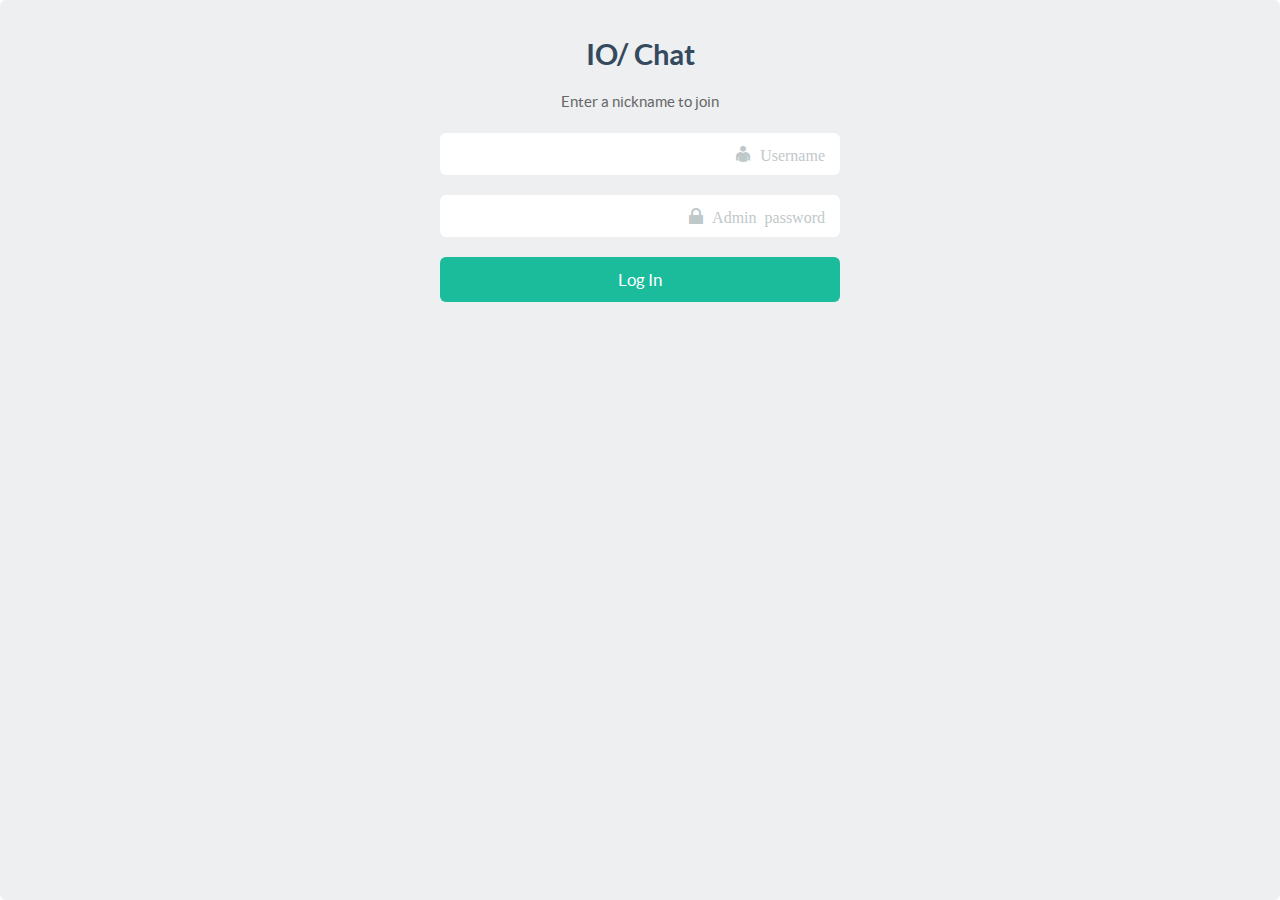
<file: src/main/resources/static/index.html>
<!DOCTYPE html>
<html lang="en" ng-app="springChat">
	<head>
	  <meta charset="utf-8" />
	  <title>Spring WebSocket Chat</title>
	  <link href="lib/flat-ui/dist/css/vendor/bootstrap.min.css" rel="stylesheet">
	  <link href="lib/flat-ui/dist/css/flat-ui.css" rel="stylesheet">
	  <link href="css/chat.css" rel="stylesheet">
	</head>
	<body>
		<div class="container">
			<div class="login-form">
				<h4>IO/ Chat</h4>
				<p><small style="color:#666">Enter a nickname to join</small></p>
				<form method="post">
					<div class="form-group">
						<input type="text" class="form-control login-field" name="username" />
						<label class="login-field-icon fui-user" for="login-name"> Username</label>
					</div>
					<div class="form-group">
						<input type="password" class="form-control login-field" name="password" />
						<label class="login-field-icon fui-lock" for="login-pass"> Admin password </label>
					</div>
					<input class="btn btn-primary btn-lg btn-block"  type="submit" value="Log In"/>
				</form>
			</div>
		</div>
	</body>
</html>
</file>
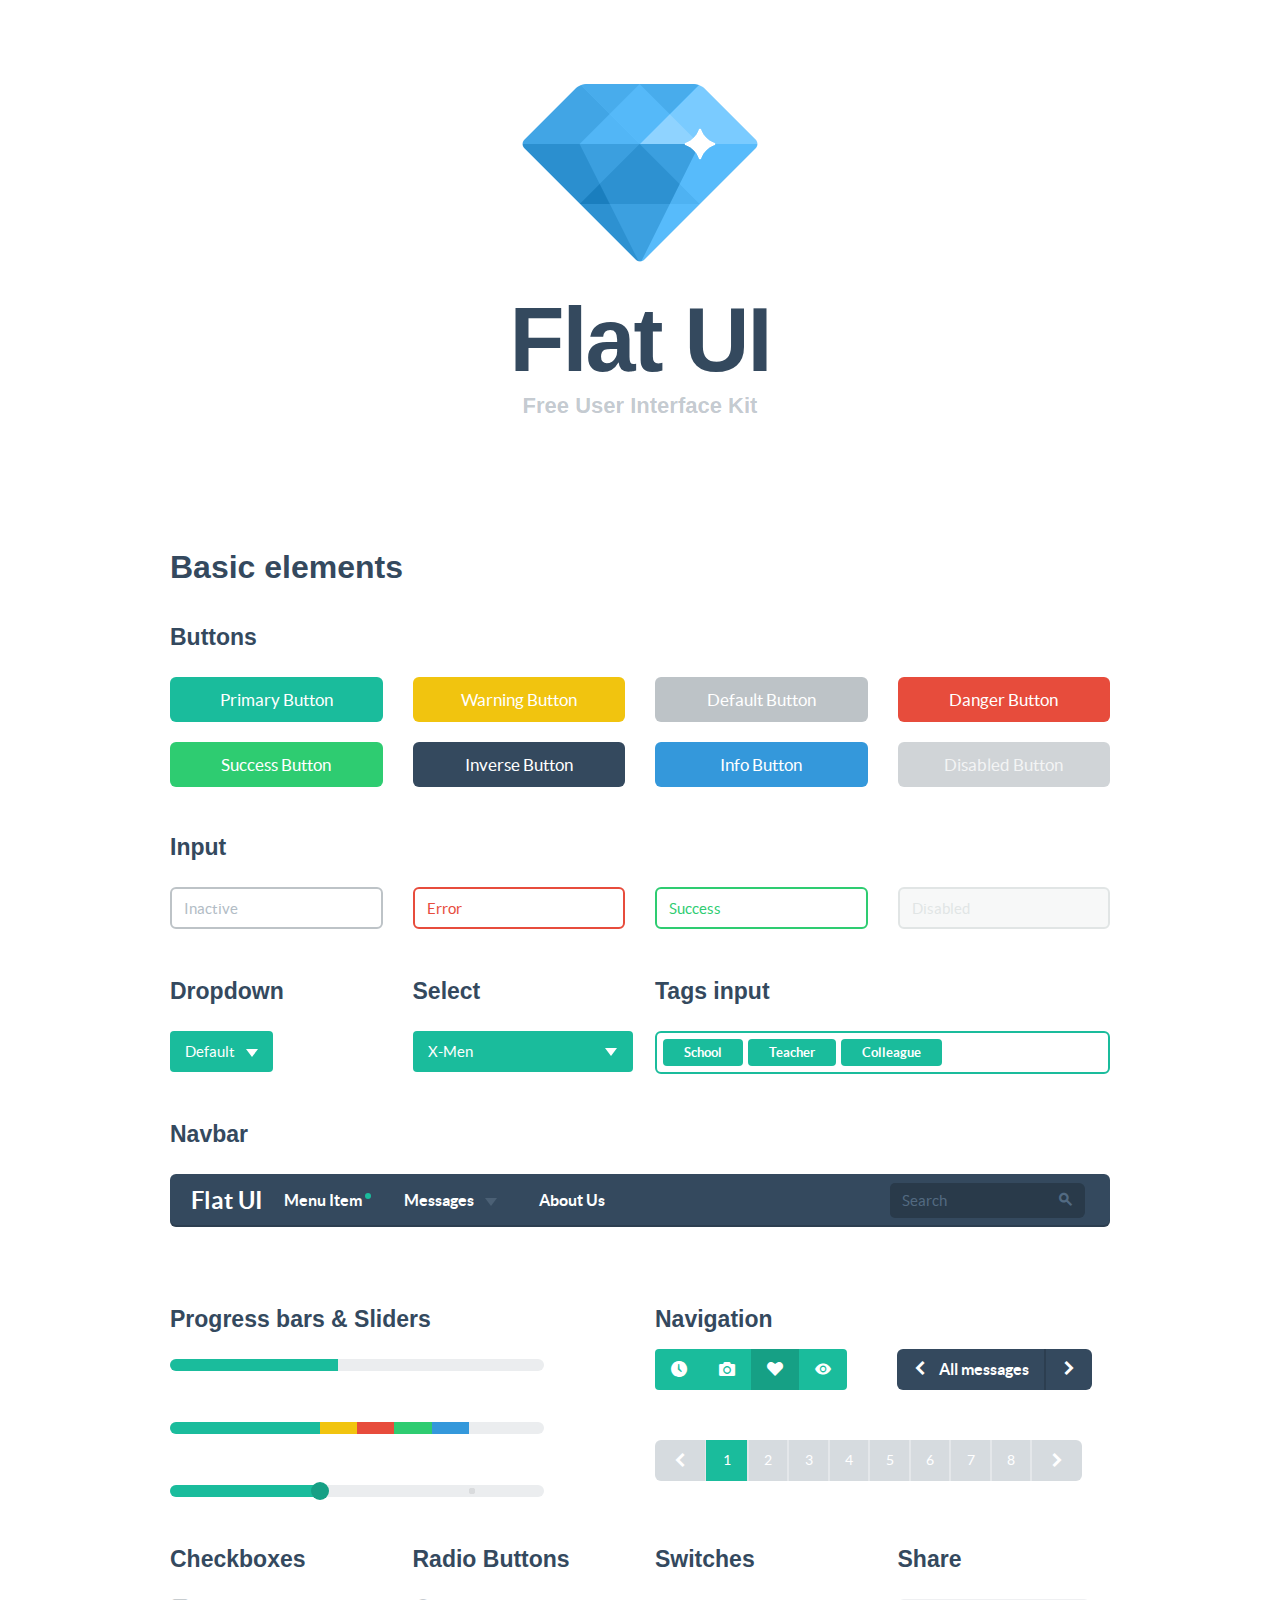
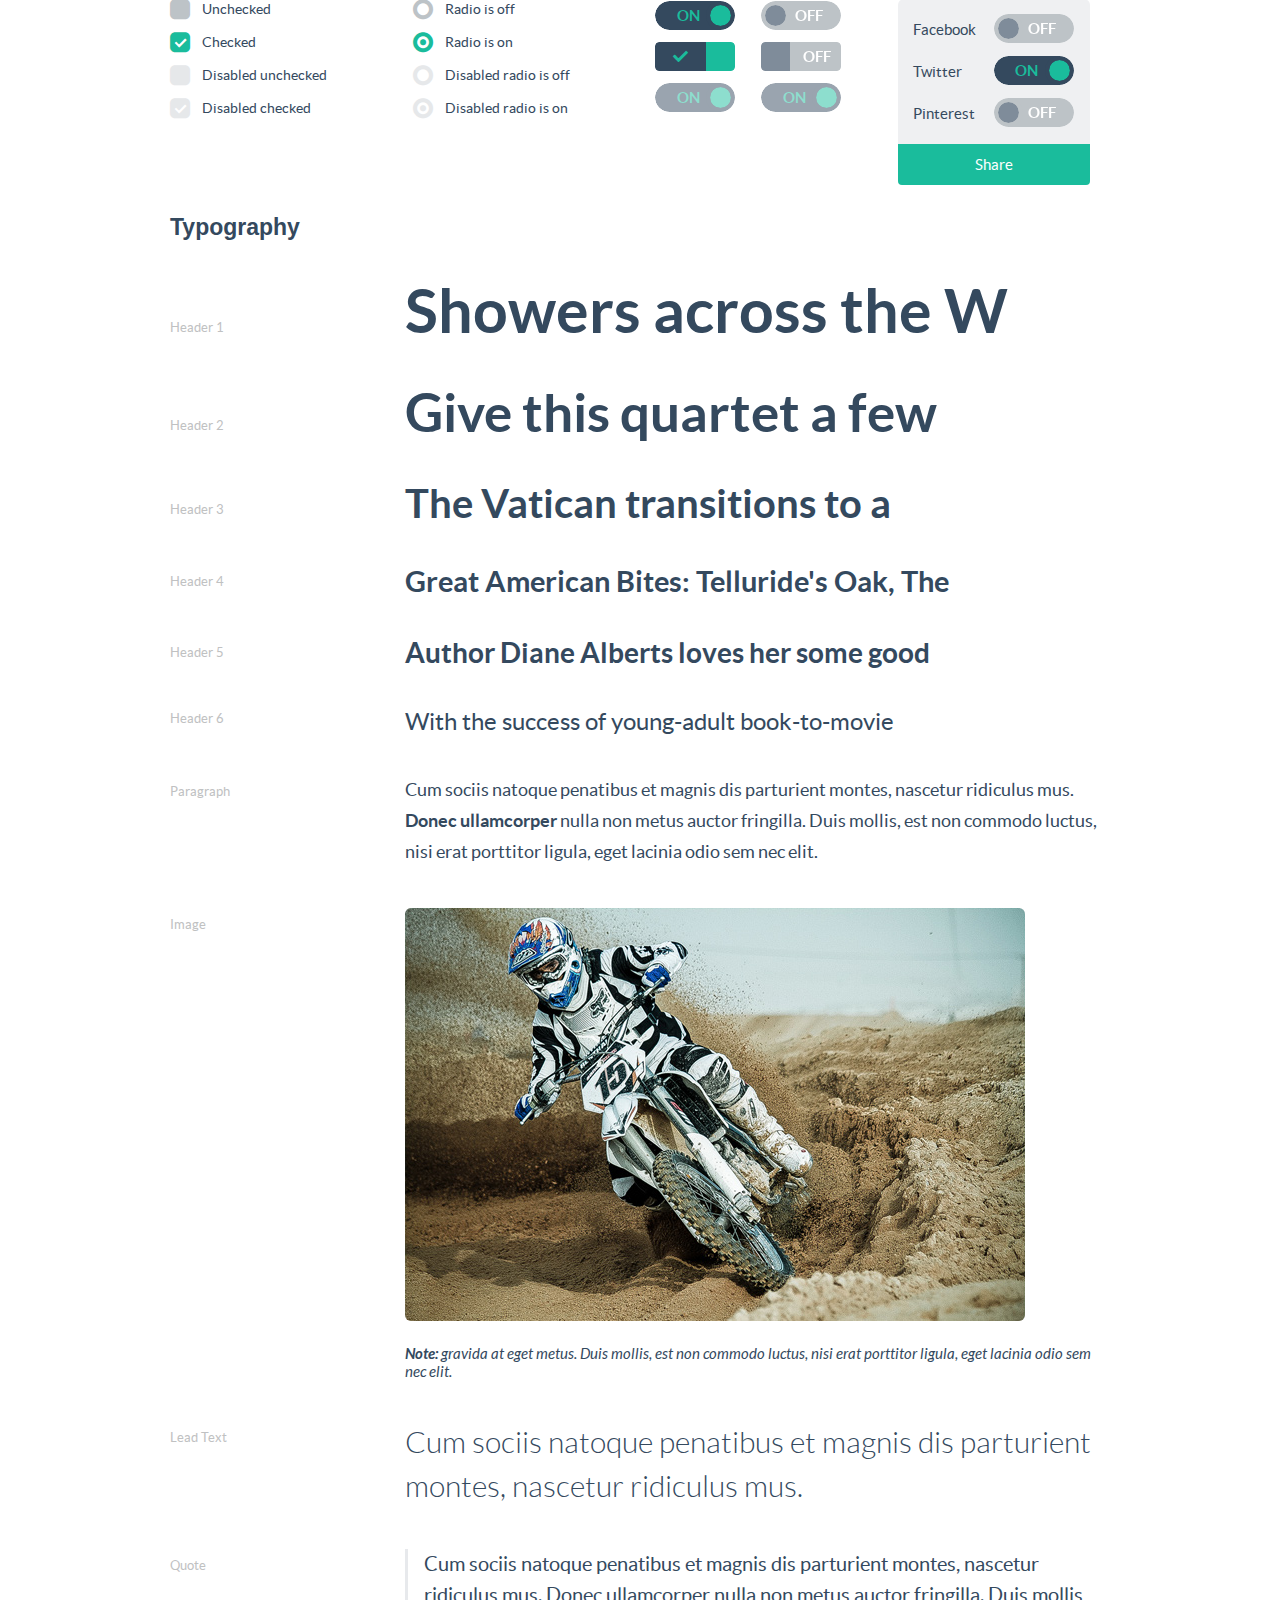
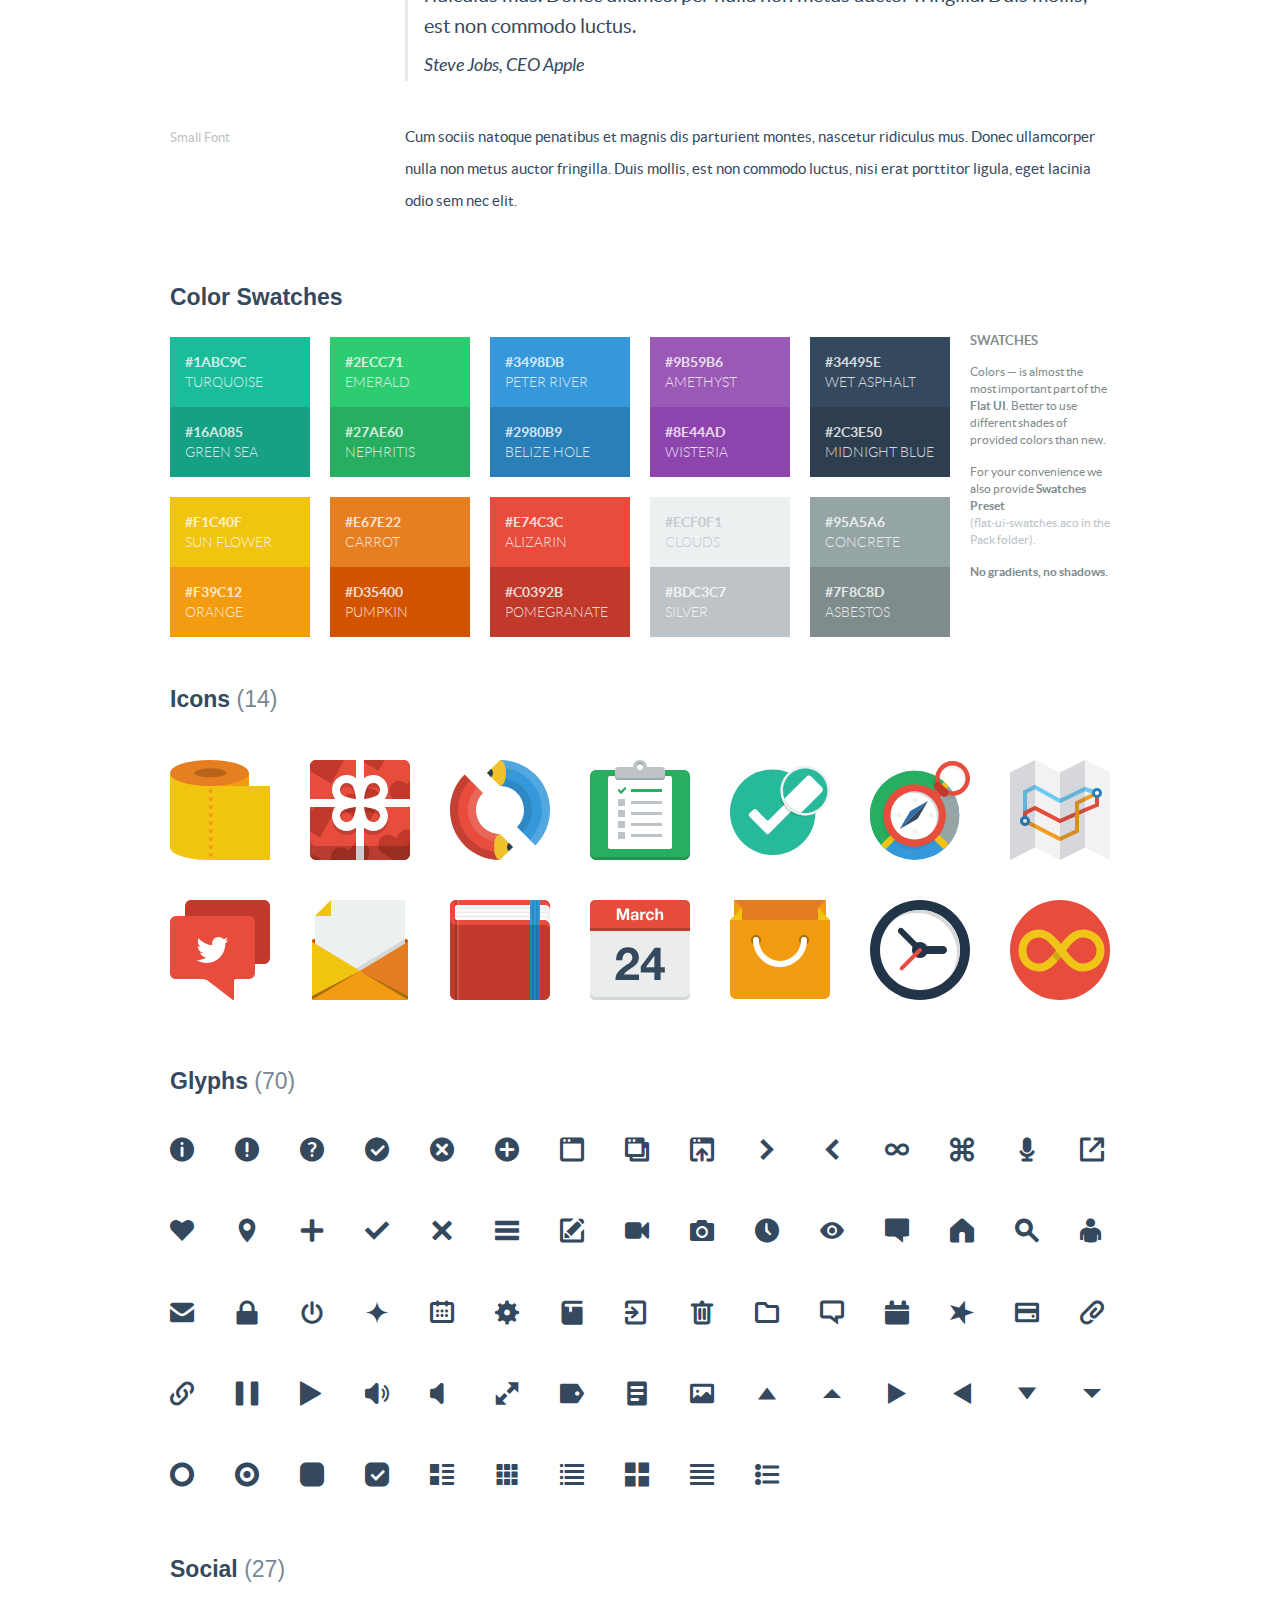
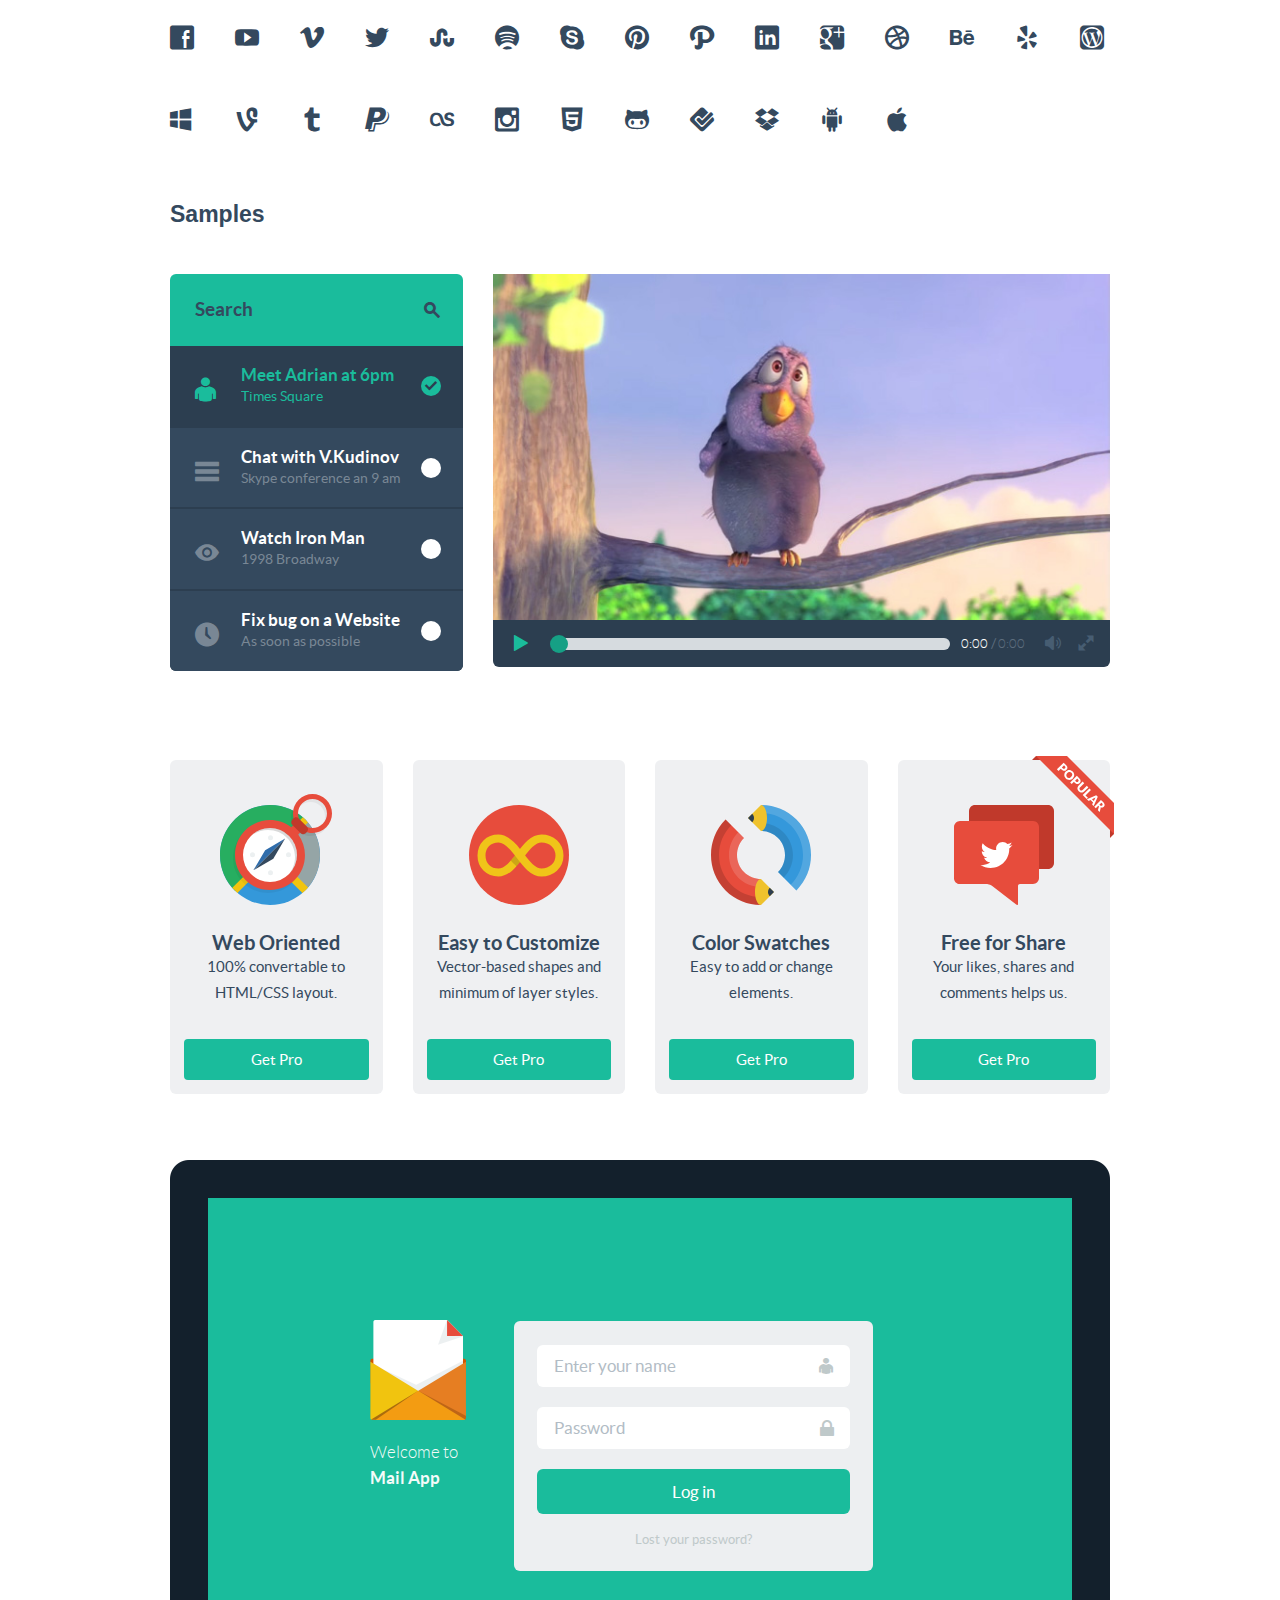
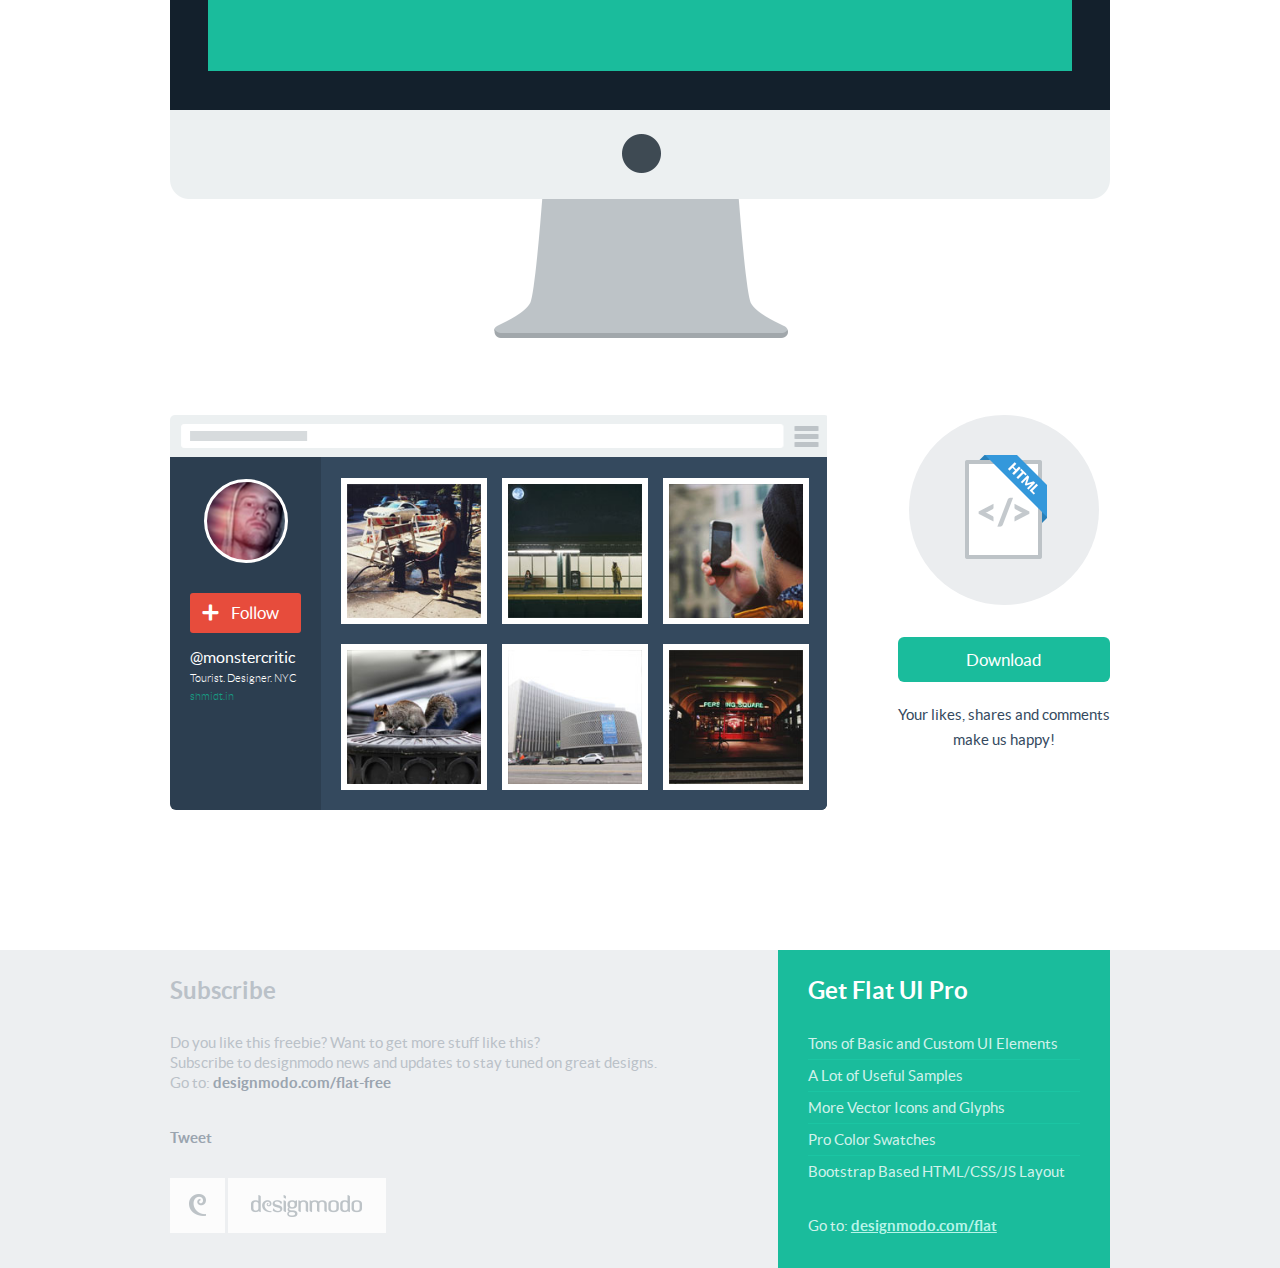
<file: src/main/resources/static/lib/flat-ui/index.html>
<!DOCTYPE html>
<html lang="en">
  <head>
    <meta charset="utf-8">
    <title>Flat UI - Free Bootstrap Framework and Theme</title>
    <meta name="description" content="Flat UI Kit Free is a Twitter Bootstrap Framework design and Theme, this responsive framework includes a PSD and HTML version."/>

    <meta name="viewport" content="width=1000, initial-scale=1.0, maximum-scale=1.0">

    <!-- Loading Bootstrap -->
    <link href="dist/css/vendor/bootstrap.min.css" rel="stylesheet">

    <!-- Loading Flat UI -->
    <link href="dist/css/flat-ui.css" rel="stylesheet">
    <link href="docs/assets/css/demo.css" rel="stylesheet">

    <link rel="shortcut icon" href="img/favicon.ico">

    <!-- HTML5 shim, for IE6-8 support of HTML5 elements. All other JS at the end of file. -->
    <!--[if lt IE 9]>
      <script src="dist/js/vendor/html5shiv.js"></script>
      <script src="dist/js/vendor/respond.min.js"></script>
    <![endif]-->
  </head>
  <body>
    <div class="container">
      <div class="demo-headline">
        <h1 class="demo-logo">
          <div class="logo"></div>
          Flat UI
          <small>Free User Interface Kit</small>
        </h1>
      </div> <!-- /demo-headline -->

      <h1 class="demo-section-title">Basic elements</h1>
      <h3 class="demo-panel-title">Buttons</h3>

      <div class="row demo-row">
        <div class="col-xs-3">
          <a href="#fakelink" class="btn btn-block btn-lg btn-primary">Primary Button</a>
        </div>
        <div class="col-xs-3">
          <a href="#fakelink" class="btn btn-block btn-lg btn-warning">Warning Button</a>
        </div>
        <div class="col-xs-3">
          <a href="#fakelink" class="btn btn-block btn-lg btn-default">Default Button</a>
        </div>
        <div class="col-xs-3">
          <a href="#fakelink" class="btn btn-block btn-lg btn-danger">Danger Button</a>
        </div>
      </div> <!-- /row -->

      <div class="row demo-row">
        <div class="col-xs-3">
          <a href="#fakelink" class="btn btn-block btn-lg btn-success">Success Button</a>
        </div>
        <div class="col-xs-3">
          <a href="#fakelink" class="btn btn-block btn-lg btn-inverse">Inverse Button</a>
        </div>
        <div class="col-xs-3">
          <a href="#fakelink" class="btn btn-block btn-lg btn-info">Info Button</a>
        </div>
        <div class="col-xs-3">
          <a href="#fakelink" class="btn btn-block btn-lg btn-default disabled">Disabled Button</a>
        </div>
      </div> <!-- /row -->

      <h3 class="demo-panel-title">Input</h3>
      <div class="row">
        <div class="col-xs-3">
          <div class="form-group">
            <input type="text" value="" placeholder="Inactive" class="form-control" />
          </div>
        </div>
        <div class="col-xs-3">
          <div class="form-group has-error">
            <input type="text" value="Error" class="form-control" />
          </div>
        </div>
        <div class="col-xs-3">
          <div class="form-group has-success">
            <input type="text" value="Success" class="form-control" />
            <span class="input-icon fui-check-inverted"></span>
          </div>
        </div>
        <div class="col-xs-3">
          <div class="form-group">
            <input type="text" value="Disabled" disabled="disabled" class="form-control" />
          </div>
        </div>
      </div> <!-- /row -->

      <div class="row">
        <div class="col-xs-3">
          <h3 class="demo-panel-title">Dropdown</h3>

          <div class="btn-group">
            <button data-toggle="dropdown" class="btn btn-primary dropdown-toggle" type="button">Default <span class="caret"></span></button>
            <ul role="menu" class="dropdown-menu">
              <li><a href="#">Action</a></li>
              <li><a href="#">Another action</a></li>
              <li><a href="#">Something else here</a></li>
              <li class="divider"></li>
              <li><a href="#">Separated link</a></li>
            </ul>
          </div><!-- /btn-group -->
        </div> <!-- /.col-xs-3 -->
        <div class="col-xs-3">
          <h3 class="demo-panel-title">Select</h3>
          <select class="form-control select select-primary" data-toggle="select">
            <option value="0">Choose hero</option>
            <option value="1">Spider Man</option>
            <option value="2">Wolverine</option>
            <option value="3">Captain America</option>
            <option value="4" selected>X-Men</option>
            <option value="5">Crocodile</option>
          </select>
        </div> <!-- /.col-xs-3 -->
        <div class="col-xs-6">
          <h3 class="demo-panel-title">Tags input</h3>
          <div class="tagsinput-primary">
            <input name="tagsinput" class="tagsinput" data-role="tagsinput" value="School, Teacher, Colleague" />
          </div>
        </div> <!-- /.col-xs-6 -->
      </div> <!-- /.row -->

      <h3 class="demo-panel-title">Navbar</h3>
      <div class="row demo-row">
        <div class="col-xs-12">
          <nav class="navbar navbar-inverse navbar-embossed" role="navigation">
            <div class="navbar-header">
              <button type="button" class="navbar-toggle" data-toggle="collapse" data-target="#navbar-collapse-01">
                <span class="sr-only">Toggle navigation</span>
              </button>
              <a class="navbar-brand" href="#">Flat UI</a>
            </div>
            <div class="collapse navbar-collapse" id="navbar-collapse-01">
              <ul class="nav navbar-nav navbar-left">
                <li><a href="#fakelink">Menu Item<span class="navbar-unread">1</span></a></li>
                <li class="dropdown">
                  <a href="#" class="dropdown-toggle" data-toggle="dropdown">Messages <b class="caret"></b></a>
                  <span class="dropdown-arrow"></span>
                  <ul class="dropdown-menu">
                    <li><a href="#">Action</a></li>
                    <li><a href="#">Another action</a></li>
                    <li><a href="#">Something else here</a></li>
                    <li class="divider"></li>
                    <li><a href="#">Separated link</a></li>
                  </ul>
                </li>
                <li><a href="#fakelink">About Us</a></li>
               </ul>
               <form class="navbar-form navbar-right" action="#" role="search">
                <div class="form-group">
                  <div class="input-group">
                    <input class="form-control" id="navbarInput-01" type="search" placeholder="Search">
                    <span class="input-group-btn">
                      <button type="submit" class="btn"><span class="fui-search"></span></button>
                    </span>
                  </div>
                </div>
              </form>
            </div><!-- /.navbar-collapse -->
          </nav><!-- /navbar -->
        </div>
      </div> <!-- /row -->

      <div class="row">
        <div class="col-xs-5">
          <h3 class="demo-panel-title">Progress bars &amp; Sliders</h3>
          <div class="progress">
            <div class="progress-bar" style="width: 45%;"></div>
          </div>
          <br/>
          <div class="progress">
            <div class="progress-bar" style="width: 40%;"></div>
            <div class="progress-bar progress-bar-warning" style="width: 10%;"></div>
            <div class="progress-bar progress-bar-danger" style="width: 10%;"></div>
            <div class="progress-bar progress-bar-success" style="width: 10%;"></div>
            <div class="progress-bar progress-bar-info" style="width: 10%;"></div>
          </div>
          <br/>
          <div id="slider" class="ui-slider">
            <div class="ui-slider-segment"></div>
            <div class="ui-slider-segment"></div>
            <div class="ui-slider-segment"></div>
          </div>
        </div> <!-- /sliders -->

        <div class="col-xs-6 col-xs-offset-1">
          <h3 class="demo-panel-title">Navigation</h3>
          <div class="row demo-navigation">
            <div class="col-xs-6">
              <div class="btn-toolbar">
                <div class="btn-group">
                  <a class="btn btn-primary" href="#fakelink"><span class="fui-time"></span></a>
                  <a class="btn btn-primary" href="#fakelink"><span class="fui-photo"></span></a>
                  <a class="btn btn-primary active" href="#fakelink"><span class="fui-heart"></span></a>
                  <a class="btn btn-primary" href="#fakelink"><span class="fui-eye"></span></a>
                </div>
              </div> <!-- /toolbar -->
            </div>
            <div class="col-xs-6 demo-pager">
              <ul class="pager">
                <li class="previous">
                  <a href="#fakelink">
                    <span class="fui-arrow-left"></span>
                    <span>All messages</span>
                  </a>
                </li>
                <li class="next">
                  <a href="#fakelink">
                    <span class="fui-arrow-right"></span>
                  </a>
                </li>
              </ul> <!-- /pager -->
            </div>
          </div> <!-- /demo-navigation -->

          <div class="pagination">
            <ul>
              <li class="previous"><a href="#fakelink" class="fui-arrow-left"></a></li>
              <li class="active"><a href="#fakelink">1</a></li>
              <li><a href="#fakelink">2</a></li>
              <li><a href="#fakelink">3</a></li>
              <li><a href="#fakelink">4</a></li>
              <li><a href="#fakelink">5</a></li>
              <li><a href="#fakelink">6</a></li>
              <li><a href="#fakelink">7</a></li>
              <li><a href="#fakelink">8</a></li>
              <li class="next"><a href="#fakelink" class="fui-arrow-right"></a></li>
            </ul>
          </div> <!-- /pagination -->
        </div> <!-- /navigation -->
      </div> <!-- /row -->

      <div class="row">
        <div class="col-xs-3">
          <h3 class="demo-panel-title">Checkboxes</h3>
          <label class="checkbox" for="checkbox1">
            <input type="checkbox" value="" id="checkbox1" data-toggle="checkbox">
            Unchecked
          </label>
          <label class="checkbox" for="checkbox2">
            <input type="checkbox" checked="checked" value="" id="checkbox2" data-toggle="checkbox" checked="">
            Checked
          </label>
          <label class="checkbox" for="checkbox3">
            <input type="checkbox" value="" id="checkbox3" data-toggle="checkbox" disabled="">
            Disabled unchecked
          </label>
          <label class="checkbox" for="checkbox4">
            <input type="checkbox" checked="checked" value="" id="checkbox4" data-toggle="checkbox" disabled="" checked="">
            Disabled checked
          </label>
        </div> <!-- /checkboxes col-xs-3 -->

        <div class="col-xs-3">
          <h3 class="demo-panel-title">Radio Buttons</h3>
          <label class="radio">
            <input type="radio" name="optionsRadios" id="optionsRadios1" value="option1" data-toggle="radio">
            Radio is off
          </label>
          <label class="radio">
            <input type="radio" name="optionsRadios" id="optionsRadios2" value="option1" data-toggle="radio" checked="">
            Radio is on
          </label>

          <label class="radio">
            <input type="radio" name="optionsRadiosDisabled" id="optionsRadios3" value="option2" data-toggle="radio" disabled="">
            Disabled radio is off
          </label>
          <label class="radio">
            <input type="radio" name="optionsRadiosDisabled" id="optionsRadios4" value="option2" data-toggle="radio" checked="" disabled="">
            Disabled radio is on
          </label>
        </div> <!-- /radios col-xs-3 -->

        <div class="col-xs-3">
          <h3 class="demo-panel-title">Switches</h3>

          <table width="100%">
            <tr>
              <td width="50%" class="pbm">
                <input type="checkbox" checked data-toggle="switch" id="custom-switch-01" />
              </td>
              <td class="pbm">
                <input type="checkbox" data-toggle="switch" id="custom-switch-02" />
              </td>
            </tr>
            <tr>
              <td class="pbm">
                <div class="bootstrap-switch-square">
                  <input type="checkbox" checked data-toggle="switch" id="custom-switch-03" data-on-text="<span class='fui-check'></span>" data-off-text="<span class='fui-cross'></span>" />
                </div>
              </td>
              <td class="pbm">
                <div class="bootstrap-switch-square">
                  <input type="checkbox" data-toggle="switch" id="custom-switch-04" />
                </div>
              </td>
            </tr>
            <tr>
              <td>
                <input type="checkbox" checked disabled data-toggle="switch" id="custom-switch-5" />
              </td>
              <td>
                <input type="checkbox" checked disabled data-toggle="switch" id="custom-switch-6" />
              </td>
            </tr>
          </table>
        </div> <!-- /.col-xs-3 -->
        <div class="col-xs-3">
          <h3 class="demo-panel-title">Share</h3>
          <div class="share mrl">
            <ul>
              <li>
                <label class="share-label" for="share-toggle2">Facebook</label>
                <input type="checkbox" data-toggle="switch" />
              </li>
              <li>
                <label class="share-label" for="share-toggle4">Twitter</label>
                <input type="checkbox" checked="" data-toggle="switch" />
              </li>
              <li>
                <label class="share-label" for="share-toggle6">Pinterest</label>
                <input type="checkbox" data-toggle="switch" />
              </li>
            </ul>
            <a href="#" class="btn btn-primary btn-block btn-large">Share</a>
          </div> <!-- /share -->
        </div><!-- /.col-xs-3 -->
      </div> <!-- /.row -->

      <div class="demo-row typography-row">
      	<div class="demo-title">
      		<h3 class="demo-panel-title">Typography</h3>
      	</div>
      	<div class="demo-content">
      		<div class="demo-type-example">
	      		<h1><span class="demo-heading-note">Header 1</span>Showers across the W</h1>
      		</div>
      		<div class="demo-type-example">
	      		<h2><span class="demo-heading-note">Header 2</span>Give this quartet a few</h2>
      		</div>
      		<div class="demo-type-example">
	      		<h3><span class="demo-heading-note">Header 3</span>The Vatican transitions to a</h3>
      		</div>
      		<div class="demo-type-example">
	      		<h4><span class="demo-heading-note">Header 4</span>Great American Bites: Telluride's Oak, The</h4>
      		</div>
      		<div class="demo-type-example">
	      		<h5><span class="demo-heading-note">Header 5</span>Author Diane Alberts loves her some good</h5>
      		</div>
      		<div class="demo-type-example">
	      		<h6><span class="demo-heading-note">Header 6</span>With the success of young-adult book-to-movie</h6>
      		</div>
      		<div class="demo-type-example">
	      		<span class="demo-text-note">Paragraph</span>
	          <p>Cum sociis natoque penatibus et magnis dis parturient montes, nascetur ridiculus mus. <strong>Donec ullamcorper</strong> nulla non metus auctor fringilla. Duis mollis, est non commodo luctus, nisi erat porttitor ligula, eget lacinia odio sem nec elit.</p>
      		</div>
      		<div class="demo-type-example">
	      		<span class="demo-text-note">Image</span>
	          <img src="docs/assets/img/example-image.jpg" alt="example-image" class="img-rounded img-responsive">
	          <p class="img-comment"><strong>Note:</strong> gravida at eget metus. Duis mollis, est non commodo luctus, nisi erat porttitor ligula, eget lacinia odio sem nec elit.</p>
      		</div>
      		<div class="demo-type-example">
	      		<span class="demo-text-note">Lead Text</span>
						<p class="lead">Cum sociis natoque penatibus et magnis dis parturient montes, nascetur ridiculus mus.</p>
      		</div>
      		<div class="demo-type-example">
	      		<span class="demo-text-note">Quote</span>
	          <blockquote>
	            <p>Cum sociis natoque penatibus et magnis dis parturient montes, nascetur ridiculus mus. Donec ullamcorper nulla non metus auctor fringilla. Duis mollis, est non commodo luctus.</p>
	            <small>Steve Jobs, CEO Apple</small>
	          </blockquote>
      		</div>
      		<div class="demo-type-example">
	      		<span class="demo-text-note">Small Font</span>
	          <p><small>Cum sociis natoque penatibus et magnis dis parturient montes, nascetur ridiculus mus. Donec ullamcorper nulla non metus auctor fringilla. Duis mollis, est non commodo luctus, nisi erat porttitor ligula, eget lacinia odio sem nec elit.</small></p>
      		</div>
      	</div><!-- /.demo-content-wide -->
      </div><!-- /.demo-row -->

      <h3 class="demo-panel-title">Color Swatches</h3>
      <div class="row demo-swatches-row">
	      <div class="swatches-col">
		      <div class="pallete-item">
			      <dl class="palette palette-turquoise">
                <dt>#1abc9c</dt>
                <dd>Turquoise</dd>
              </dl>
              <dl class="palette palette-green-sea">
                <dt>#16a085</dt>
                <dd>Green sea</dd>
              </dl>
		      </div>
		      <div class="pallete-item">
			      <dl class="palette palette-emerald">
              <dt>#2ecc71</dt>
              <dd>Emerald</dd>
            </dl>
            <dl class="palette palette-nephritis">
              <dt>#27ae60</dt>
              <dd>Nephritis</dd>
            </dl>
		      </div>
		      <div class="pallete-item">
			      <dl class="palette palette-peter-river">
              <dt>#3498db</dt>
              <dd>Peter river</dd>
            </dl>
            <dl class="palette palette-belize-hole">
              <dt>#2980b9</dt>
              <dd>Belize hole</dd>
            </dl>
		      </div>
		      <div class="pallete-item">
			      <dl class="palette palette-amethyst">
              <dt>#9b59b6</dt>
              <dd>Amethyst</dd>
            </dl>
            <dl class="palette palette-wisteria">
              <dt>#8e44ad</dt>
              <dd>Wisteria</dd>
            </dl>
		      </div>
		      <div class="pallete-item">
			      <dl class="palette palette-wet-asphalt">
              <dt>#34495e</dt>
              <dd>Wet asphalt</dd>
            </dl>
            <dl class="palette palette-midnight-blue">
              <dt>#2c3e50</dt>
              <dd>Midnight blue</dd>
            </dl>
		      </div>
		      <div class="pallete-item">
			      <dl class="palette palette-sun-flower">
              <dt>#f1c40f</dt>
              <dd>Sun flower</dd>
            </dl>
            <dl class="palette palette-orange">
              <dt>#f39c12</dt>
              <dd>Orange</dd>
            </dl>
		      </div>
		      <div class="pallete-item">
			      <dl class="palette palette-carrot">
              <dt>#e67e22</dt>
              <dd>Carrot</dd>
            </dl>
            <dl class="palette palette-pumpkin">
              <dt>#d35400</dt>
              <dd>Pumpkin</dd>
            </dl>
		      </div>
		      <div class="pallete-item">
			      <dl class="palette palette-alizarin">
              <dt>#e74c3c</dt>
              <dd>Alizarin</dd>
            </dl>
            <dl class="palette palette-pomegranate">
              <dt>#c0392b</dt>
              <dd>Pomegranate</dd>
            </dl>
		      </div>
		      <div class="pallete-item">
			      <dl class="palette palette-clouds">
              <dt>#ecf0f1</dt>
              <dd>Clouds</dd>
            </dl>
            <dl class="palette palette-silver">
              <dt>#bdc3c7</dt>
              <dd>Silver</dd>
            </dl>
		      </div>
		      <div class="pallete-item">
			      <dl class="palette palette-concrete">
              <dt>#95a5a6</dt>
              <dd>Concrete</dd>
            </dl>
            <dl class="palette palette-asbestos">
              <dt>#7f8c8d</dt>
              <dd>Asbestos</dd>
            </dl>
		      </div>
	      </div> <!-- /swatches items -->
	      <div class="swatches-desc-col">
		      <h6 class="palette-headline">SWATCHES</h6>
          <p class="palette-paragraph">
            Colors &mdash; is almost the most important part of the <strong>Flat UI</strong>. Better to use different shades of provided colors than new.
          </p>
          <p class="palette-paragraph">
            For your convenience we also provide <strong>Swatches Preset</strong> <span>(flat&#8209;ui&#8209;swatches.aco in the Pack folder).</span>
          </p>
          <p class="palette-paragraph">
            <strong>No gradients, no shadows.</strong>
          </p>
	      </div> <!-- /swatches desc -->
      </div> <!-- /swatches row -->

      <h3 class="demo-panel-title">Icons <small>(14)</small></h3>
      <div class="demo-illustrations">
        <div class="demo-content">
          <div><img src="img/icons/svg/toilet-paper.svg" alt="Toilet-Paper"></div>
          <div><img src="img/icons/svg/gift-box.svg" alt="Gift-Box"></div>
          <div><img src="img/icons/svg/pencils.svg" alt="Pensils"></div>
          <div><img src="img/icons/svg/clipboard.svg" alt="Clipboard"></div>
          <div><img src="img/icons/svg/retina.svg" alt="Retina"></div>
          <div><img src="img/icons/svg/compas.svg" alt="Compas"></div>
          <div><img src="img/icons/svg/map.svg" alt="Map"></div>
          <div><img src="img/icons/svg/chat.svg" alt="Chat"></div>
          <div><img src="img/icons/svg/mail.svg" alt="Mail"></div>
          <div><img src="img/icons/svg/book.svg" alt="Book"></div>
          <div><img src="img/icons/svg/calendar.svg" alt="Calendar"></div>
          <div><img src="img/icons/svg/paper-bag.svg" alt="Pocket"></div>
          <div><img src="img/icons/svg/clocks.svg" alt="Watches"></div>
          <div><img src="img/icons/svg/loop.svg" alt="Infinity-Loop"></div>
        </div>
      </div>


      <h3 class="demo-panel-title">Glyphs <small>(70)</small></h3>
      <div class="demo-icons">
        <div class="demo-content">
          <span class="fui-info-circle"></span>
          <span class="fui-alert-circle"></span>
          <span class="fui-question-circle"></span>
          <span class="fui-check-circle"></span>
          <span class="fui-cross-circle"></span>
          <span class="fui-plus-circle"></span>
          <span class="fui-window"></span>
          <span class="fui-windows"></span>
          <span class="fui-upload"></span>
          <span class="fui-arrow-right"></span>
          <span class="fui-arrow-left"></span>
          <span class="fui-loop"></span>
          <span class="fui-cmd"></span>
          <span class="fui-mic"></span>
          <span class="fui-export"></span>
          <span class="fui-heart"></span>
          <span class="fui-location"></span>
          <span class="fui-plus"></span>
          <span class="fui-check"></span>
          <span class="fui-cross"></span>
          <span class="fui-list"></span>
          <span class="fui-new"></span>
          <span class="fui-video"></span>
          <span class="fui-photo"></span>
          <span class="fui-time"></span>
          <span class="fui-eye"></span>
          <span class="fui-chat"></span>
          <span class="fui-home"></span>
          <span class="fui-search"></span>
          <span class="fui-user"></span>
          <span class="fui-mail"></span>
          <span class="fui-lock"></span>
          <span class="fui-power"></span>
          <span class="fui-star"></span>
          <span class="fui-calendar"></span>
          <span class="fui-gear"></span>
          <span class="fui-bookmark"></span>
          <span class="fui-exit"></span>
          <span class="fui-trash"></span>
          <span class="fui-folder"></span>
          <span class="fui-bubble"></span>
          <span class="fui-calendar-solid"></span>
          <span class="fui-star-2"></span>
          <span class="fui-credit-card"></span>
          <span class="fui-clip"></span>
          <span class="fui-link"></span>
          <span class="fui-pause"></span>
          <span class="fui-play"></span>
          <span class="fui-volume"></span>
          <span class="fui-mute"></span>
          <span class="fui-resize"></span>
          <span class="fui-tag"></span>
          <span class="fui-document"></span>
          <span class="fui-image"></span>
          <span class="fui-triangle-up"></span>
          <span class="fui-triangle-up-small"></span>
          <span class="fui-triangle-right-large"></span>
          <span class="fui-triangle-left-large"></span>
          <span class="fui-triangle-down"></span>
          <span class="fui-triangle-down-small"></span>
          <span class="fui-radio-unchecked"></span>
          <span class="fui-radio-checked"></span>
          <span class="fui-checkbox-unchecked"></span>
          <span class="fui-checkbox-checked"></span>
          <span class="fui-list-thumbnailed"></span>
          <span class="fui-list-small-thumbnails"></span>
          <span class="fui-list-numbered"></span>
          <span class="fui-list-large-thumbnails"></span>
          <span class="fui-list-columned"></span>
          <span class="fui-list-bulleted"></span>
        </div><!-- /.demo-content -->
      </div><!-- /.demo-icons -->

      <h3 class="demo-panel-title">Social <small>(27)</small></h3>
      <div class="demo-icons">
        <div class="demo-content">
          <span class="fui-facebook"></span>
          <span class="fui-youtube"></span>
          <span class="fui-vimeo"></span>
          <span class="fui-twitter"></span>
          <span class="fui-stumbleupon"></span>
          <span class="fui-spotify"></span>
          <span class="fui-skype"></span>
          <span class="fui-pinterest"></span>
          <span class="fui-path"></span>
          <span class="fui-linkedin"></span>
          <span class="fui-google-plus"></span>
          <span class="fui-dribbble"></span>
          <span class="fui-behance"></span>
          <span class="fui-yelp"></span>
          <span class="fui-wordpress"></span>
          <span class="fui-windows-8"></span>
          <span class="fui-vine"></span>
          <span class="fui-tumblr"></span>
          <span class="fui-paypal"></span>
          <span class="fui-lastfm"></span>
          <span class="fui-instagram"></span>
          <span class="fui-html5"></span>
          <span class="fui-github"></span>
          <span class="fui-foursquare"></span>
          <span class="fui-dropbox"></span>
          <span class="fui-android"></span>
          <span class="fui-apple"></span>
        </div><!-- /.demo-content -->
      </div><!-- /.demo-icons -->

      <h3 class="demo-panel-title mbl pbl">Samples</h3>
      <div class="row demo-samples">
        <div class="col-xs-4">
          <div class="todo">
            <div class="todo-search">
              <input class="todo-search-field" type="search" value="" placeholder="Search" />
            </div>
            <ul>
              <li class="todo-done">
                <div class="todo-icon fui-user"></div>
                <div class="todo-content">
                  <h4 class="todo-name">
                    Meet <strong>Adrian</strong> at <strong>6pm</strong>
                  </h4>
                  Times Square
                </div>
              </li>
              <li>
                <div class="todo-icon fui-list"></div>
                <div class="todo-content">
                  <h4 class="todo-name">
                    Chat with <strong>V.Kudinov</strong>
                  </h4>
                  Skype conference an 9 am
                </div>
              </li>
              <li>
                <div class="todo-icon fui-eye"></div>
                <div class="todo-content">
                  <h4 class="todo-name">
                    Watch <strong>Iron Man</strong>
                  </h4>
                  1998 Broadway
                </div>
              </li>
              <li>
                <div class="todo-icon fui-time"></div>
                <div class="todo-content">
                  <h4 class="todo-name">
                    Fix bug on a <strong>Website</strong>
                  </h4>
                  As soon as possible
                </div>
              </li>
            </ul>
          </div><!-- /.todo -->
        </div><!-- /.col-xs-4 -->

        <div class="col-xs-8">
          <video class="video-js" preload="auto" poster="docs/assets/img/video/poster.jpg" data-setup="{}">
            <source src="http://iurevych.github.com/Flat-UI-videos/big_buck_bunny.mp4" type="video/mp4">
            <source src="http://iurevych.github.com/Flat-UI-videos/big_buck_bunny.webm" type="video/webm">
          </video>
        </div> <!-- /video -->
      </div>

      <div class="row demo-tiles">
        <div class="col-xs-3">
          <div class="tile">
            <img src="img/icons/svg/compas.svg" alt="Compas" class="tile-image big-illustration">
            <h3 class="tile-title">Web Oriented</h3>
            <p>100% convertable to HTML/CSS layout.</p>
            <a class="btn btn-primary btn-large btn-block" href="http://designmodo.com/flat">Get Pro</a>
          </div>
        </div>

        <div class="col-xs-3">
          <div class="tile">
            <img src="img/icons/svg/loop.svg" alt="Infinity-Loop" class="tile-image">
            <h3 class="tile-title">Easy to Customize</h3>
            <p>Vector-based shapes and minimum of layer styles.</p>
            <a class="btn btn-primary btn-large btn-block" href="http://designmodo.com/flat">Get Pro</a>
          </div>
        </div>

        <div class="col-xs-3">
          <div class="tile">
            <img src="img/icons/svg/pencils.svg" alt="Pensils" class="tile-image">
            <h3 class="tile-title">Color Swatches</h3>
            <p>Easy to add or change elements. </p>
            <a class="btn btn-primary btn-large btn-block" href="http://designmodo.com/flat">Get Pro</a>
          </div>
        </div>

        <div class="col-xs-3">
          <div class="tile tile-hot">
            <img src="img/icons/svg/ribbon.svg" alt="ribbon" class="tile-hot-ribbon">
            <img src="img/icons/svg/chat.svg" alt="Chat" class="tile-image">
            <h3 class="tile-title">Free for Share</h3>
            <p>Your likes, shares and comments helps us.</p>
            <a class="btn btn-primary btn-large btn-block" href="http://designmodo.com/flat">Get Pro</a>
          </div>

        </div>
      </div> <!-- /tiles -->

      <div class="login">
        <div class="login-screen">
          <div class="login-icon">
            <img src="img/login/icon.png" alt="Welcome to Mail App" />
            <h4>Welcome to <small>Mail App</small></h4>
          </div>

          <div class="login-form">
            <div class="form-group">
              <input type="text" class="form-control login-field" value="" placeholder="Enter your name" id="login-name" />
              <label class="login-field-icon fui-user" for="login-name"></label>
            </div>

            <div class="form-group">
              <input type="password" class="form-control login-field" value="" placeholder="Password" id="login-pass" />
              <label class="login-field-icon fui-lock" for="login-pass"></label>
            </div>

            <a class="btn btn-primary btn-lg btn-block" href="#">Log in</a>
            <a class="login-link" href="#">Lost your password?</a>
          </div>
        </div>
      </div>

      <div class="row">
        <div class="col-xs-9">
          <div class="demo-browser">
            <div class="demo-browser-side">
              <div class="demo-browser-author"></div>
              <div class="demo-browser-action">
                <a class="btn btn-danger btn-lg btn-block" href="http://twitter.com/monstercritic" target="_blank">
                  <span class="fui-plus"></span>Follow
                </a>
              </div>
              <h5>@monstercritic</h5>
              <h6>
                Tourist. Designer. NYC
                <a href="http://shmidt.in" target="_blank">shmidt.in</a>
              </h6>
            </div>
            <div class="demo-browser-content">
              <img src="docs/assets/img/demo/browser-pic-1.jpg" alt="" />
              <img src="docs/assets/img/demo/browser-pic-2.jpg" alt="" />
              <img src="docs/assets/img/demo/browser-pic-3.jpg" alt="" />
              <img src="docs/assets/img/demo/browser-pic-4.jpg" alt="" />
              <img src="docs/assets/img/demo/browser-pic-5.jpg" alt="" />
              <img src="docs/assets/img/demo/browser-pic-6.jpg" alt="" />
            </div>
          </div>
        </div>

        <div class="col-xs-3">
          <div class="demo-download">
            <img src="docs/assets/img/demo/html-icon.png" src="Free PSD" />
          </div>

          <a href="https://github.com/designmodo/Flat-UI/archive/master.zip" class="btn btn-primary btn-lg btn-block">Download</a>

          <p class="demo-download-text">Your likes, shares and comments make us happy!</p>
        </div>
      </div> <!-- /download area -->

    </div> <!-- /container -->

    <footer>
      <div class="container">
        <div class="row">
          <div class="col-xs-7">
            <h3 class="footer-title">Subscribe</h3>
            <p>Do you like this freebie? Want to get more stuff like this?<br/>
              Subscribe to designmodo news and updates to stay tuned on great designs.<br/>
              Go to: <a href="http://designmodo.com/flat-free" target="_blank">designmodo.com/flat-free</a>
            </p>

            <p class="pvl">
              <a href="https://twitter.com/share" class="twitter-share-button" data-url="http://designmodo.com/flat-free/" data-text="Flat UI Free - PSD&amp;amp;HTML User Interface Kit" data-via="designmodo">Tweet</a>
							<script>!function(d,s,id){var js,fjs=d.getElementsByTagName(s)[0],p=/^http:/.test(d.location)?'http':'https';if(!d.getElementById(id)){js=d.createElement(s);js.id=id;js.src=p+'://platform.twitter.com/widgets.js';fjs.parentNode.insertBefore(js,fjs);}}(document, 'script', 'twitter-wjs');</script>
              <iframe src="http://ghbtns.com/github-btn.html?user=designmodo&repo=Flat-UI&type=watch&count=true" height="20" width="107" frameborder="0" scrolling="0" style="width:105px; height: 20px;" allowTransparency="true"></iframe>
              <iframe src="http://ghbtns.com/github-btn.html?user=designmodo&repo=Flat-UI&type=fork&count=true" height="20" width="107" frameborder="0" scrolling="0" style="width:105px; height: 20px;" allowTransparency="true"></iframe>
              <iframe src="http://ghbtns.com/github-btn.html?user=designmodo&type=follow&count=true" height="20" width="195" frameborder="0" scrolling="0" style="width:195px; height: 20px;" allowTransparency="true"></iframe>
            </p>

            <a class="footer-brand" href="http://designmodo.com" target="_blank">
              <img src="docs/assets/img/footer/logo.png" alt="Designmodo.com" />
            </a>
          </div> <!-- /col-xs-7 -->

          <div class="col-xs-5">
            <div class="footer-banner">
              <h3 class="footer-title">Get Flat UI Pro</h3>
              <ul>
                <li>Tons of Basic and Custom UI Elements</li>
                <li>A Lot of Useful Samples</li>
                <li>More Vector Icons and Glyphs</li>
                <li>Pro Color Swatches</li>
                <li>Bootstrap Based HTML/CSS/JS Layout</li>
              </ul>
              Go to: <a href="http://designmodo.com/flat" target="_blank">designmodo.com/flat</a>
            </div>
          </div>
        </div>
      </div>
    </footer>

    <script src="dist/js/vendor/jquery.min.js"></script>
    <script src="dist/js/vendor/video.js"></script>
    <script src="dist/js/flat-ui.min.js"></script>
    <script src="docs/assets/js/application.js"></script>

    <script>
      videojs.options.flash.swf = "dist/js/vendors/video-js.swf"
    </script>
  </body>
</html>
</file>
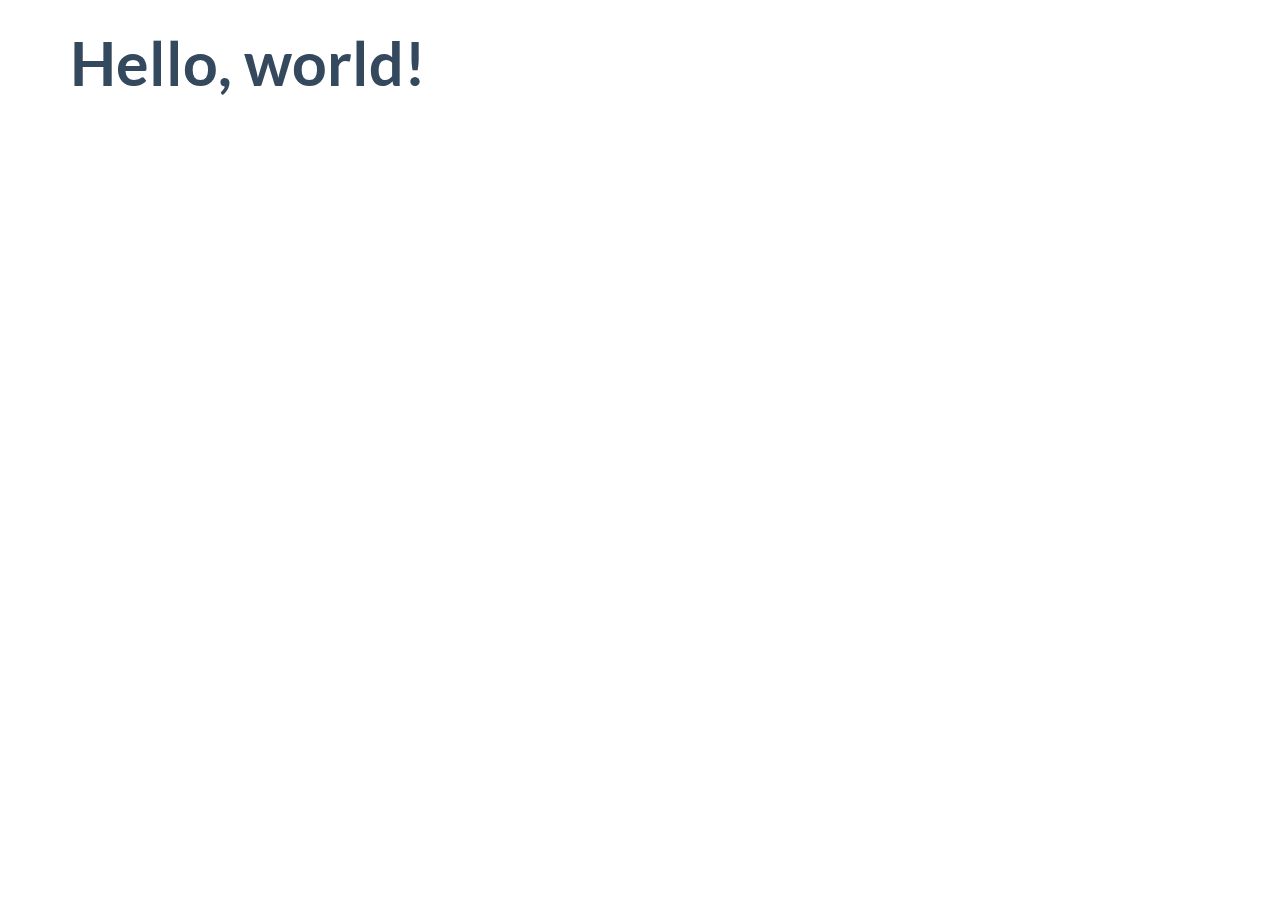
<file: src/main/resources/static/lib/flat-ui/dist/index.html>
<!DOCTYPE html>
<html lang="en">
  <head>
    <meta charset="utf-8">
    <title>Flat UI Free 101 Template</title>
    <meta name="viewport" content="width=device-width, initial-scale=1.0">

    <!-- Loading Bootstrap -->
    <link href="../dist/css/vendor/bootstrap.min.css" rel="stylesheet">

    <!-- Loading Flat UI -->
    <link href="../dist/css/flat-ui.min.css" rel="stylesheet">

    <link rel="shortcut icon" href="img/favicon.ico">

    <!-- HTML5 shim, for IE6-8 support of HTML5 elements. All other JS at the end of file. -->
    <!--[if lt IE 9]>
      <script src="js/vendor/html5shiv.js"></script>
      <script src="js/vendor/respond.min.js"></script>
    <![endif]-->
  </head>
  <body>
    <div class="container">
        <h1>Hello, world!</h1>
    </div>
    <!-- /.container -->


    <!-- jQuery (necessary for Flat UI's JavaScript plugins) -->
    <script src="../dist/js/vendor/jquery.min.js"></script>
    <!-- Include all compiled plugins (below), or include individual files as needed -->
    <script src="../dist/js/vendor/video.js"></script>
    <script src="../dist/js/flat-ui.min.js"></script>

  </body>
</html>
</file>
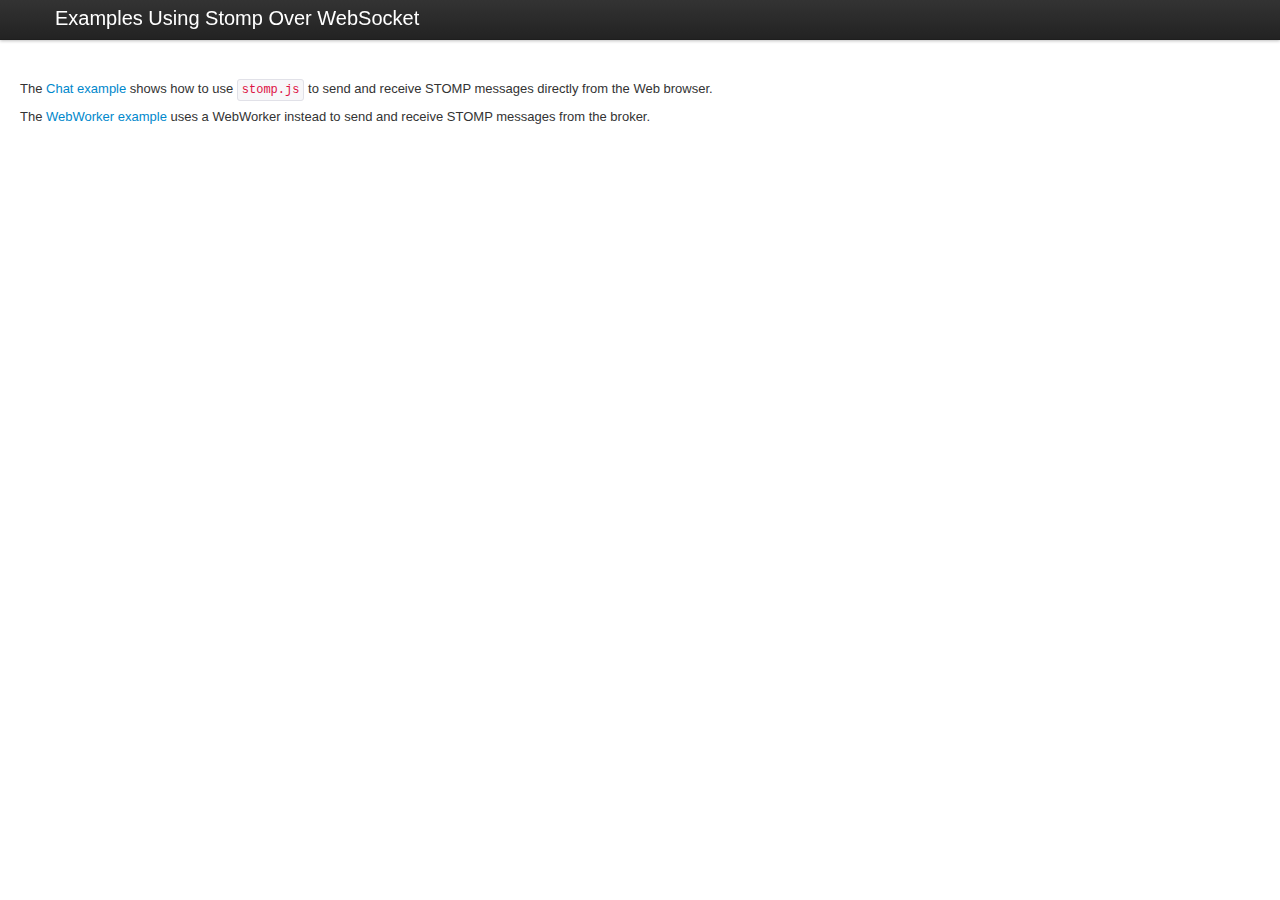
<file: src/main/resources/static/lib/stomp/example/index.html>
<!DOCTYPE html>
<html lang="en">
  <head>
    <meta charset="utf-8">
    <title>Examples Using STOMP Over WebSockets</title>
    <!--[if lt IE 9]>
      <script src="http://html5shim.googlecode.com/svn/trunk/html5.js"></script>
    <![endif]-->
    <link href="css/bootstrap.min.css" rel="stylesheet">
    <link href="css/bootstrap.min.responsive.css" rel="stylesheet">
    <style type="text/css">
      body { padding-top: 80px; }
    </style>
  </head>

  <body>
    
    <div class="navbar navbar-fixed-top">
      <div class="navbar-inner">
        <div class="container">
          <a class="brand" href="#">Examples Using Stomp Over WebSocket</a>
        </div>
      </div>
    </div>

    <div class="container-fluid">
      <div class="row-fluid">
        <p>The <a href="/chat/">Chat example</a> shows how to use <code>stomp.js</code> to send and receive STOMP messages directly from the Web browser.</p>
        <p>The <a href="/webworker/">WebWorker example</a> uses a WebWorker instead to send and receive STOMP messages from the broker.</p>
      </div>
    </div>
  </body>
</html>
</file>
<file: src/main/resources/static/lib/flat-ui/dist/css/flat-ui.css>
@font-face {
  font-family: 'Lato';
  src: url('../fonts/lato/lato-black.eot');
  src: url('../fonts/lato/lato-black.eot?#iefix') format('embedded-opentype'), url('../fonts/lato/lato-black.woff') format('woff'), url('../fonts/lato/lato-black.ttf') format('truetype'), url('../fonts/lato/lato-black.svg#latoblack') format('svg');
  font-weight: 900;
  font-style: normal;
}
@font-face {
  font-family: 'Lato';
  src: url('../fonts/lato/lato-bold.eot');
  src: url('../fonts/lato/lato-bold.eot?#iefix') format('embedded-opentype'), url('../fonts/lato/lato-bold.woff') format('woff'), url('../fonts/lato/lato-bold.ttf') format('truetype'), url('../fonts/lato/lato-bold.svg#latobold') format('svg');
  font-weight: bold;
  font-style: normal;
}
@font-face {
  font-family: 'Lato';
  src: url('../fonts/lato/lato-bolditalic.eot');
  src: url('../fonts/lato/lato-bolditalic.eot?#iefix') format('embedded-opentype'), url('../fonts/lato/lato-bolditalic.woff') format('woff'), url('../fonts/lato/lato-bolditalic.ttf') format('truetype'), url('../fonts/lato/lato-bolditalic.svg#latobold-italic') format('svg');
  font-weight: bold;
  font-style: italic;
}
@font-face {
  font-family: 'Lato';
  src: url('../fonts/lato/lato-italic.eot');
  src: url('../fonts/lato/lato-italic.eot?#iefix') format('embedded-opentype'), url('../fonts/lato/lato-italic.woff') format('woff'), url('../fonts/lato/lato-italic.ttf') format('truetype'), url('../fonts/lato/lato-italic.svg#latoitalic') format('svg');
  font-weight: normal;
  font-style: italic;
}
@font-face {
  font-family: 'Lato';
  src: url('../fonts/lato/lato-light.eot');
  src: url('../fonts/lato/lato-light.eot?#iefix') format('embedded-opentype'), url('../fonts/lato/lato-light.woff') format('woff'), url('../fonts/lato/lato-light.ttf') format('truetype'), url('../fonts/lato/lato-light.svg#latolight') format('svg');
  font-weight: 300;
  font-style: normal;
}
@font-face {
  font-family: 'Lato';
  src: url('../fonts/lato/lato-regular.eot');
  src: url('../fonts/lato/lato-regular.eot?#iefix') format('embedded-opentype'), url('../fonts/lato/lato-regular.woff') format('woff'), url('../fonts/lato/lato-regular.ttf') format('truetype'), url('../fonts/lato/lato-regular.svg#latoregular') format('svg');
  font-weight: normal;
  font-style: normal;
}
@font-face {
  font-family: 'Flat-UI-Icons';
  src: url('../fonts/glyphicons/flat-ui-icons-regular.eot');
  src: url('../fonts/glyphicons/flat-ui-icons-regular.eot?#iefix') format('embedded-opentype'), url('../fonts/glyphicons/flat-ui-icons-regular.woff') format('woff'), url('../fonts/glyphicons/flat-ui-icons-regular.ttf') format('truetype'), url('../fonts/glyphicons/flat-ui-icons-regular.svg#flat-ui-icons-regular') format('svg');
}
[class^="fui-"],
[class*="fui-"] {
  font-family: 'Flat-UI-Icons';
  speak: none;
  font-style: normal;
  font-weight: normal;
  font-variant: normal;
  text-transform: none;
  -webkit-font-smoothing: antialiased;
  -moz-osx-font-smoothing: grayscale;
}
.fui-triangle-up:before {
  content: "\e600";
}
.fui-triangle-down:before {
  content: "\e601";
}
.fui-triangle-up-small:before {
  content: "\e602";
}
.fui-triangle-down-small:before {
  content: "\e603";
}
.fui-triangle-left-large:before {
  content: "\e604";
}
.fui-triangle-right-large:before {
  content: "\e605";
}
.fui-arrow-left:before {
  content: "\e606";
}
.fui-arrow-right:before {
  content: "\e607";
}
.fui-plus:before {
  content: "\e608";
}
.fui-cross:before {
  content: "\e609";
}
.fui-check:before {
  content: "\e60a";
}
.fui-radio-unchecked:before {
  content: "\e60b";
}
.fui-radio-checked:before {
  content: "\e60c";
}
.fui-checkbox-unchecked:before {
  content: "\e60d";
}
.fui-checkbox-checked:before {
  content: "\e60e";
}
.fui-info-circle:before {
  content: "\e60f";
}
.fui-alert-circle:before {
  content: "\e610";
}
.fui-question-circle:before {
  content: "\e611";
}
.fui-check-circle:before {
  content: "\e612";
}
.fui-cross-circle:before {
  content: "\e613";
}
.fui-plus-circle:before {
  content: "\e614";
}
.fui-pause:before {
  content: "\e615";
}
.fui-play:before {
  content: "\e616";
}
.fui-volume:before {
  content: "\e617";
}
.fui-mute:before {
  content: "\e618";
}
.fui-resize:before {
  content: "\e619";
}
.fui-list:before {
  content: "\e61a";
}
.fui-list-thumbnailed:before {
  content: "\e61b";
}
.fui-list-small-thumbnails:before {
  content: "\e61c";
}
.fui-list-large-thumbnails:before {
  content: "\e61d";
}
.fui-list-numbered:before {
  content: "\e61e";
}
.fui-list-columned:before {
  content: "\e61f";
}
.fui-list-bulleted:before {
  content: "\e620";
}
.fui-window:before {
  content: "\e621";
}
.fui-windows:before {
  content: "\e622";
}
.fui-loop:before {
  content: "\e623";
}
.fui-cmd:before {
  content: "\e624";
}
.fui-mic:before {
  content: "\e625";
}
.fui-heart:before {
  content: "\e626";
}
.fui-location:before {
  content: "\e627";
}
.fui-new:before {
  content: "\e628";
}
.fui-video:before {
  content: "\e629";
}
.fui-photo:before {
  content: "\e62a";
}
.fui-time:before {
  content: "\e62b";
}
.fui-eye:before {
  content: "\e62c";
}
.fui-chat:before {
  content: "\e62d";
}
.fui-home:before {
  content: "\e62e";
}
.fui-upload:before {
  content: "\e62f";
}
.fui-search:before {
  content: "\e630";
}
.fui-user:before {
  content: "\e631";
}
.fui-mail:before {
  content: "\e632";
}
.fui-lock:before {
  content: "\e633";
}
.fui-power:before {
  content: "\e634";
}
.fui-calendar:before {
  content: "\e635";
}
.fui-gear:before {
  content: "\e636";
}
.fui-bookmark:before {
  content: "\e637";
}
.fui-exit:before {
  content: "\e638";
}
.fui-trash:before {
  content: "\e639";
}
.fui-folder:before {
  content: "\e63a";
}
.fui-bubble:before {
  content: "\e63b";
}
.fui-export:before {
  content: "\e63c";
}
.fui-calendar-solid:before {
  content: "\e63d";
}
.fui-star:before {
  content: "\e63e";
}
.fui-star-2:before {
  content: "\e63f";
}
.fui-credit-card:before {
  content: "\e640";
}
.fui-clip:before {
  content: "\e641";
}
.fui-link:before {
  content: "\e642";
}
.fui-tag:before {
  content: "\e643";
}
.fui-document:before {
  content: "\e644";
}
.fui-image:before {
  content: "\e645";
}
.fui-facebook:before {
  content: "\e646";
}
.fui-youtube:before {
  content: "\e647";
}
.fui-vimeo:before {
  content: "\e648";
}
.fui-twitter:before {
  content: "\e649";
}
.fui-spotify:before {
  content: "\e64a";
}
.fui-skype:before {
  content: "\e64b";
}
.fui-pinterest:before {
  content: "\e64c";
}
.fui-path:before {
  content: "\e64d";
}
.fui-linkedin:before {
  content: "\e64e";
}
.fui-google-plus:before {
  content: "\e64f";
}
.fui-dribbble:before {
  content: "\e650";
}
.fui-behance:before {
  content: "\e651";
}
.fui-stumbleupon:before {
  content: "\e652";
}
.fui-yelp:before {
  content: "\e653";
}
.fui-wordpress:before {
  content: "\e654";
}
.fui-windows-8:before {
  content: "\e655";
}
.fui-vine:before {
  content: "\e656";
}
.fui-tumblr:before {
  content: "\e657";
}
.fui-paypal:before {
  content: "\e658";
}
.fui-lastfm:before {
  content: "\e659";
}
.fui-instagram:before {
  content: "\e65a";
}
.fui-html5:before {
  content: "\e65b";
}
.fui-github:before {
  content: "\e65c";
}
.fui-foursquare:before {
  content: "\e65d";
}
.fui-dropbox:before {
  content: "\e65e";
}
.fui-android:before {
  content: "\e65f";
}
.fui-apple:before {
  content: "\e660";
}
body {
  font-family: "Lato", Helvetica, Arial, sans-serif;
  font-size: 18px;
  line-height: 1.72222;
  color: #34495e;
  background-color: #ffffff;
}
a {
  color: #16a085;
  text-decoration: none;
  -webkit-transition: .25s;
          transition: .25s;
}
a:hover,
a:focus {
  color: #1abc9c;
  text-decoration: none;
}
a:focus {
  outline: none;
}
.img-rounded {
  border-radius: 6px;
}
.img-thumbnail {
  padding: 4px;
  line-height: 1.72222;
  background-color: #ffffff;
  border: 2px solid #bdc3c7;
  border-radius: 6px;
  -webkit-transition: all 0.25s ease-in-out;
          transition: all 0.25s ease-in-out;
  display: inline-block;
  max-width: 100%;
  height: auto;
}
.img-comment {
  font-size: 15px;
  line-height: 1.2;
  font-style: italic;
  margin: 24px 0;
}
h1,
h2,
h3,
h4,
h5,
h6,
.h1,
.h2,
.h3,
.h4,
.h5,
.h6 {
  font-family: inherit;
  font-weight: 700;
  line-height: 1.1;
  color: inherit;
}
h1 small,
h2 small,
h3 small,
h4 small,
h5 small,
h6 small,
.h1 small,
.h2 small,
.h3 small,
.h4 small,
.h5 small,
.h6 small {
  color: #e7e9ec;
}
h1,
h2,
h3 {
  margin-top: 30px;
  margin-bottom: 15px;
}
h4,
h5,
h6 {
  margin-top: 15px;
  margin-bottom: 15px;
}
h6 {
  font-weight: normal;
}
h1,
.h1 {
  font-size: 61px;
}
h2,
.h2 {
  font-size: 53px;
}
h3,
.h3 {
  font-size: 40px;
}
h4,
.h4 {
  font-size: 29px;
}
h5,
.h5 {
  font-size: 28px;
}
h6,
.h6 {
  font-size: 24px;
}
p {
  font-size: 18px;
  line-height: 1.72222;
  margin: 0 0 15px;
}
.lead {
  margin-bottom: 30px;
  font-size: 28px;
  line-height: 1.46428571;
  font-weight: 300;
}
@media (min-width: 768px) {
  .lead {
    font-size: 30.006px;
  }
}
small,
.small {
  font-size: 83%;
  line-height: 2.067;
}
.text-muted {
  color: #bdc3c7;
}
.text-inverse {
  color: #ffffff;
}
.text-primary {
  color: #1abc9c;
}
a.text-primary:hover {
  color: #148f77;
}
.text-warning {
  color: #f1c40f;
}
a.text-warning:hover {
  color: #c29d0b;
}
.text-danger {
  color: #e74c3c;
}
a.text-danger:hover {
  color: #d62c1a;
}
.text-success {
  color: #2ecc71;
}
a.text-success:hover {
  color: #25a25a;
}
.text-info {
  color: #3498db;
}
a.text-info:hover {
  color: #217dbb;
}
.bg-primary {
  color: #ffffff;
  background-color: #34495e;
}
a.bg-primary:hover {
  background-color: #222f3d;
}
.bg-success {
  background-color: #dff0d8;
}
a.bg-success:hover {
  background-color: #c1e2b3;
}
.bg-info {
  background-color: #d9edf7;
}
a.bg-info:hover {
  background-color: #afd9ee;
}
.bg-warning {
  background-color: #fcf8e3;
}
a.bg-warning:hover {
  background-color: #f7ecb5;
}
.bg-danger {
  background-color: #f2dede;
}
a.bg-danger:hover {
  background-color: #e4b9b9;
}
.page-header {
  padding-bottom: 14px;
  margin: 60px 0 30px;
  border-bottom: 2px solid #e7e9ec;
}
ul,
ol {
  margin-bottom: 15px;
}
dl {
  margin-bottom: 30px;
}
dt,
dd {
  line-height: 1.72222;
}
@media (min-width: 768px) {
  .dl-horizontal dt {
    width: 160px;
  }
  .dl-horizontal dd {
    margin-left: 180px;
  }
}
abbr[title],
abbr[data-original-title] {
  border-bottom: 1px dotted #bdc3c7;
}
blockquote {
  border-left: 3px solid #e7e9ec;
  padding: 0 0 0 16px;
  margin: 0 0 30px;
}
blockquote p {
  font-size: 20px;
  line-height: 1.55;
  font-weight: normal;
  margin-bottom: .4em;
}
blockquote small,
blockquote .small {
  font-size: 18px;
  line-height: 1.72222;
  font-style: italic;
  color: inherit;
}
blockquote small:before,
blockquote .small:before {
  content: "";
}
blockquote.pull-right {
  padding-right: 16px;
  padding-left: 0;
  border-right: 3px solid #e7e9ec;
  border-left: 0;
}
blockquote.pull-right small:after {
  content: "";
}
address {
  margin-bottom: 30px;
  line-height: 1.72222;
}
sub,
sup {
  font-size: 70%;
}
code,
kbd,
pre,
samp {
  font-family: Monaco, Menlo, Consolas, "Courier New", monospace;
}
code {
  padding: 2px 6px;
  font-size: 85%;
  color: #c7254e;
  background-color: #f9f2f4;
  border-radius: 4px;
}
kbd {
  padding: 2px 6px;
  font-size: 85%;
  color: #ffffff;
  background-color: #34495e;
  border-radius: 4px;
  box-shadow: none;
}
pre {
  padding: 8px;
  margin: 0 0 15px;
  font-size: 13px;
  line-height: 1.72222;
  color: inherit;
  background-color: #ffffff;
  border: 2px solid #e7e9ec;
  border-radius: 6px;
  white-space: pre;
}
.pre-scrollable {
  max-height: 340px;
}
.thumbnail {
  display: block;
  padding: 4px;
  margin-bottom: 5px;
  line-height: 1.72222;
  background-color: #ffffff;
  border: 2px solid #bdc3c7;
  border-radius: 6px;
  -webkit-transition: border 0.25s ease-in-out;
          transition: border 0.25s ease-in-out;
}
.thumbnail > img,
.thumbnail a > img {
  display: block;
  max-width: 100%;
  height: auto;
  margin-left: auto;
  margin-right: auto;
}
a.thumbnail:hover,
a.thumbnail:focus,
a.thumbnail.active {
  border-color: #16a085;
}
.thumbnail .caption {
  padding: 9px;
  color: #34495e;
}
.btn {
  border: none;
  font-size: 15px;
  font-weight: normal;
  line-height: 1.4;
  border-radius: 4px;
  padding: 10px 15px;
  -webkit-font-smoothing: subpixel-antialiased;
  -webkit-transition: border 0.25s linear, color 0.25s linear, background-color 0.25s linear;
          transition: border 0.25s linear, color 0.25s linear, background-color 0.25s linear;
}
.btn:hover,
.btn:focus {
  outline: none;
  color: #ffffff;
}
.btn:active,
.btn.active {
  outline: none;
  box-shadow: none;
}
.btn:focus:active {
  outline: none;
}
.btn.disabled,
.btn[disabled],
fieldset[disabled] .btn {
  background-color: #bdc3c7;
  color: rgba(255, 255, 255, 0.75);
  opacity: 0.7;
  filter: alpha(opacity=70);
  cursor: not-allowed;
}
.btn [class^="fui-"] {
  margin: 0 1px;
  position: relative;
  line-height: 1;
  top: 1px;
}
.btn-xs.btn [class^="fui-"] {
  font-size: 11px;
  top: 0;
}
.btn-hg.btn [class^="fui-"] {
  top: 2px;
}
.btn-default {
  color: #ffffff;
  background-color: #bdc3c7;
}
.btn-default:hover,
.btn-default.hover,
.btn-default:focus,
.btn-default:active,
.btn-default.active,
.open > .dropdown-toggle.btn-default {
  color: #ffffff;
  background-color: #cacfd2;
  border-color: #cacfd2;
}
.btn-default:active,
.btn-default.active,
.open > .dropdown-toggle.btn-default {
  background: #a1a6a9;
  border-color: #a1a6a9;
}
.btn-default.disabled,
.btn-default[disabled],
fieldset[disabled] .btn-default,
.btn-default.disabled:hover,
.btn-default[disabled]:hover,
fieldset[disabled] .btn-default:hover,
.btn-default.disabled.hover,
.btn-default[disabled].hover,
fieldset[disabled] .btn-default.hover,
.btn-default.disabled:focus,
.btn-default[disabled]:focus,
fieldset[disabled] .btn-default:focus,
.btn-default.disabled:active,
.btn-default[disabled]:active,
fieldset[disabled] .btn-default:active,
.btn-default.disabled.active,
.btn-default[disabled].active,
fieldset[disabled] .btn-default.active {
  background-color: #bdc3c7;
  border-color: #bdc3c7;
}
.btn-default .badge {
  color: #bdc3c7;
  background-color: #ffffff;
}
.btn-primary {
  color: #ffffff;
  background-color: #1abc9c;
}
.btn-primary:hover,
.btn-primary.hover,
.btn-primary:focus,
.btn-primary:active,
.btn-primary.active,
.open > .dropdown-toggle.btn-primary {
  color: #ffffff;
  background-color: #48c9b0;
  border-color: #48c9b0;
}
.btn-primary:active,
.btn-primary.active,
.open > .dropdown-toggle.btn-primary {
  background: #16a085;
  border-color: #16a085;
}
.btn-primary.disabled,
.btn-primary[disabled],
fieldset[disabled] .btn-primary,
.btn-primary.disabled:hover,
.btn-primary[disabled]:hover,
fieldset[disabled] .btn-primary:hover,
.btn-primary.disabled.hover,
.btn-primary[disabled].hover,
fieldset[disabled] .btn-primary.hover,
.btn-primary.disabled:focus,
.btn-primary[disabled]:focus,
fieldset[disabled] .btn-primary:focus,
.btn-primary.disabled:active,
.btn-primary[disabled]:active,
fieldset[disabled] .btn-primary:active,
.btn-primary.disabled.active,
.btn-primary[disabled].active,
fieldset[disabled] .btn-primary.active {
  background-color: #bdc3c7;
  border-color: #1abc9c;
}
.btn-primary .badge {
  color: #1abc9c;
  background-color: #ffffff;
}
.btn-info {
  color: #ffffff;
  background-color: #3498db;
}
.btn-info:hover,
.btn-info.hover,
.btn-info:focus,
.btn-info:active,
.btn-info.active,
.open > .dropdown-toggle.btn-info {
  color: #ffffff;
  background-color: #5dade2;
  border-color: #5dade2;
}
.btn-info:active,
.btn-info.active,
.open > .dropdown-toggle.btn-info {
  background: #2c81ba;
  border-color: #2c81ba;
}
.btn-info.disabled,
.btn-info[disabled],
fieldset[disabled] .btn-info,
.btn-info.disabled:hover,
.btn-info[disabled]:hover,
fieldset[disabled] .btn-info:hover,
.btn-info.disabled.hover,
.btn-info[disabled].hover,
fieldset[disabled] .btn-info.hover,
.btn-info.disabled:focus,
.btn-info[disabled]:focus,
fieldset[disabled] .btn-info:focus,
.btn-info.disabled:active,
.btn-info[disabled]:active,
fieldset[disabled] .btn-info:active,
.btn-info.disabled.active,
.btn-info[disabled].active,
fieldset[disabled] .btn-info.active {
  background-color: #bdc3c7;
  border-color: #3498db;
}
.btn-info .badge {
  color: #3498db;
  background-color: #ffffff;
}
.btn-danger {
  color: #ffffff;
  background-color: #e74c3c;
}
.btn-danger:hover,
.btn-danger.hover,
.btn-danger:focus,
.btn-danger:active,
.btn-danger.active,
.open > .dropdown-toggle.btn-danger {
  color: #ffffff;
  background-color: #ec7063;
  border-color: #ec7063;
}
.btn-danger:active,
.btn-danger.active,
.open > .dropdown-toggle.btn-danger {
  background: #c44133;
  border-color: #c44133;
}
.btn-danger.disabled,
.btn-danger[disabled],
fieldset[disabled] .btn-danger,
.btn-danger.disabled:hover,
.btn-danger[disabled]:hover,
fieldset[disabled] .btn-danger:hover,
.btn-danger.disabled.hover,
.btn-danger[disabled].hover,
fieldset[disabled] .btn-danger.hover,
.btn-danger.disabled:focus,
.btn-danger[disabled]:focus,
fieldset[disabled] .btn-danger:focus,
.btn-danger.disabled:active,
.btn-danger[disabled]:active,
fieldset[disabled] .btn-danger:active,
.btn-danger.disabled.active,
.btn-danger[disabled].active,
fieldset[disabled] .btn-danger.active {
  background-color: #bdc3c7;
  border-color: #e74c3c;
}
.btn-danger .badge {
  color: #e74c3c;
  background-color: #ffffff;
}
.btn-success {
  color: #ffffff;
  background-color: #2ecc71;
}
.btn-success:hover,
.btn-success.hover,
.btn-success:focus,
.btn-success:active,
.btn-success.active,
.open > .dropdown-toggle.btn-success {
  color: #ffffff;
  background-color: #58d68d;
  border-color: #58d68d;
}
.btn-success:active,
.btn-success.active,
.open > .dropdown-toggle.btn-success {
  background: #27ad60;
  border-color: #27ad60;
}
.btn-success.disabled,
.btn-success[disabled],
fieldset[disabled] .btn-success,
.btn-success.disabled:hover,
.btn-success[disabled]:hover,
fieldset[disabled] .btn-success:hover,
.btn-success.disabled.hover,
.btn-success[disabled].hover,
fieldset[disabled] .btn-success.hover,
.btn-success.disabled:focus,
.btn-success[disabled]:focus,
fieldset[disabled] .btn-success:focus,
.btn-success.disabled:active,
.btn-success[disabled]:active,
fieldset[disabled] .btn-success:active,
.btn-success.disabled.active,
.btn-success[disabled].active,
fieldset[disabled] .btn-success.active {
  background-color: #bdc3c7;
  border-color: #2ecc71;
}
.btn-success .badge {
  color: #2ecc71;
  background-color: #ffffff;
}
.btn-warning {
  color: #ffffff;
  background-color: #f1c40f;
}
.btn-warning:hover,
.btn-warning.hover,
.btn-warning:focus,
.btn-warning:active,
.btn-warning.active,
.open > .dropdown-toggle.btn-warning {
  color: #ffffff;
  background-color: #f4d313;
  border-color: #f4d313;
}
.btn-warning:active,
.btn-warning.active,
.open > .dropdown-toggle.btn-warning {
  background: #cda70d;
  border-color: #cda70d;
}
.btn-warning.disabled,
.btn-warning[disabled],
fieldset[disabled] .btn-warning,
.btn-warning.disabled:hover,
.btn-warning[disabled]:hover,
fieldset[disabled] .btn-warning:hover,
.btn-warning.disabled.hover,
.btn-warning[disabled].hover,
fieldset[disabled] .btn-warning.hover,
.btn-warning.disabled:focus,
.btn-warning[disabled]:focus,
fieldset[disabled] .btn-warning:focus,
.btn-warning.disabled:active,
.btn-warning[disabled]:active,
fieldset[disabled] .btn-warning:active,
.btn-warning.disabled.active,
.btn-warning[disabled].active,
fieldset[disabled] .btn-warning.active {
  background-color: #bdc3c7;
  border-color: #f1c40f;
}
.btn-warning .badge {
  color: #f1c40f;
  background-color: #ffffff;
}
.btn-inverse {
  color: #ffffff;
  background-color: #34495e;
}
.btn-inverse:hover,
.btn-inverse.hover,
.btn-inverse:focus,
.btn-inverse:active,
.btn-inverse.active,
.open > .dropdown-toggle.btn-inverse {
  color: #ffffff;
  background-color: #415b76;
  border-color: #415b76;
}
.btn-inverse:active,
.btn-inverse.active,
.open > .dropdown-toggle.btn-inverse {
  background: #2c3e50;
  border-color: #2c3e50;
}
.btn-inverse.disabled,
.btn-inverse[disabled],
fieldset[disabled] .btn-inverse,
.btn-inverse.disabled:hover,
.btn-inverse[disabled]:hover,
fieldset[disabled] .btn-inverse:hover,
.btn-inverse.disabled.hover,
.btn-inverse[disabled].hover,
fieldset[disabled] .btn-inverse.hover,
.btn-inverse.disabled:focus,
.btn-inverse[disabled]:focus,
fieldset[disabled] .btn-inverse:focus,
.btn-inverse.disabled:active,
.btn-inverse[disabled]:active,
fieldset[disabled] .btn-inverse:active,
.btn-inverse.disabled.active,
.btn-inverse[disabled].active,
fieldset[disabled] .btn-inverse.active {
  background-color: #bdc3c7;
  border-color: #34495e;
}
.btn-inverse .badge {
  color: #34495e;
  background-color: #ffffff;
}
.btn-embossed {
  box-shadow: inset 0 -2px 0 rgba(0, 0, 0, 0.15);
}
.btn-embossed.active,
.btn-embossed:active {
  box-shadow: inset 0 2px 0 rgba(0, 0, 0, 0.15);
}
.btn-wide {
  min-width: 140px;
  padding-left: 30px;
  padding-right: 30px;
}
.btn-link {
  color: #16a085;
}
.btn-link:hover,
.btn-link:focus {
  color: #1abc9c;
  text-decoration: underline;
  background-color: transparent;
}
.btn-link[disabled]:hover,
fieldset[disabled] .btn-link:hover,
.btn-link[disabled]:focus,
fieldset[disabled] .btn-link:focus {
  color: #bdc3c7;
  text-decoration: none;
}
.btn-hg,
.btn-group-hg > .btn {
  padding: 13px 20px;
  font-size: 22px;
  line-height: 1.227;
  border-radius: 6px;
}
.btn-lg,
.btn-group-lg > .btn {
  padding: 10px 19px;
  font-size: 17px;
  line-height: 1.471;
  border-radius: 6px;
}
.btn-sm,
.btn-group-sm > .btn {
  padding: 9px 13px;
  font-size: 13px;
  line-height: 1.385;
  border-radius: 4px;
}
.btn-xs,
.btn-group-xs > .btn {
  padding: 6px 9px;
  font-size: 12px;
  line-height: 1.083;
  border-radius: 3px;
}
.btn-tip {
  font-weight: 300;
  padding-left: 10px;
  font-size: 92%;
}
.btn-block {
  white-space: normal;
}
[class*="btn-social-"] {
  padding: 10px 15px;
  font-size: 13px;
  line-height: 1.077;
  border-radius: 4px;
}
.btn-social-pinterest {
  color: #ffffff;
  background-color: #cb2028;
}
.btn-social-pinterest:hover,
.btn-social-pinterest:focus {
  background-color: #d54d53;
}
.btn-social-pinterest:active,
.btn-social-pinterest.active {
  background-color: #ad1b22;
}
.btn-social-linkedin {
  color: #ffffff;
  background-color: #0072b5;
}
.btn-social-linkedin:hover,
.btn-social-linkedin:focus {
  background-color: #338ec4;
}
.btn-social-linkedin:active,
.btn-social-linkedin.active {
  background-color: #00619a;
}
.btn-social-stumbleupon {
  color: #ffffff;
  background-color: #ed4a13;
}
.btn-social-stumbleupon:hover,
.btn-social-stumbleupon:focus {
  background-color: #f16e42;
}
.btn-social-stumbleupon:active,
.btn-social-stumbleupon.active {
  background-color: #c93f10;
}
.btn-social-googleplus {
  color: #ffffff;
  background-color: #2d2d2d;
}
.btn-social-googleplus:hover,
.btn-social-googleplus:focus {
  background-color: #575757;
}
.btn-social-googleplus:active,
.btn-social-googleplus.active {
  background-color: #262626;
}
.btn-social-facebook {
  color: #ffffff;
  background-color: #2f4b93;
}
.btn-social-facebook:hover,
.btn-social-facebook:focus {
  background-color: #596fa9;
}
.btn-social-facebook:active,
.btn-social-facebook.active {
  background-color: #28407d;
}
.btn-social-twitter {
  color: #ffffff;
  background-color: #00bdef;
}
.btn-social-twitter:hover,
.btn-social-twitter:focus {
  background-color: #33caf2;
}
.btn-social-twitter:active,
.btn-social-twitter.active {
  background-color: #00a1cb;
}
.btn-group > .btn + .btn {
  margin-left: 0;
}
.btn-group > .btn + .dropdown-toggle {
  border-left: 2px solid rgba(52, 73, 94, 0.15);
  padding: 10px 12px;
}
.btn-group > .btn + .dropdown-toggle .caret {
  margin-left: 3px;
  margin-right: 3px;
}
.btn-group > .btn.btn-gh + .dropdown-toggle .caret {
  margin-left: 7px;
  margin-right: 7px;
}
.btn-group > .btn.btn-sm + .dropdown-toggle .caret {
  margin-left: 0;
  margin-right: 0;
}
.dropdown-toggle .caret {
  margin-left: 8px;
}
.btn-group-xs > .btn + .dropdown-toggle {
  padding: 6px 9px;
}
.btn-group-sm > .btn + .dropdown-toggle {
  padding: 9px 13px;
}
.btn-group-lg > .btn + .dropdown-toggle {
  padding: 10px 19px;
}
.btn-group-hg > .btn + .dropdown-toggle {
  padding: 13px 20px;
}
.btn-xs .caret {
  border-width: 6px 4px 0;
  border-bottom-width: 0;
}
.btn-lg .caret {
  border-width: 8px 6px 0;
  border-bottom-width: 0;
}
.dropup .btn-lg .caret {
  border-width: 0 6px 8px;
}
.dropup .btn-xs .caret {
  border-width: 0 4px 6px;
}
.btn-group > .btn,
.btn-group > .dropdown-menu,
.btn-group > .popover {
  font-weight: 400;
}
.btn-group:focus .dropdown-toggle {
  outline: none;
  -webkit-transition: .25s;
          transition: .25s;
}
.btn-group.open .dropdown-toggle {
  color: rgba(255, 255, 255, 0.75);
  box-shadow: none;
}
.btn-toolbar .btn.active {
  color: #ffffff;
}
.btn-toolbar .btn > [class^="fui-"] {
  font-size: 16px;
  margin: 0 1px;
}
legend {
  display: block;
  width: 100%;
  padding: 0;
  margin-bottom: 30px / 2;
  font-size: 24px;
  line-height: inherit;
  color: inherit;
  border-bottom: none;
}
textarea {
  font-size: 20px;
  line-height: 24px;
  padding: 5px 11px;
}
input[type="search"] {
  -webkit-appearance: none !important;
}
label {
  font-weight: normal;
  font-size: 15px;
  line-height: 2.3;
}
.form-control::-moz-placeholder,
.select2-search input[type="text"]::-moz-placeholder {
  color: #b2bcc5;
  opacity: 1;
}
.form-control:-ms-input-placeholder,
.select2-search input[type="text"]:-ms-input-placeholder {
  color: #b2bcc5;
}
.form-control::-webkit-input-placeholder,
.select2-search input[type="text"]::-webkit-input-placeholder {
  color: #b2bcc5;
}
.form-control,
.select2-search input[type="text"] {
  border: 2px solid #bdc3c7;
  color: #34495e;
  font-family: "Lato", Helvetica, Arial, sans-serif;
  font-size: 15px;
  line-height: 1.467;
  padding: 8px 12px;
  height: 42px;
  border-radius: 6px;
  box-shadow: none;
  -webkit-transition: border 0.25s linear, color 0.25s linear, background-color 0.25s linear;
          transition: border 0.25s linear, color 0.25s linear, background-color 0.25s linear;
}
.form-group.focus .form-control,
.form-control:focus,
.form-group.focus .select2-search input[type="text"],
.select2-search input[type="text"]:focus {
  border-color: #1abc9c;
  outline: 0;
  box-shadow: none;
}
.form-control[disabled],
.form-control[readonly],
fieldset[disabled] .form-control,
.select2-search input[type="text"][disabled],
.select2-search input[type="text"][readonly],
fieldset[disabled] .select2-search input[type="text"] {
  background-color: #f4f6f6;
  border-color: #d5dbdb;
  color: #d5dbdb;
  cursor: default;
  opacity: 0.7;
  filter: alpha(opacity=70);
}
.form-control.flat,
.select2-search input[type="text"].flat {
  border-color: transparent;
}
.form-control.flat:hover,
.select2-search input[type="text"].flat:hover {
  border-color: #bdc3c7;
}
.form-control.flat:focus,
.select2-search input[type="text"].flat:focus {
  border-color: #1abc9c;
}
.input-sm,
.form-group-sm .form-control,
.form-group-sm .select2-search input[type="text"],
.select2-search input[type="text"] {
  height: 35px;
  padding: 6px 10px;
  font-size: 13px;
  line-height: 1.462;
  border-radius: 6px;
}
select.input-sm,
select.form-group-sm .form-control,
select.form-group-sm .select2-search input[type="text"],
select.select2-search input[type="text"] {
  height: 35px;
  line-height: 35px;
}
textarea.input-sm,
textarea.form-group-sm .form-control,
select[multiple].input-sm,
select[multiple].form-group-sm .form-control,
textarea.form-group-sm .select2-search input[type="text"],
select[multiple].form-group-sm .select2-search input[type="text"],
textarea.select2-search input[type="text"],
select[multiple].select2-search input[type="text"] {
  height: auto;
}
.input-lg,
.form-group-lg .form-control,
.form-group-lg .select2-search input[type="text"] {
  height: 45px;
  padding: 10px 15px;
  font-size: 17px;
  line-height: 1.235;
  border-radius: 6px;
}
select.input-lg,
select.form-group-lg .form-control,
select.form-group-lg .select2-search input[type="text"] {
  height: 45px;
  line-height: 45px;
}
textarea.input-lg,
textarea.form-group-lg .form-control,
select[multiple].input-lg,
select[multiple].form-group-lg .form-control,
textarea.form-group-lg .select2-search input[type="text"],
select[multiple].form-group-lg .select2-search input[type="text"] {
  height: auto;
}
.input-hg,
.form-group-hg .form-control,
.form-horizontal .form-group-hg .form-control,
.form-group-hg .select2-search input[type="text"],
.form-horizontal .form-group-hg .select2-search input[type="text"] {
  height: 53px;
  padding: 10px 16px;
  font-size: 22px;
  line-height: 1.318;
  border-radius: 6px;
}
select.input-hg,
select.form-group-hg .form-control,
select.form-group-hg .select2-search input[type="text"] {
  height: 53px;
  line-height: 53px;
}
textarea.input-hg,
textarea.form-group-hg .form-control,
select[multiple].input-hg,
select[multiple].form-group-hg .form-control,
textarea.form-group-hg .select2-search input[type="text"],
select[multiple].form-group-hg .select2-search input[type="text"] {
  height: auto;
}
.form-control-feedback {
  position: absolute;
  top: 2px;
  right: 2px;
  margin-top: 1px;
  line-height: 36px;
  font-size: 17px;
  color: #b2bcc5;
  background-color: transparent;
  padding: 0 12px 0 0;
  border-radius: 6px;
  pointer-events: none;
}
.input-hg + .form-control-feedback,
.control-feedback-hg {
  font-size: 20px;
  line-height: 48px;
  padding-right: 16px;
  width: auto;
  height: 48px;
}
.input-lg + .form-control-feedback,
.control-feedback-lg {
  font-size: 18px;
  line-height: 40px;
  width: auto;
  height: 40px;
  padding-right: 15px;
}
.input-sm + .form-control-feedback,
.control-feedback-sm,
.select2-search input[type="text"] + .form-control-feedback {
  line-height: 29px;
  height: 29px;
  width: auto;
  padding-right: 10px;
}
.has-success .help-block,
.has-success .control-label,
.has-success .radio,
.has-success .checkbox,
.has-success .radio-inline,
.has-success .checkbox-inline {
  color: #2ecc71;
}
.has-success .form-control,
.has-success .select2-search input[type="text"] {
  color: #2ecc71;
  border-color: #2ecc71;
  box-shadow: none;
}
.has-success .form-control::-moz-placeholder,
.has-success .select2-search input[type="text"]::-moz-placeholder {
  color: #2ecc71;
  opacity: 1;
}
.has-success .form-control:-ms-input-placeholder,
.has-success .select2-search input[type="text"]:-ms-input-placeholder {
  color: #2ecc71;
}
.has-success .form-control::-webkit-input-placeholder,
.has-success .select2-search input[type="text"]::-webkit-input-placeholder {
  color: #2ecc71;
}
.has-success .form-control:focus,
.has-success .select2-search input[type="text"]:focus {
  border-color: #2ecc71;
  box-shadow: none;
}
.has-success .input-group-addon {
  color: #2ecc71;
  border-color: #2ecc71;
  background-color: #ffffff;
}
.has-success .form-control-feedback {
  color: #2ecc71;
}
.has-warning .help-block,
.has-warning .control-label,
.has-warning .radio,
.has-warning .checkbox,
.has-warning .radio-inline,
.has-warning .checkbox-inline {
  color: #f1c40f;
}
.has-warning .form-control,
.has-warning .select2-search input[type="text"] {
  color: #f1c40f;
  border-color: #f1c40f;
  box-shadow: none;
}
.has-warning .form-control::-moz-placeholder,
.has-warning .select2-search input[type="text"]::-moz-placeholder {
  color: #f1c40f;
  opacity: 1;
}
.has-warning .form-control:-ms-input-placeholder,
.has-warning .select2-search input[type="text"]:-ms-input-placeholder {
  color: #f1c40f;
}
.has-warning .form-control::-webkit-input-placeholder,
.has-warning .select2-search input[type="text"]::-webkit-input-placeholder {
  color: #f1c40f;
}
.has-warning .form-control:focus,
.has-warning .select2-search input[type="text"]:focus {
  border-color: #f1c40f;
  box-shadow: none;
}
.has-warning .input-group-addon {
  color: #f1c40f;
  border-color: #f1c40f;
  background-color: #ffffff;
}
.has-warning .form-control-feedback {
  color: #f1c40f;
}
.has-error .help-block,
.has-error .control-label,
.has-error .radio,
.has-error .checkbox,
.has-error .radio-inline,
.has-error .checkbox-inline {
  color: #e74c3c;
}
.has-error .form-control,
.has-error .select2-search input[type="text"] {
  color: #e74c3c;
  border-color: #e74c3c;
  box-shadow: none;
}
.has-error .form-control::-moz-placeholder,
.has-error .select2-search input[type="text"]::-moz-placeholder {
  color: #e74c3c;
  opacity: 1;
}
.has-error .form-control:-ms-input-placeholder,
.has-error .select2-search input[type="text"]:-ms-input-placeholder {
  color: #e74c3c;
}
.has-error .form-control::-webkit-input-placeholder,
.has-error .select2-search input[type="text"]::-webkit-input-placeholder {
  color: #e74c3c;
}
.has-error .form-control:focus,
.has-error .select2-search input[type="text"]:focus {
  border-color: #e74c3c;
  box-shadow: none;
}
.has-error .input-group-addon {
  color: #e74c3c;
  border-color: #e74c3c;
  background-color: #ffffff;
}
.has-error .form-control-feedback {
  color: #e74c3c;
}
.form-control[disabled] + .form-control-feedback,
.form-control[readonly] + .form-control-feedback,
fieldset[disabled] .form-control + .form-control-feedback,
.form-control.disabled + .form-control-feedback,
.select2-search input[type="text"][disabled] + .form-control-feedback,
.select2-search input[type="text"][readonly] + .form-control-feedback,
fieldset[disabled] .select2-search input[type="text"] + .form-control-feedback,
.select2-search input[type="text"].disabled + .form-control-feedback {
  cursor: not-allowed;
  color: #d5dbdb;
  background-color: transparent;
  opacity: 0.7;
  filter: alpha(opacity=70);
}
.help-block {
  font-size: 14px;
  margin-bottom: 5px;
  color: #6b7a88;
}
.form-group {
  position: relative;
  margin-bottom: 20px;
}
.form-horizontal .radio,
.form-horizontal .checkbox,
.form-horizontal .radio-inline,
.form-horizontal .checkbox-inline {
  margin-top: 0;
  margin-bottom: 0;
  padding-top: 0;
}
@media (min-width: 768px) {
  .form-horizontal .control-label {
    padding-top: 3px;
    padding-bottom: 3px;
  }
}
.form-horizontal .form-group {
  margin-left: -15px;
  margin-right: -15px;
}
.form-horizontal .form-control-static {
  padding-top: 6px;
  padding-bottom: 6px;
}
@media (min-width: 768px) {
  .form-horizontal .form-group-hg .control-label {
    font-size: 22px;
    padding-top: 2px;
    padding-bottom: 0;
  }
}
@media (min-width: 768px) {
  .form-horizontal .form-group-lg .control-label {
    font-size: 17px;
    padding-top: 3px;
    padding-bottom: 2px;
  }
}
@media (min-width: 768px) {
  .form-horizontal .form-group-sm .control-label {
    font-size: 13px;
    padding-top: 2px;
    padding-bottom: 2px;
  }
}
.input-group .form-control,
.input-group .select2-search input[type="text"] {
  position: static;
}
.input-group-hg > .form-control,
.input-group-hg > .input-group-addon,
.input-group-hg > .input-group-btn > .btn,
.input-group-hg > .select2-search input[type="text"] {
  height: 53px;
  padding: 10px 16px;
  font-size: 22px;
  line-height: 1.318;
  border-radius: 6px;
}
select.input-group-hg > .form-control,
select.input-group-hg > .input-group-addon,
select.input-group-hg > .input-group-btn > .btn,
select.input-group-hg > .select2-search input[type="text"] {
  height: 53px;
  line-height: 53px;
}
textarea.input-group-hg > .form-control,
textarea.input-group-hg > .input-group-addon,
textarea.input-group-hg > .input-group-btn > .btn,
select[multiple].input-group-hg > .form-control,
select[multiple].input-group-hg > .input-group-addon,
select[multiple].input-group-hg > .input-group-btn > .btn,
textarea.input-group-hg > .select2-search input[type="text"],
select[multiple].input-group-hg > .select2-search input[type="text"] {
  height: auto;
}
.input-group-lg > .form-control,
.input-group-lg > .input-group-addon,
.input-group-lg > .input-group-btn > .btn,
.input-group-lg > .select2-search input[type="text"] {
  height: 45px;
  padding: 10px 15px;
  font-size: 17px;
  line-height: 1.235;
  border-radius: 6px;
}
select.input-group-lg > .form-control,
select.input-group-lg > .input-group-addon,
select.input-group-lg > .input-group-btn > .btn,
select.input-group-lg > .select2-search input[type="text"] {
  height: 45px;
  line-height: 45px;
}
textarea.input-group-lg > .form-control,
textarea.input-group-lg > .input-group-addon,
textarea.input-group-lg > .input-group-btn > .btn,
select[multiple].input-group-lg > .form-control,
select[multiple].input-group-lg > .input-group-addon,
select[multiple].input-group-lg > .input-group-btn > .btn,
textarea.input-group-lg > .select2-search input[type="text"],
select[multiple].input-group-lg > .select2-search input[type="text"] {
  height: auto;
}
.input-group-sm > .form-control,
.input-group-sm > .input-group-addon,
.input-group-sm > .input-group-btn > .btn,
.input-group-sm > .select2-search input[type="text"] {
  height: 35px;
  padding: 6px 10px;
  font-size: 13px;
  line-height: 1.462;
  border-radius: 6px;
}
select.input-group-sm > .form-control,
select.input-group-sm > .input-group-addon,
select.input-group-sm > .input-group-btn > .btn,
select.input-group-sm > .select2-search input[type="text"] {
  height: 35px;
  line-height: 35px;
}
textarea.input-group-sm > .form-control,
textarea.input-group-sm > .input-group-addon,
textarea.input-group-sm > .input-group-btn > .btn,
select[multiple].input-group-sm > .form-control,
select[multiple].input-group-sm > .input-group-addon,
select[multiple].input-group-sm > .input-group-btn > .btn,
textarea.input-group-sm > .select2-search input[type="text"],
select[multiple].input-group-sm > .select2-search input[type="text"] {
  height: auto;
}
.input-group-addon {
  padding: 10px 12px;
  font-size: 15px;
  color: #ffffff;
  text-align: center;
  background-color: #bdc3c7;
  border: 2px solid #bdc3c7;
  border-radius: 6px;
  -webkit-transition: border 0.25s linear, color 0.25s linear, background-color 0.25s linear;
          transition: border 0.25s linear, color 0.25s linear, background-color 0.25s linear;
}
.input-group-hg .input-group-addon,
.input-group-lg .input-group-addon,
.input-group-sm .input-group-addon {
  line-height: 1;
}
.input-group .form-control:first-child,
.input-group-addon:first-child,
.input-group-btn:first-child > .btn,
.input-group-btn:first-child > .dropdown-toggle,
.input-group-btn:last-child > .btn:not(:last-child):not(.dropdown-toggle),
.input-group .select2-search input[type="text"]:first-child {
  border-bottom-right-radius: 0;
  border-top-right-radius: 0;
}
.input-group .form-control:last-child,
.input-group-addon:last-child,
.input-group-btn:last-child > .btn,
.input-group-btn:last-child > .dropdown-toggle,
.input-group-btn:first-child > .btn:not(:first-child),
.input-group .select2-search input[type="text"]:last-child {
  border-bottom-left-radius: 0;
  border-top-left-radius: 0;
}
.form-group.focus .input-group-addon,
.input-group.focus .input-group-addon {
  background-color: #1abc9c;
  border-color: #1abc9c;
}
.form-group.focus .input-group-btn > .btn-default + .btn-default,
.input-group.focus .input-group-btn > .btn-default + .btn-default {
  border-left-color: #16a085;
}
.form-group.focus .input-group-btn .btn,
.input-group.focus .input-group-btn .btn {
  border-color: #1abc9c;
  background-color: #ffffff;
  color: #1abc9c;
}
.form-group.focus .input-group-btn .btn-default,
.input-group.focus .input-group-btn .btn-default {
  color: #ffffff;
  background-color: #1abc9c;
}
.form-group.focus .input-group-btn .btn-default:hover,
.input-group.focus .input-group-btn .btn-default:hover,
.form-group.focus .input-group-btn .btn-default.hover,
.input-group.focus .input-group-btn .btn-default.hover,
.form-group.focus .input-group-btn .btn-default:focus,
.input-group.focus .input-group-btn .btn-default:focus,
.form-group.focus .input-group-btn .btn-default:active,
.input-group.focus .input-group-btn .btn-default:active,
.form-group.focus .input-group-btn .btn-default.active,
.input-group.focus .input-group-btn .btn-default.active,
.open > .dropdown-toggle.form-group.focus .input-group-btn .btn-default,
.open > .dropdown-toggle.input-group.focus .input-group-btn .btn-default {
  color: #ffffff;
  background-color: #48c9b0;
  border-color: #48c9b0;
}
.form-group.focus .input-group-btn .btn-default:active,
.input-group.focus .input-group-btn .btn-default:active,
.form-group.focus .input-group-btn .btn-default.active,
.input-group.focus .input-group-btn .btn-default.active,
.open > .dropdown-toggle.form-group.focus .input-group-btn .btn-default,
.open > .dropdown-toggle.input-group.focus .input-group-btn .btn-default {
  background: #16a085;
  border-color: #16a085;
}
.form-group.focus .input-group-btn .btn-default.disabled,
.input-group.focus .input-group-btn .btn-default.disabled,
.form-group.focus .input-group-btn .btn-default[disabled],
.input-group.focus .input-group-btn .btn-default[disabled],
fieldset[disabled] .form-group.focus .input-group-btn .btn-default,
fieldset[disabled] .input-group.focus .input-group-btn .btn-default,
.form-group.focus .input-group-btn .btn-default.disabled:hover,
.input-group.focus .input-group-btn .btn-default.disabled:hover,
.form-group.focus .input-group-btn .btn-default[disabled]:hover,
.input-group.focus .input-group-btn .btn-default[disabled]:hover,
fieldset[disabled] .form-group.focus .input-group-btn .btn-default:hover,
fieldset[disabled] .input-group.focus .input-group-btn .btn-default:hover,
.form-group.focus .input-group-btn .btn-default.disabled.hover,
.input-group.focus .input-group-btn .btn-default.disabled.hover,
.form-group.focus .input-group-btn .btn-default[disabled].hover,
.input-group.focus .input-group-btn .btn-default[disabled].hover,
fieldset[disabled] .form-group.focus .input-group-btn .btn-default.hover,
fieldset[disabled] .input-group.focus .input-group-btn .btn-default.hover,
.form-group.focus .input-group-btn .btn-default.disabled:focus,
.input-group.focus .input-group-btn .btn-default.disabled:focus,
.form-group.focus .input-group-btn .btn-default[disabled]:focus,
.input-group.focus .input-group-btn .btn-default[disabled]:focus,
fieldset[disabled] .form-group.focus .input-group-btn .btn-default:focus,
fieldset[disabled] .input-group.focus .input-group-btn .btn-default:focus,
.form-group.focus .input-group-btn .btn-default.disabled:active,
.input-group.focus .input-group-btn .btn-default.disabled:active,
.form-group.focus .input-group-btn .btn-default[disabled]:active,
.input-group.focus .input-group-btn .btn-default[disabled]:active,
fieldset[disabled] .form-group.focus .input-group-btn .btn-default:active,
fieldset[disabled] .input-group.focus .input-group-btn .btn-default:active,
.form-group.focus .input-group-btn .btn-default.disabled.active,
.input-group.focus .input-group-btn .btn-default.disabled.active,
.form-group.focus .input-group-btn .btn-default[disabled].active,
.input-group.focus .input-group-btn .btn-default[disabled].active,
fieldset[disabled] .form-group.focus .input-group-btn .btn-default.active,
fieldset[disabled] .input-group.focus .input-group-btn .btn-default.active {
  background-color: #bdc3c7;
  border-color: #1abc9c;
}
.form-group.focus .input-group-btn .btn-default .badge,
.input-group.focus .input-group-btn .btn-default .badge {
  color: #1abc9c;
  background-color: #ffffff;
}
.input-group-btn .btn {
  background-color: #ffffff;
  border: 2px solid #bdc3c7;
  color: #bdc3c7;
  line-height: 18px;
  height: 42px;
}
.input-group-btn .btn-default {
  color: #ffffff;
  background-color: #bdc3c7;
}
.input-group-btn .btn-default:hover,
.input-group-btn .btn-default.hover,
.input-group-btn .btn-default:focus,
.input-group-btn .btn-default:active,
.input-group-btn .btn-default.active,
.open > .dropdown-toggle.input-group-btn .btn-default {
  color: #ffffff;
  background-color: #cacfd2;
  border-color: #cacfd2;
}
.input-group-btn .btn-default:active,
.input-group-btn .btn-default.active,
.open > .dropdown-toggle.input-group-btn .btn-default {
  background: #a1a6a9;
  border-color: #a1a6a9;
}
.input-group-btn .btn-default.disabled,
.input-group-btn .btn-default[disabled],
fieldset[disabled] .input-group-btn .btn-default,
.input-group-btn .btn-default.disabled:hover,
.input-group-btn .btn-default[disabled]:hover,
fieldset[disabled] .input-group-btn .btn-default:hover,
.input-group-btn .btn-default.disabled.hover,
.input-group-btn .btn-default[disabled].hover,
fieldset[disabled] .input-group-btn .btn-default.hover,
.input-group-btn .btn-default.disabled:focus,
.input-group-btn .btn-default[disabled]:focus,
fieldset[disabled] .input-group-btn .btn-default:focus,
.input-group-btn .btn-default.disabled:active,
.input-group-btn .btn-default[disabled]:active,
fieldset[disabled] .input-group-btn .btn-default:active,
.input-group-btn .btn-default.disabled.active,
.input-group-btn .btn-default[disabled].active,
fieldset[disabled] .input-group-btn .btn-default.active {
  background-color: #bdc3c7;
  border-color: #bdc3c7;
}
.input-group-btn .btn-default .badge {
  color: #bdc3c7;
  background-color: #ffffff;
}
.input-group-hg .input-group-btn .btn {
  line-height: 31px;
}
.input-group-lg .input-group-btn .btn {
  line-height: 21px;
}
.input-group-sm .input-group-btn .btn {
  line-height: 19px;
}
.input-group-btn:first-child > .btn {
  border-right-width: 0;
  margin-right: -3px;
}
.input-group-btn:last-child > .btn {
  border-left-width: 0;
  margin-left: -3px;
}
.input-group-btn > .btn-default + .btn-default {
  border-left: 2px solid #bdc3c7;
}
.input-group-btn > .btn:first-child + .btn .caret {
  margin-left: 0;
}
.input-group-rounded .input-group-btn + .form-control,
.input-group-rounded .input-group-btn:last-child .btn,
.input-group-rounded .input-group-btn + .select2-search input[type="text"] {
  border-bottom-right-radius: 20px;
  border-top-right-radius: 20px;
}
.input-group-hg.input-group-rounded .input-group-btn + .form-control,
.input-group-hg.input-group-rounded .input-group-btn:last-child .btn,
.input-group-hg.input-group-rounded .input-group-btn + .select2-search input[type="text"] {
  border-bottom-right-radius: 27px;
  border-top-right-radius: 27px;
}
.input-group-lg.input-group-rounded .input-group-btn + .form-control,
.input-group-lg.input-group-rounded .input-group-btn:last-child .btn,
.input-group-lg.input-group-rounded .input-group-btn + .select2-search input[type="text"] {
  border-bottom-right-radius: 25px;
  border-top-right-radius: 25px;
}
.input-group-rounded .form-control:first-child,
.input-group-rounded .input-group-btn:first-child .btn,
.input-group-rounded .select2-search input[type="text"]:first-child {
  border-bottom-left-radius: 20px;
  border-top-left-radius: 20px;
}
.input-group-hg.input-group-rounded .form-control:first-child,
.input-group-hg.input-group-rounded .input-group-btn:first-child .btn,
.input-group-hg.input-group-rounded .select2-search input[type="text"]:first-child {
  border-bottom-left-radius: 27px;
  border-top-left-radius: 27px;
}
.input-group-lg.input-group-rounded .form-control:first-child,
.input-group-lg.input-group-rounded .input-group-btn:first-child .btn,
.input-group-lg.input-group-rounded .select2-search input[type="text"]:first-child {
  border-bottom-left-radius: 25px;
  border-top-left-radius: 25px;
}
.input-group-rounded .input-group-btn + .form-control,
.input-group-rounded .input-group-btn + .select2-search input[type="text"] {
  padding-left: 0;
}
.checkbox,
.radio {
  margin-bottom: 12px;
  padding-left: 32px;
  position: relative;
  -webkit-transition: color .25s linear;
          transition: color .25s linear;
  font-size: 14px;
  line-height: 1.5;
}
.checkbox .icons,
.radio .icons {
  color: #bdc3c7;
  display: block;
  height: 20px;
  top: 0;
  left: 0;
  position: absolute;
  width: 20px;
  text-align: center;
  line-height: 20px;
  font-size: 20px;
  cursor: pointer;
}
.checkbox .icons .icon-checked,
.radio .icons .icon-checked {
  opacity: 0;
  filter: alpha(opacity=0);
}
.checkbox .icon-checked,
.radio .icon-checked,
.checkbox .icon-unchecked,
.radio .icon-unchecked {
  display: inline-table;
  position: absolute;
  left: 0;
  top: 0;
  background-color: transparent;
  margin: 0;
  opacity: 1;
  -webkit-filter: none;
          filter: none;
  -webkit-transition: color .25s linear;
          transition: color .25s linear;
}
.checkbox .icon-checked:before,
.radio .icon-checked:before,
.checkbox .icon-unchecked:before,
.radio .icon-unchecked:before {
  font-family: 'Flat-UI-Icons';
  speak: none;
  font-style: normal;
  font-weight: normal;
  font-variant: normal;
  text-transform: none;
  -webkit-font-smoothing: antialiased;
  -moz-osx-font-smoothing: grayscale;
}
.checkbox .icon-checked:before {
  content: "\e60e";
}
.checkbox .icon-unchecked:before {
  content: "\e60d";
}
.radio .icon-checked:before {
  content: "\e60c";
}
.radio .icon-unchecked:before {
  content: "\e60b";
}
.checkbox input[type="checkbox"].custom-checkbox,
.radio input[type="checkbox"].custom-checkbox,
.checkbox input[type="radio"].custom-radio,
.radio input[type="radio"].custom-radio {
  outline: none !important;
  opacity: 0;
  position: absolute;
  margin: 0;
  padding: 0;
  left: 0;
  top: 0;
  width: 20px;
  height: 20px;
}
.checkbox input[type="checkbox"].custom-checkbox:hover:not(.nohover):not(:disabled) + .icons .icon-unchecked,
.radio input[type="checkbox"].custom-checkbox:hover:not(.nohover):not(:disabled) + .icons .icon-unchecked,
.checkbox input[type="radio"].custom-radio:hover:not(.nohover):not(:disabled) + .icons .icon-unchecked,
.radio input[type="radio"].custom-radio:hover:not(.nohover):not(:disabled) + .icons .icon-unchecked {
  opacity: 0;
  filter: alpha(opacity=0);
}
.checkbox input[type="checkbox"].custom-checkbox:hover:not(.nohover):not(:disabled) + .icons .icon-checked,
.radio input[type="checkbox"].custom-checkbox:hover:not(.nohover):not(:disabled) + .icons .icon-checked,
.checkbox input[type="radio"].custom-radio:hover:not(.nohover):not(:disabled) + .icons .icon-checked,
.radio input[type="radio"].custom-radio:hover:not(.nohover):not(:disabled) + .icons .icon-checked {
  opacity: 1;
  -webkit-filter: none;
          filter: none;
}
.checkbox input[type="checkbox"].custom-checkbox:checked + .icons,
.radio input[type="checkbox"].custom-checkbox:checked + .icons,
.checkbox input[type="radio"].custom-radio:checked + .icons,
.radio input[type="radio"].custom-radio:checked + .icons {
  color: #1abc9c;
}
.checkbox input[type="checkbox"].custom-checkbox:checked + .icons .icon-unchecked,
.radio input[type="checkbox"].custom-checkbox:checked + .icons .icon-unchecked,
.checkbox input[type="radio"].custom-radio:checked + .icons .icon-unchecked,
.radio input[type="radio"].custom-radio:checked + .icons .icon-unchecked {
  opacity: 0;
  filter: alpha(opacity=0);
}
.checkbox input[type="checkbox"].custom-checkbox:checked + .icons .icon-checked,
.radio input[type="checkbox"].custom-checkbox:checked + .icons .icon-checked,
.checkbox input[type="radio"].custom-radio:checked + .icons .icon-checked,
.radio input[type="radio"].custom-radio:checked + .icons .icon-checked {
  opacity: 1;
  -webkit-filter: none;
          filter: none;
  color: #1abc9c;
}
.checkbox input[type="checkbox"].custom-checkbox:disabled + .icons,
.radio input[type="checkbox"].custom-checkbox:disabled + .icons,
.checkbox input[type="radio"].custom-radio:disabled + .icons,
.radio input[type="radio"].custom-radio:disabled + .icons {
  cursor: default;
  color: #e6e8ea;
}
.checkbox input[type="checkbox"].custom-checkbox:disabled + .icons .icon-unchecked,
.radio input[type="checkbox"].custom-checkbox:disabled + .icons .icon-unchecked,
.checkbox input[type="radio"].custom-radio:disabled + .icons .icon-unchecked,
.radio input[type="radio"].custom-radio:disabled + .icons .icon-unchecked {
  opacity: 1;
  -webkit-filter: none;
          filter: none;
}
.checkbox input[type="checkbox"].custom-checkbox:disabled + .icons .icon-checked,
.radio input[type="checkbox"].custom-checkbox:disabled + .icons .icon-checked,
.checkbox input[type="radio"].custom-radio:disabled + .icons .icon-checked,
.radio input[type="radio"].custom-radio:disabled + .icons .icon-checked {
  opacity: 0;
  filter: alpha(opacity=0);
}
.checkbox input[type="checkbox"].custom-checkbox:disabled:checked + .icons,
.radio input[type="checkbox"].custom-checkbox:disabled:checked + .icons,
.checkbox input[type="radio"].custom-radio:disabled:checked + .icons,
.radio input[type="radio"].custom-radio:disabled:checked + .icons {
  color: #e6e8ea;
}
.checkbox input[type="checkbox"].custom-checkbox:disabled:checked + .icons .icon-unchecked,
.radio input[type="checkbox"].custom-checkbox:disabled:checked + .icons .icon-unchecked,
.checkbox input[type="radio"].custom-radio:disabled:checked + .icons .icon-unchecked,
.radio input[type="radio"].custom-radio:disabled:checked + .icons .icon-unchecked {
  opacity: 0;
  filter: alpha(opacity=0);
}
.checkbox input[type="checkbox"].custom-checkbox:disabled:checked + .icons .icon-checked,
.radio input[type="checkbox"].custom-checkbox:disabled:checked + .icons .icon-checked,
.checkbox input[type="radio"].custom-radio:disabled:checked + .icons .icon-checked,
.radio input[type="radio"].custom-radio:disabled:checked + .icons .icon-checked {
  opacity: 1;
  -webkit-filter: none;
          filter: none;
  color: #e6e8ea;
}
.checkbox input[type="checkbox"].custom-checkbox:indeterminate + .icons,
.radio input[type="checkbox"].custom-checkbox:indeterminate + .icons,
.checkbox input[type="radio"].custom-radio:indeterminate + .icons,
.radio input[type="radio"].custom-radio:indeterminate + .icons {
  color: #bdc3c7;
}
.checkbox input[type="checkbox"].custom-checkbox:indeterminate + .icons .icon-unchecked,
.radio input[type="checkbox"].custom-checkbox:indeterminate + .icons .icon-unchecked,
.checkbox input[type="radio"].custom-radio:indeterminate + .icons .icon-unchecked,
.radio input[type="radio"].custom-radio:indeterminate + .icons .icon-unchecked {
  opacity: 1;
  -webkit-filter: none;
          filter: none;
}
.checkbox input[type="checkbox"].custom-checkbox:indeterminate + .icons .icon-checked,
.radio input[type="checkbox"].custom-checkbox:indeterminate + .icons .icon-checked,
.checkbox input[type="radio"].custom-radio:indeterminate + .icons .icon-checked,
.radio input[type="radio"].custom-radio:indeterminate + .icons .icon-checked {
  opacity: 0;
  filter: alpha(opacity=0);
}
.checkbox input[type="checkbox"].custom-checkbox:indeterminate + .icons:before,
.radio input[type="checkbox"].custom-checkbox:indeterminate + .icons:before,
.checkbox input[type="radio"].custom-radio:indeterminate + .icons:before,
.radio input[type="radio"].custom-radio:indeterminate + .icons:before {
  content: "\2013";
  position: absolute;
  top: 0;
  left: 0;
  line-height: 20px;
  width: 20px;
  text-align: center;
  color: #ffffff;
  font-size: 22px;
  z-index: 10;
}
.checkbox.primary input[type="checkbox"].custom-checkbox + .icons,
.radio.primary input[type="checkbox"].custom-checkbox + .icons,
.checkbox.primary input[type="radio"].custom-radio + .icons,
.radio.primary input[type="radio"].custom-radio + .icons {
  color: #34495e;
}
.checkbox.primary input[type="checkbox"].custom-checkbox:checked + .icons,
.radio.primary input[type="checkbox"].custom-checkbox:checked + .icons,
.checkbox.primary input[type="radio"].custom-radio:checked + .icons,
.radio.primary input[type="radio"].custom-radio:checked + .icons {
  color: #1abc9c;
}
.checkbox.primary input[type="checkbox"].custom-checkbox:disabled + .icons,
.radio.primary input[type="checkbox"].custom-checkbox:disabled + .icons,
.checkbox.primary input[type="radio"].custom-radio:disabled + .icons,
.radio.primary input[type="radio"].custom-radio:disabled + .icons {
  cursor: default;
  color: #bdc3c7;
}
.checkbox.primary input[type="checkbox"].custom-checkbox:disabled + .icons.checked,
.radio.primary input[type="checkbox"].custom-checkbox:disabled + .icons.checked,
.checkbox.primary input[type="radio"].custom-radio:disabled + .icons.checked,
.radio.primary input[type="radio"].custom-radio:disabled + .icons.checked {
  color: #bdc3c7;
}
.checkbox.primary input[type="checkbox"].custom-checkbox:indeterminate + .icons,
.radio.primary input[type="checkbox"].custom-checkbox:indeterminate + .icons,
.checkbox.primary input[type="radio"].custom-radio:indeterminate + .icons,
.radio.primary input[type="radio"].custom-radio:indeterminate + .icons {
  color: #34495e;
}
.input-group-addon .radio,
.input-group-addon .checkbox {
  margin: -2px 0;
  padding-left: 20px;
}
.input-group-addon .radio .icons,
.input-group-addon .checkbox .icons {
  color: #e6e8ea;
}
.input-group-addon .radio input[type="checkbox"].custom-checkbox:checked + .icons,
.input-group-addon .checkbox input[type="checkbox"].custom-checkbox:checked + .icons,
.input-group-addon .radio input[type="radio"].custom-radio:checked + .icons,
.input-group-addon .checkbox input[type="radio"].custom-radio:checked + .icons {
  color: #ffffff;
}
.input-group-addon .radio input[type="checkbox"].custom-checkbox:checked + .icons .icon-checked,
.input-group-addon .checkbox input[type="checkbox"].custom-checkbox:checked + .icons .icon-checked,
.input-group-addon .radio input[type="radio"].custom-radio:checked + .icons .icon-checked,
.input-group-addon .checkbox input[type="radio"].custom-radio:checked + .icons .icon-checked {
  color: #ffffff;
}
.input-group-addon .radio input[type="checkbox"].custom-checkbox:disabled + .icons,
.input-group-addon .checkbox input[type="checkbox"].custom-checkbox:disabled + .icons,
.input-group-addon .radio input[type="radio"].custom-radio:disabled + .icons,
.input-group-addon .checkbox input[type="radio"].custom-radio:disabled + .icons {
  color: rgba(230, 232, 234, 0.6);
}
.input-group-addon .radio input[type="checkbox"].custom-checkbox:disabled:checked + .icons,
.input-group-addon .checkbox input[type="checkbox"].custom-checkbox:disabled:checked + .icons,
.input-group-addon .radio input[type="radio"].custom-radio:disabled:checked + .icons,
.input-group-addon .checkbox input[type="radio"].custom-radio:disabled:checked + .icons {
  color: rgba(230, 232, 234, 0.6);
}
.input-group-addon .radio input[type="checkbox"].custom-checkbox:disabled:checked + .icons .icon-checked,
.input-group-addon .checkbox input[type="checkbox"].custom-checkbox:disabled:checked + .icons .icon-checked,
.input-group-addon .radio input[type="radio"].custom-radio:disabled:checked + .icons .icon-checked,
.input-group-addon .checkbox input[type="radio"].custom-radio:disabled:checked + .icons .icon-checked {
  color: rgba(230, 232, 234, 0.6);
}
.radio + .radio,
.checkbox + .checkbox {
  margin-top: 10px;
}
.form-inline .checkbox,
.form-inline .radio {
  padding-left: 32px;
}
.bootstrap-tagsinput {
  background-color: #ffffff;
  border: 2px solid #ebedef;
  border-radius: 6px;
  margin-bottom: 18px;
  padding: 6px 1px 1px 6px;
  text-align: left;
  font-size: 0;
}
.bootstrap-tagsinput .tag {
  border-radius: 4px;
  background-color: #ebedef;
  color: #7b8996;
  font-size: 13px;
  cursor: pointer;
  display: inline-block;
  position: relative;
  vertical-align: middle;
  overflow: hidden;
  margin: 0 5px 5px 0;
  line-height: 15px;
  height: 27px;
  padding: 6px 21px;
  -webkit-transition: .25s linear;
          transition: .25s linear;
}
.bootstrap-tagsinput .tag > span {
  color: #ffffff;
  cursor: pointer;
  font-size: 12px;
  position: absolute;
  right: 0;
  text-align: right;
  text-decoration: none;
  top: 0;
  width: 100%;
  bottom: 0;
  padding: 0 10px 0 0;
  z-index: 2;
  opacity: 0;
  filter: alpha(opacity=0);
  -webkit-transition: opacity .25s linear;
          transition: opacity .25s linear;
}
.bootstrap-tagsinput .tag > span:after {
  content: "\e609";
  font-family: "Flat-UI-Icons";
  -webkit-font-smoothing: antialiased;
  -moz-osx-font-smoothing: grayscale;
  line-height: 27px;
}
.bootstrap-tagsinput .tag:hover {
  background-color: #16a085;
  color: #ffffff;
  padding-right: 28px;
  padding-left: 14px;
}
.bootstrap-tagsinput .tag:hover > span {
  opacity: 1;
  -webkit-filter: none;
          filter: none;
}
.bootstrap-tagsinput input[type="text"] {
  font-size: 14px;
  border: none;
  box-shadow: none;
  outline: none;
  background-color: transparent;
  padding: 0;
  margin: 0;
  width: auto !important;
  max-width: inherit;
  min-width: 80px;
  vertical-align: top;
  height: 29px;
  color: #34495e;
}
.bootstrap-tagsinput input[type="text"]:first-child {
  height: 23px;
  margin: 3px 0 8px;
}
.tags_clear {
  clear: both;
  width: 100%;
  height: 0;
}
.not_valid {
  background: #fbd8db !important;
  color: #90111a !important;
  margin-left: 5px !important;
}
.tagsinput-primary {
  margin-bottom: 18px;
}
.tagsinput-primary .bootstrap-tagsinput {
  border-color: #1abc9c;
  margin-bottom: 0;
}
.tagsinput-primary .tag {
  background-color: #1abc9c;
  color: #ffffff;
}
.tagsinput-primary .tag:hover {
  background-color: #16a085;
  color: #ffffff;
}
.bootstrap-tagsinput .twitter-typeahead {
  width: auto;
  vertical-align: top;
}
.bootstrap-tagsinput .twitter-typeahead .tt-input {
  min-width: 200px;
}
.bootstrap-tagsinput .twitter-typeahead .tt-dropdown-menu {
  width: auto;
  min-width: 120px;
  margin-top: 11px;
}
.twitter-typeahead {
  width: 100%;
}
.twitter-typeahead .tt-dropdown-menu {
  width: 100%;
  margin-top: 5px;
  border: 2px solid #1abc9c;
  padding: 5px 0;
  background-color: #ffffff;
  border-radius: 6px;
}
.twitter-typeahead .tt-suggestion p {
  padding: 6px 14px;
  font-size: 14px;
  line-height: 1.429;
  margin: 0;
}
.twitter-typeahead .tt-suggestion:first-child p,
.twitter-typeahead .tt-suggestion:last-child p {
  padding: 6px 14px;
}
.twitter-typeahead .tt-suggestion.tt-is-under-cursor,
.twitter-typeahead .tt-suggestion.tt-cursor {
  cursor: pointer;
  color: #fff;
  background-color: #16a085;
}
.progress {
  background: #ebedef;
  border-radius: 32px;
  height: 12px;
  box-shadow: none;
}
.progress-bar {
  background: #1abc9c;
  line-height: 12px;
  box-shadow: none;
}
.progress-bar-success {
  background-color: #2ecc71;
}
.progress-bar-warning {
  background-color: #f1c40f;
}
.progress-bar-danger {
  background-color: #e74c3c;
}
.progress-bar-info {
  background-color: #3498db;
}
.ui-slider {
  background: #ebedef;
  border-radius: 32px;
  height: 12px;
  box-shadow: none;
  margin-bottom: 20px;
  position: relative;
  cursor: pointer;
}
.ui-slider-handle {
  background-color: #16a085;
  border-radius: 50%;
  cursor: pointer;
  height: 18px;
  position: absolute;
  width: 18px;
  z-index: 2;
  -webkit-transition: background .25s;
          transition: background .25s;
}
.ui-slider-handle:hover,
.ui-slider-handle:focus {
  background-color: #48c9b0;
  outline: none;
}
.ui-slider-handle:active {
  background-color: #16a085;
}
.ui-slider-range {
  background-color: #1abc9c;
  display: block;
  height: 100%;
  position: absolute;
  z-index: 1;
}
.ui-slider-segment {
  background-color: #d9dbdd;
  border-radius: 50%;
  height: 6px;
  width: 6px;
}
.ui-slider-value {
  float: right;
  font-size: 13px;
  margin-top: 12px;
}
.ui-slider-value.first {
  clear: left;
  float: left;
}
.ui-slider-horizontal .ui-slider-handle {
  margin-left: -9px;
  top: -3px;
}
.ui-slider-horizontal .ui-slider-handle[style*="100"] {
  margin-left: -15px;
}
.ui-slider-horizontal .ui-slider-range {
  border-radius: 30px 0 0 30px;
}
.ui-slider-horizontal .ui-slider-segment {
  float: left;
  margin: 3px -6px 0 0;
}
.ui-slider-vertical {
  width: 12px;
}
.ui-slider-vertical .ui-slider-handle {
  margin-left: -3px;
  margin-bottom: -11px;
  top: auto;
}
.ui-slider-vertical .ui-slider-range {
  width: 100%;
  bottom: 0;
  border-radius: 0 0 30px 30px;
}
.ui-slider-vertical .ui-slider-segment {
  position: absolute;
  right: 3px;
}
.pager {
  background-color: #34495e;
  border-radius: 6px;
  color: #ffffff;
  font-size: 16px;
  font-weight: 700;
  display: inline-block;
}
.pager li:first-child > a,
.pager li:first-child > span {
  border-left: none;
  border-radius: 6px 0 0 6px;
}
.pager li > a,
.pager li > span {
  background: none;
  border: none;
  border-left: 2px solid #2c3e50;
  color: #ffffff;
  padding: 9px 15px 10px;
  text-decoration: none;
  white-space: nowrap;
  border-radius: 0 6px 6px 0;
  line-height: 1.313;
}
.pager li > a:hover,
.pager li > span:hover,
.pager li > a:focus,
.pager li > span:focus {
  background-color: #2c3e50;
}
.pager li > a:active,
.pager li > span:active {
  background-color: #2c3e50;
}
.pager li > a [class*="fui-"] + span,
.pager li > span [class*="fui-"] + span {
  margin-left: 8px;
}
.pager li > a span + [class*="fui-"],
.pager li > span span + [class*="fui-"] {
  margin-left: 8px;
}
.pagination {
  position: relative;
  display: block;
}
@media (min-width: 768px) {
  .pagination {
    display: inline-block;
  }
}
.pagination > ul {
  background: #d6dbdf;
  color: #ffffff;
  padding: 0;
  margin: 0;
  display: inline-block;
  border-radius: 6px;
  word-spacing: -0.5px;
}
@media (max-width: 767px) {
  .pagination > ul {
    height: 41px;
    padding: 0 55px 0 52px;
    overflow: auto;
    white-space: nowrap;
    border-radius: 6px;
  }
}
.pagination li {
  display: inline-block;
  margin-right: -3px;
  vertical-align: middle;
  word-spacing: normal;
}
.pagination li.active > a,
.pagination li.active > span {
  background-color: #1abc9c;
  color: #ffffff;
  border-color: #dfe2e5;
}
.pagination li.active.previous > a,
.pagination li.active.next > a,
.pagination li.active.previous > span,
.pagination li.active.next > span {
  margin: 0;
}
.pagination li.active.previous > a,
.pagination li.active.next > a,
.pagination li.active.previous > span,
.pagination li.active.next > span,
.pagination li.active.previous > a:hover,
.pagination li.active.next > a:hover,
.pagination li.active.previous > span:hover,
.pagination li.active.next > span:hover,
.pagination li.active.previous > a:focus,
.pagination li.active.next > a:focus,
.pagination li.active.previous > span:focus,
.pagination li.active.next > span:focus {
  background-color: #1abc9c;
  color: #ffffff;
}
.pagination li:first-child > a,
.pagination li:first-child > span {
  border-radius: 6px 0 0 6px;
  border-left: none;
}
.pagination li:first-child.previous + li > a,
.pagination li:first-child.previous + li > span {
  border-left-width: 0;
}
.pagination li:last-child {
  margin-right: 0;
}
.pagination li:last-child > a,
.pagination li:last-child > span,
.pagination li:last-child > a:hover,
.pagination li:last-child > span:hover,
.pagination li:last-child > a:focus,
.pagination li:last-child > span:focus {
  border-radius: 0 6px 6px 0;
}
.pagination li.previous > a,
.pagination li.next > a,
.pagination li.previous > span,
.pagination li.next > span {
  border-right: 2px solid #e4e7ea;
  font-size: 16px;
  min-width: auto;
  padding: 12px 17px;
  background-color: transparent;
}
.pagination li.next > a,
.pagination li.next > span {
  border-right: none;
}
.pagination li.disabled > a,
.pagination li.disabled > span {
  color: #ffffff;
  background-color: rgba(255, 255, 255, 0.3);
  border-right-color: #dfe2e5;
  cursor: not-allowed;
}
.pagination li.disabled > a:hover,
.pagination li.disabled > span:hover,
.pagination li.disabled > a:focus,
.pagination li.disabled > span:focus,
.pagination li.disabled > a:active,
.pagination li.disabled > span:active {
  background-color: rgba(255, 255, 255, 0.4);
  color: #ffffff;
}
@media (max-width: 767px) {
  .pagination li.next,
  .pagination li.previous {
    background-color: #d6dbdf;
    position: absolute;
    right: 0;
    top: 0;
    z-index: 10;
    border-radius: 0 6px 6px 0;
  }
  .pagination li.previous {
    left: 0;
    right: auto;
    border-radius: 6px 0 0 6px;
  }
}
.pagination li > a,
.pagination li > span {
  display: inline-block;
  background: transparent;
  border: none;
  border-left: 2px solid #e4e7ea;
  color: #ffffff;
  font-size: 14px;
  line-height: 16px;
  min-height: 41px;
  min-width: 41px;
  outline: none;
  padding: 12px 10px;
  text-align: center;
  -webkit-transition: 0.25s ease-out;
          transition: 0.25s ease-out;
}
.pagination li > a:hover,
.pagination li > span:hover,
.pagination li > a:focus,
.pagination li > span:focus {
  background-color: #1abc9c;
  color: #ffffff;
}
.pagination li > a:active,
.pagination li > span:active {
  background-color: #1abc9c;
  color: #ffffff;
}
.pagination > .btn.previous,
.pagination > .btn.next {
  margin-right: 8px;
  font-size: 14px;
  line-height: 1.429;
  padding-left: 23px;
  padding-right: 23px;
}
.pagination > .btn.previous [class*="fui-"],
.pagination > .btn.next [class*="fui-"] {
  font-size: 16px;
  margin-left: -2px;
  margin-top: -2px;
}
.pagination > .btn.next {
  margin-left: 8px;
  margin-right: 0;
}
.pagination > .btn.next [class*="fui-"] {
  margin-right: -2px;
  margin-left: 4px;
}
@media (max-width: 767px) {
  .pagination > .btn {
    display: block;
    margin: 0;
    width: 50%;
  }
  .pagination > .btn:first-child {
    border-bottom: 2px solid #dfe2e5;
    border-radius: 6px 0 0;
  }
  .pagination > .btn:first-child.btn-primary {
    border-bottom-color: #48c9b0;
  }
  .pagination > .btn:first-child.btn-danger {
    border-bottom-color: #ec7063;
  }
  .pagination > .btn:first-child.btn-warning {
    border-bottom-color: #f4d03f;
  }
  .pagination > .btn:first-child.btn-success {
    border-bottom-color: #58d68d;
  }
  .pagination > .btn:first-child.btn-info {
    border-bottom-color: #5dade2;
  }
  .pagination > .btn:first-child.btn-inverse {
    border-bottom-color: #5d6d7e;
  }
  .pagination > .btn:first-child > [class*="fui"] {
    margin-left: -20px;
  }
  .pagination > .btn + ul {
    padding: 0;
    text-align: center;
    border-radius: 0 0 6px 6px;
  }
  .pagination > .btn + ul + .btn {
    border-bottom: 2px solid #dfe2e5;
    position: absolute;
    right: 0;
    top: 0;
    border-radius: 0 6px 0 0;
  }
  .pagination > .btn + ul + .btn.btn-primary {
    border-bottom-color: #48c9b0;
  }
  .pagination > .btn + ul + .btn.btn-danger {
    border-bottom-color: #ec7063;
  }
  .pagination > .btn + ul + .btn.btn-warning {
    border-bottom-color: #f4d03f;
  }
  .pagination > .btn + ul + .btn.btn-success {
    border-bottom-color: #58d68d;
  }
  .pagination > .btn + ul + .btn.btn-info {
    border-bottom-color: #5dade2;
  }
  .pagination > .btn + ul + .btn.btn-inverse {
    border-bottom-color: #5d6d7e;
  }
  .pagination > .btn + ul + .btn > [class*="fui"] {
    margin-right: -20px;
  }
  .pagination ul {
    display: block;
  }
  .pagination ul > li > a {
    border-radius: 0;
  }
}
.pagination-danger ul {
  background-color: #e74c3c;
}
.pagination-danger ul li.previous > a {
  border-right-color: #ef897e;
}
.pagination-danger ul li > a,
.pagination-danger ul li > span {
  border-left-color: #ef897e;
}
.pagination-danger ul li > a:hover,
.pagination-danger ul li > span:hover,
.pagination-danger ul li > a:focus,
.pagination-danger ul li > span:focus {
  background-color: #ec7063;
}
.pagination-danger ul li > a:active,
.pagination-danger ul li > span:active {
  background-color: #c44133;
}
.pagination-danger ul li.active > a,
.pagination-danger ul li.active > span {
  background-color: #c44133;
}
.pagination-success ul {
  background-color: #2ecc71;
}
.pagination-success ul li.previous > a {
  border-right-color: #75dda1;
}
.pagination-success ul li > a,
.pagination-success ul li > span {
  border-left-color: #75dda1;
}
.pagination-success ul li > a:hover,
.pagination-success ul li > span:hover,
.pagination-success ul li > a:focus,
.pagination-success ul li > span:focus {
  background-color: #58d68d;
}
.pagination-success ul li > a:active,
.pagination-success ul li > span:active {
  background-color: #27ad60;
}
.pagination-success ul li.active > a,
.pagination-success ul li.active > span {
  background-color: #27ad60;
}
.pagination-warning ul {
  background-color: #f1c40f;
}
.pagination-warning ul li.previous > a {
  border-right-color: #f6d861;
}
.pagination-warning ul li > a,
.pagination-warning ul li > span {
  border-left-color: #f6d861;
}
.pagination-warning ul li > a:hover,
.pagination-warning ul li > span:hover,
.pagination-warning ul li > a:focus,
.pagination-warning ul li > span:focus {
  background-color: #f4d313;
}
.pagination-warning ul li > a:active,
.pagination-warning ul li > span:active {
  background-color: #cda70d;
}
.pagination-warning ul li.active > a,
.pagination-warning ul li.active > span {
  background-color: #cda70d;
}
.pagination-info ul {
  background-color: #3498db;
}
.pagination-info ul li.previous > a {
  border-right-color: #79bbe7;
}
.pagination-info ul li > a,
.pagination-info ul li > span {
  border-left-color: #79bbe7;
}
.pagination-info ul li > a:hover,
.pagination-info ul li > span:hover,
.pagination-info ul li > a:focus,
.pagination-info ul li > span:focus {
  background-color: #5dade2;
}
.pagination-info ul li > a:active,
.pagination-info ul li > span:active {
  background-color: #2c81ba;
}
.pagination-info ul li.active > a,
.pagination-info ul li.active > span {
  background-color: #2c81ba;
}
.pagination-inverse ul {
  background-color: #34495e;
}
.pagination-inverse ul li.previous > a {
  border-right-color: #798795;
}
.pagination-inverse ul li > a,
.pagination-inverse ul li > span {
  border-left-color: #798795;
}
.pagination-inverse ul li > a:hover,
.pagination-inverse ul li > span:hover,
.pagination-inverse ul li > a:focus,
.pagination-inverse ul li > span:focus {
  background-color: #415b76;
}
.pagination-inverse ul li > a:active,
.pagination-inverse ul li > span:active {
  background-color: #2c3e50;
}
.pagination-inverse ul li.active > a,
.pagination-inverse ul li.active > span {
  background-color: #2c3e50;
}
.pagination-minimal > ul > li:first-child {
  border-radius: 6px 0 0 6px;
}
.pagination-minimal > ul > li:first-child.previous + li > a,
.pagination-minimal > ul > li:first-child.previous + li > span {
  border-left-width: 5px;
}
.pagination-minimal > ul > li:last-child {
  border-radius: 0 6px 6px 0;
}
.pagination-minimal > ul > li.previous > a,
.pagination-minimal > ul > li.next > a,
.pagination-minimal > ul > li.previous > span,
.pagination-minimal > ul > li.next > span {
  background: transparent;
  border: none;
  border-right: 2px solid #e4e7ea;
  margin: 0 9px 0 0;
  padding: 12px 17px;
  border-radius: 6px 0 0 6px;
}
.pagination-minimal > ul > li.previous > a,
.pagination-minimal > ul > li.next > a,
.pagination-minimal > ul > li.previous > span,
.pagination-minimal > ul > li.next > span,
.pagination-minimal > ul > li.previous > a:hover,
.pagination-minimal > ul > li.next > a:hover,
.pagination-minimal > ul > li.previous > span:hover,
.pagination-minimal > ul > li.next > span:hover,
.pagination-minimal > ul > li.previous > a:focus,
.pagination-minimal > ul > li.next > a:focus,
.pagination-minimal > ul > li.previous > span:focus,
.pagination-minimal > ul > li.next > span:focus {
  border-color: #e4e7ea !important;
}
@media (max-width: 767px) {
  .pagination-minimal > ul > li.previous > a,
  .pagination-minimal > ul > li.next > a,
  .pagination-minimal > ul > li.previous > span,
  .pagination-minimal > ul > li.next > span {
    margin-right: 0;
  }
}
.pagination-minimal > ul > li.next {
  margin-left: 9px;
}
.pagination-minimal > ul > li.next > a,
.pagination-minimal > ul > li.next > span {
  border-left: 2px solid #e4e7ea;
  border-right: none;
  margin: 0;
  border-radius: 0 6px 6px 0;
}
.pagination-minimal > ul > li.active > a,
.pagination-minimal > ul > li.active > span {
  background-color: #ffffff;
  border-color: #ffffff;
  border-width: 2px !important;
  color: #d6dbdf;
  margin: 10px 5px 9px;
}
.pagination-minimal > ul > li.active > a:hover,
.pagination-minimal > ul > li.active > span:hover,
.pagination-minimal > ul > li.active > a:focus,
.pagination-minimal > ul > li.active > span:focus {
  background-color: #ffffff;
  border-color: #ffffff;
  color: #d6dbdf;
}
.pagination-minimal > ul > li.active.previous,
.pagination-minimal > ul > li.active.next {
  border-color: #e4e7ea;
}
.pagination-minimal > ul > li.active.previous {
  margin-right: 6px;
}
.pagination-minimal > ul > li > a,
.pagination-minimal > ul > li > span {
  background: #ffffff;
  border: 5px solid #d6dbdf;
  color: #ffffff;
  line-height: 16px;
  margin: 7px 2px 6px;
  min-width: 0;
  min-height: 16px;
  padding: 0 4px;
  border-radius: 50px;
  background-clip: padding-box;
  -webkit-transition: background 0.2s ease-out, border-color 0s ease-out, color 0.2s ease-out;
          transition: background 0.2s ease-out, border-color 0s ease-out, color 0.2s ease-out;
}
.pagination-minimal > ul > li > a:hover,
.pagination-minimal > ul > li > span:hover,
.pagination-minimal > ul > li > a:focus,
.pagination-minimal > ul > li > span:focus {
  background-color: #1abc9c;
  border-color: #1abc9c;
  color: #ffffff;
  -webkit-transition: background 0.2s ease-out, border-color 0.2s ease-out, color 0.2s ease-out;
          transition: background 0.2s ease-out, border-color 0.2s ease-out, color 0.2s ease-out;
}
.pagination-minimal > ul > li > a:active,
.pagination-minimal > ul > li > span:active {
  background-color: #16a085;
  border-color: #16a085;
}
.pagination-plain {
  font-size: 16px;
  font-weight: 700;
  list-style-type: none;
  margin: 0 0 20px;
  padding: 0;
  height: 57px;
}
.pagination-plain > li {
  display: inline;
}
.pagination-plain > li.previous {
  padding-right: 23px;
}
.pagination-plain > li.next {
  padding-left: 20px;
}
.pagination-plain > li.active > a {
  color: #d3d7da;
}
.pagination-plain > li > a {
  padding: 0 5px;
}
@media (max-width: 480px) {
  .pagination-plain {
    overflow: hidden;
    text-align: center;
  }
  .pagination-plain > li.previous {
    display: block;
    margin-bottom: 10px;
    text-align: left;
    width: 50%;
  }
  .pagination-plain > li.next {
    float: right;
    margin-top: -64px;
    text-align: right;
    width: 50%;
  }
}
@media (min-width: 768px) {
  .pagination-plain {
    height: auto;
  }
}
.pagination-dropdown ul {
  min-width: 67px;
  width: auto;
  left: 50%;
  margin-left: -34px;
}
.pagination-dropdown ul li {
  display: block;
  margin-right: 0;
}
.pagination-dropdown ul li:first-child > a,
.pagination-dropdown ul li:first-child > span {
  border-radius: 6px 6px 0 0;
}
.pagination-dropdown ul li:last-child > a,
.pagination-dropdown ul li:last-child > span {
  border-radius: 0 0 6px 6px !important;
}
.pagination-dropdown ul li > a,
.pagination-dropdown ul li > span {
  border-left: none;
  display: block;
  float: none;
  padding: 8px 10px 7px;
  text-align: center;
  min-height: 0;
}
.pagination-dropdown.dropup {
  position: relative;
}
.tooltip {
  font-size: 14px;
  line-height: 1.286;
  z-index: 1070;
}
.tooltip.in {
  opacity: 1;
  filter: alpha(opacity=100);
}
.tooltip.top {
  margin-top: -5px;
  padding: 9px 0;
}
.tooltip.right {
  margin-left: 5px;
  padding: 0 9px;
}
.tooltip.bottom {
  margin-top: 5px;
  padding: 9px 0;
}
.tooltip.left {
  margin-left: -5px;
  padding: 0 9px;
}
.tooltip-inner {
  max-width: 183px;
  line-height: 1.286;
  padding: 12px 12px;
  color: #ffffff;
  background-color: #34495e;
  border-radius: 6px;
}
.tooltip.top .tooltip-arrow {
  margin-left: -9px;
  border-width: 9px 9px 0;
  border-top-color: #34495e;
}
.tooltip.right .tooltip-arrow {
  margin-top: -9px;
  border-width: 9px 9px 9px 0;
  border-right-color: #34495e;
}
.tooltip.left .tooltip-arrow {
  margin-top: -9px;
  border-width: 9px 0 9px 9px;
  border-left-color: #34495e;
}
.tooltip.bottom .tooltip-arrow {
  margin-left: -9px;
  border-width: 0 9px 9px;
  border-bottom-color: #34495e;
}
.caret {
  display: inline-block;
  width: 0;
  height: 0;
  margin-left: 5px;
  vertical-align: middle;
  border-top: 8px solid;
  border-right: 6px solid transparent;
  border-left: 6px solid transparent;
  -webkit-transition: border-color 0.25s, color 0.25s;
          transition: border-color 0.25s, color 0.25s;
}
.dropdown-menu,
.select2-drop {
  z-index: 1000;
  background-color: #f3f4f5;
  min-width: 220px;
  border: none;
  margin-top: 9px;
  padding: 0;
  font-size: 14px;
  border-radius: 4px;
  box-shadow: none;
}
.dropdown-menu .divider {
  height: 2px;
  margin: 3px 0;
  overflow: hidden;
  background-color: rgba(202, 206, 209, 0.5);
}
.dropdown-menu > li > a {
  padding: 8px 16px;
  line-height: 1.429;
  color: #606d7a;
}
.dropdown-menu > li:first-child > a:first-child {
  border-top-right-radius: 4px;
  border-top-left-radius: 4px;
}
.dropdown-menu > li:last-child > a:first-child {
  border-bottom-right-radius: 4px;
  border-bottom-left-radius: 4px;
}
.dropdown-menu.typeahead {
  display: none;
  width: auto;
  margin-top: 5px;
  border: 2px solid #1abc9c;
  padding: 5px 0;
  background-color: #ffffff;
  border-radius: 6px;
}
.dropdown-menu.typeahead li a {
  padding: 6px 14px;
}
.dropdown-menu.typeahead li:first-child a,
.dropdown-menu.typeahead li:last-child a {
  padding: 6px 14px;
  border-radius: 0;
}
.dropdown-menu > li > a:hover,
.dropdown-menu > li > a:focus {
  color: #55606c;
  background-color: rgba(202, 206, 209, 0.5);
}
.dropdown-menu > .active > a,
.dropdown-menu > .active > a:hover,
.dropdown-menu > .active > a:focus {
  color: #ffffff;
  background-color: #1abc9c;
}
.dropdown-menu > .disabled > a,
.dropdown-menu > .disabled > a:hover,
.dropdown-menu > .disabled > a:focus {
  color: #bdc3c7;
  background-color: transparent;
  cursor: not-allowed;
}
.dropdown-menu-right {
  left: auto;
  right: 0;
}
.dropdown-menu-left {
  left: 0;
  right: auto;
}
.dropdown-header {
  padding: 8px 16px;
  line-height: 1.538;
  font-size: 13px;
  text-transform: uppercase;
  color: rgba(52, 73, 94, 0.6);
}
.dropdown-header:first-child {
  margin-top: 3px;
}
.dropdown-backdrop {
  z-index: 990;
}
.dropup .caret,
.navbar-fixed-bottom .dropdown .caret {
  border-bottom: 8px solid;
  margin-bottom: .25em;
}
.dropup .dropdown-menu,
.navbar-fixed-bottom .dropdown .dropdown-menu {
  margin-top: 0;
  margin-bottom: 9px;
}
.dropdown-menu-inverse {
  background-color: #34495e;
}
.dropdown-menu-inverse .divider {
  height: 2px;
  margin: 3px 0;
  overflow: hidden;
  background-color: rgba(43, 60, 78, 0.5);
}
.dropdown-menu-inverse > li > a {
  color: rgba(255, 255, 255, 0.85);
}
.dropdown-menu-inverse > li > a:hover,
.dropdown-menu-inverse > li > a:focus {
  color: rgba(255, 255, 255, 0.85);
  background-color: rgba(43, 60, 78, 0.5);
}
.dropdown-menu-inverse > .active > a,
.dropdown-menu-inverse > .active > a:hover,
.dropdown-menu-inverse > .active > a:focus {
  color: rgba(255, 255, 255, 0.85);
  background-color: #1abc9c;
}
.dropdown-menu-inverse > .disabled > a,
.dropdown-menu-inverse > .disabled > a:hover,
.dropdown-menu-inverse > .disabled > a:focus {
  color: rgba(255, 255, 255, 0.5);
}
.dropdown-menu-inverse > .disabled > a:hover,
.dropdown-menu-inverse > .disabled > a:focus {
  background-color: transparent;
}
.dropdown-menu-inverse .dropdown-header {
  color: rgba(255, 255, 255, 0.4);
}
@media (min-width: 768px) {
  .navbar-right .dropdown-menu {
    left: auto;
    right: 0;
  }
  .navbar-right .dropdown-menu-left {
    left: 0;
    right: auto;
  }
}
.select {
  position: relative;
  display: inline-block;
  vertical-align: top;
  min-width: 220px;
  width: auto;
}
.form-group .select {
  width: 100%;
}
.form-group .select > .select2-choice {
  width: 100%;
}
.select.form-control,
.select.select2-search input[type="text"] {
  border: none;
  padding: 0;
  height: auto;
}
.select2-choice {
  width: 100%;
  display: inline-block;
  position: relative;
  border: none;
  font-size: 15px;
  font-weight: normal;
  line-height: 1.4;
  border-radius: 4px;
  padding: 10px 39px 10px 15px;
  -webkit-transition: border 0.25s linear, color 0.25s linear, background-color 0.25s linear;
          transition: border 0.25s linear, color 0.25s linear, background-color 0.25s linear;
}
.select2-choice:hover,
.select2-choice:focus {
  outline: none;
}
.select2-choice:active {
  outline: none;
  box-shadow: none;
}
.select2-container-disabled .select2-choice {
  opacity: 0.7;
  filter: alpha(opacity=70);
}
.select2-chosen {
  overflow: hidden;
  text-align: left;
}
.select2-arrow {
  display: inline-block;
  border-width: 8px 6px;
  border-color: #34495e transparent;
  border-style: solid;
  border-bottom-style: none;
  position: absolute;
  right: 16px;
  top: 42%;
  -webkit-transform: scale(1.001);
      -ms-transform: scale(1.001);
          transform: scale(1.001);
}
.select2-arrow b {
  display: none;
}
.btn-lg .select2-arrow {
  border-top-width: 8px;
  border-right-width: 6px;
  border-left-width: 6px;
}
.select-default .select2-choice {
  color: #ffffff;
  background-color: #bdc3c7;
}
.select-default .select2-choice:hover,
.select-default .select2-choice.hover,
.select-default .select2-choice:focus,
.select-default .select2-choice:active {
  color: #ffffff;
  background-color: #cacfd2;
  border-color: #cacfd2;
}
.select-default .select2-choice:active {
  background: #a1a6a9;
  border-color: #a1a6a9;
}
.select2-container-disabled.select-default .select2-choice,
.select2-container-disabled.select-default .select2-choice:hover,
.select2-container-disabled.select-default .select2-choice:focus,
.select2-container-disabled.select-default .select2-choice:active {
  background-color: #bdc3c7;
  border-color: #bdc3c7;
}
.select-default .select2-choice .select2-arrow {
  border-top-color: #ffffff;
}
.select-primary .select2-choice {
  color: #ffffff;
  background-color: #1abc9c;
}
.select-primary .select2-choice:hover,
.select-primary .select2-choice.hover,
.select-primary .select2-choice:focus,
.select-primary .select2-choice:active {
  color: #ffffff;
  background-color: #48c9b0;
  border-color: #48c9b0;
}
.select-primary .select2-choice:active {
  background: #16a085;
  border-color: #16a085;
}
.select2-container-disabled.select-primary .select2-choice,
.select2-container-disabled.select-primary .select2-choice:hover,
.select2-container-disabled.select-primary .select2-choice:focus,
.select2-container-disabled.select-primary .select2-choice:active {
  background-color: #bdc3c7;
  border-color: #1abc9c;
}
.select-primary .select2-choice .select2-arrow {
  border-top-color: #ffffff;
}
.select-info .select2-choice {
  color: #ffffff;
  background-color: #3498db;
}
.select-info .select2-choice:hover,
.select-info .select2-choice.hover,
.select-info .select2-choice:focus,
.select-info .select2-choice:active {
  color: #ffffff;
  background-color: #5dade2;
  border-color: #5dade2;
}
.select-info .select2-choice:active {
  background: #2c81ba;
  border-color: #2c81ba;
}
.select2-container-disabled.select-info .select2-choice,
.select2-container-disabled.select-info .select2-choice:hover,
.select2-container-disabled.select-info .select2-choice:focus,
.select2-container-disabled.select-info .select2-choice:active {
  background-color: #bdc3c7;
  border-color: #3498db;
}
.select-info .select2-choice .select2-arrow {
  border-top-color: #ffffff;
}
.select-danger .select2-choice {
  color: #ffffff;
  background-color: #e74c3c;
}
.select-danger .select2-choice:hover,
.select-danger .select2-choice.hover,
.select-danger .select2-choice:focus,
.select-danger .select2-choice:active {
  color: #ffffff;
  background-color: #ec7063;
  border-color: #ec7063;
}
.select-danger .select2-choice:active {
  background: #c44133;
  border-color: #c44133;
}
.select2-container-disabled.select-danger .select2-choice,
.select2-container-disabled.select-danger .select2-choice:hover,
.select2-container-disabled.select-danger .select2-choice:focus,
.select2-container-disabled.select-danger .select2-choice:active {
  background-color: #bdc3c7;
  border-color: #e74c3c;
}
.select-danger .select2-choice .select2-arrow {
  border-top-color: #ffffff;
}
.select-success .select2-choice {
  color: #ffffff;
  background-color: #2ecc71;
}
.select-success .select2-choice:hover,
.select-success .select2-choice.hover,
.select-success .select2-choice:focus,
.select-success .select2-choice:active {
  color: #ffffff;
  background-color: #58d68d;
  border-color: #58d68d;
}
.select-success .select2-choice:active {
  background: #27ad60;
  border-color: #27ad60;
}
.select2-container-disabled.select-success .select2-choice,
.select2-container-disabled.select-success .select2-choice:hover,
.select2-container-disabled.select-success .select2-choice:focus,
.select2-container-disabled.select-success .select2-choice:active {
  background-color: #bdc3c7;
  border-color: #2ecc71;
}
.select-success .select2-choice .select2-arrow {
  border-top-color: #ffffff;
}
.select-warning .select2-choice {
  color: #ffffff;
  background-color: #f1c40f;
}
.select-warning .select2-choice:hover,
.select-warning .select2-choice.hover,
.select-warning .select2-choice:focus,
.select-warning .select2-choice:active {
  color: #ffffff;
  background-color: #f4d313;
  border-color: #f4d313;
}
.select-warning .select2-choice:active {
  background: #cda70d;
  border-color: #cda70d;
}
.select2-container-disabled.select-warning .select2-choice,
.select2-container-disabled.select-warning .select2-choice:hover,
.select2-container-disabled.select-warning .select2-choice:focus,
.select2-container-disabled.select-warning .select2-choice:active {
  background-color: #bdc3c7;
  border-color: #f1c40f;
}
.select-warning .select2-choice .select2-arrow {
  border-top-color: #ffffff;
}
.select-inverse .select2-choice {
  color: #ffffff;
  background-color: #34495e;
}
.select-inverse .select2-choice:hover,
.select-inverse .select2-choice.hover,
.select-inverse .select2-choice:focus,
.select-inverse .select2-choice:active {
  color: #ffffff;
  background-color: #415b76;
  border-color: #415b76;
}
.select-inverse .select2-choice:active {
  background: #2c3e50;
  border-color: #2c3e50;
}
.select2-container-disabled.select-inverse .select2-choice,
.select2-container-disabled.select-inverse .select2-choice:hover,
.select2-container-disabled.select-inverse .select2-choice:focus,
.select2-container-disabled.select-inverse .select2-choice:active {
  background-color: #bdc3c7;
  border-color: #34495e;
}
.select-inverse .select2-choice .select2-arrow {
  border-top-color: #ffffff;
}
.select2-container.select-hg > .select2-choice {
  padding: 13px 20px;
  font-size: 22px;
  line-height: 1.227;
  border-radius: 6px;
  padding-right: 49px;
  min-height: 53px;
}
.select2-container.select-hg > .select2-choice .filter-option {
  left: 20px;
  right: 40px;
  top: 13px;
}
.select2-container.select-hg > .select2-choice .select2-arrow {
  right: 20px;
}
.select2-container.select-hg > .select2-choice > [class^="fui-"] {
  top: 2px;
}
.select2-container.select-lg > .select2-choice {
  padding: 10px 19px;
  font-size: 17px;
  line-height: 1.471;
  border-radius: 6px;
  padding-right: 47px;
  min-height: 45px;
}
.select2-container.select-lg > .select2-choice .filter-option {
  left: 18px;
  right: 38px;
}
.select2-container.select-sm > .select2-choice {
  padding: 9px 13px;
  font-size: 13px;
  line-height: 1.385;
  border-radius: 4px;
  padding-right: 35px;
  min-height: 36px;
}
.select2-container.select-sm > .select2-choice .filter-option {
  left: 13px;
  right: 33px;
}
.select2-container.select-sm > .select2-choice .select2-arrow {
  right: 13px;
}
.multiselect {
  position: relative;
  display: inline-block;
  vertical-align: top;
  min-width: 220px;
  background-color: #ffffff;
  border-radius: 6px;
  text-align: left;
  font-size: 0;
  width: auto;
  max-width: none;
}
.form-group .multiselect {
  width: 100%;
}
.form-group .multiselect > .select2-choice {
  width: 100%;
}
.multiselect.form-control,
.multiselect.select2-search input[type="text"] {
  height: auto;
  padding: 6px 1px 1px 6px;
  border: 2px solid #ebedef;
}
.select2-choices {
  margin: 0;
  padding: 0;
  position: relative;
  cursor: text;
  overflow: hidden;
  min-height: 26px;
}
.select2-choices li {
  float: left;
  list-style: none;
}
.select2-search-choice {
  border-radius: 4px;
  color: #ffffff;
  font-size: 13px;
  cursor: pointer;
  display: inline-block;
  position: relative;
  vertical-align: middle;
  overflow: hidden;
  margin: 0 5px 4px 0;
  line-height: 15px;
  height: 27px;
  padding: 6px 21px;
  -webkit-transition: .25s linear;
          transition: .25s linear;
}
.select2-search-choice:hover {
  padding-right: 28px;
  padding-left: 14px;
  color: #ffffff;
}
.select2-search-choice:hover .select2-search-choice-close {
  opacity: 1;
  -webkit-filter: none;
          filter: none;
  color: inherit;
}
.select2-search-choice .select2-search-choice-close {
  color: #ffffff;
  cursor: pointer;
  font-size: 12px;
  position: absolute;
  right: 0;
  text-align: right;
  text-decoration: none;
  top: 0;
  width: 100%;
  bottom: 0;
  padding-right: 10px;
  z-index: 2;
  opacity: 0;
  filter: alpha(opacity=0);
  -webkit-transition: opacity .25s linear;
          transition: opacity .25s linear;
}
.select2-search-choice .select2-search-choice-close:after {
  content: "\e609";
  font-family: "Flat-UI-Icons";
  line-height: 27px;
  -webkit-font-smoothing: antialiased;
  -moz-osx-font-smoothing: grayscale;
}
.select2-search-field input[type="text"] {
  color: #34495e;
  font-size: 14px;
  border: none;
  box-shadow: none;
  outline: none;
  background-color: transparent;
  padding: 0;
  margin: 0;
  width: auto;
  max-width: inherit;
  min-width: 80px;
  vertical-align: top;
  height: 29px;
}
.select2-search-field:first-child input[type="text"] {
  height: 23px;
  margin: 3px 0 5px;
}
.select2-container-multi.multiselect-default {
  border-color: #bdc3c7;
}
.select2-container-multi.multiselect-default .select2-search-choice {
  background-color: #bdc3c7;
}
.select2-container-multi.multiselect-default .select2-search-choice:hover {
  background-color: #cacfd2;
}
.select2-container-multi.multiselect-primary {
  border-color: #1abc9c;
}
.select2-container-multi.multiselect-primary .select2-search-choice {
  background-color: #1abc9c;
}
.select2-container-multi.multiselect-primary .select2-search-choice:hover {
  background-color: #48c9b0;
}
.select2-container-multi.multiselect-info {
  border-color: #3498db;
}
.select2-container-multi.multiselect-info .select2-search-choice {
  background-color: #3498db;
}
.select2-container-multi.multiselect-info .select2-search-choice:hover {
  background-color: #5dade2;
}
.select2-container-multi.multiselect-danger {
  border-color: #e74c3c;
}
.select2-container-multi.multiselect-danger .select2-search-choice {
  background-color: #e74c3c;
}
.select2-container-multi.multiselect-danger .select2-search-choice:hover {
  background-color: #ec7063;
}
.select2-container-multi.multiselect-success {
  border-color: #2ecc71;
}
.select2-container-multi.multiselect-success .select2-search-choice {
  background-color: #2ecc71;
}
.select2-container-multi.multiselect-success .select2-search-choice:hover {
  background-color: #58d68d;
}
.select2-container-multi.multiselect-warning {
  border-color: #f1c40f;
}
.select2-container-multi.multiselect-warning .select2-search-choice {
  background-color: #f1c40f;
}
.select2-container-multi.multiselect-warning .select2-search-choice:hover {
  background-color: #f4d313;
}
.select2-container-multi.multiselect-inverse {
  border-color: #34495e;
}
.select2-container-multi.multiselect-inverse .select2-search-choice {
  background-color: #34495e;
}
.select2-container-multi.multiselect-inverse .select2-search-choice:hover {
  background-color: #415b76;
}
.select2-drop {
  min-width: 220px;
  margin-top: 9px;
  visibility: visible;
  opacity: 1;
  -webkit-filter: none;
          filter: none;
  border-radius: 4px;
  font-size: 14px;
  position: absolute;
  z-index: 9999;
  top: 100%;
  -webkit-transition: none;
          transition: none;
}
.select2-drop.select2-drop-above {
  margin-top: -9px;
}
.select2-drop.select2-drop-auto-width {
  width: auto;
}
.select2-drop.show-select-search .select2-search {
  display: block;
}
.select2-drop.show-select-search .select2-search + .select2-results > li:first-child .select2-result-label {
  border-radius: 0;
}
.select2-drop .select2-results {
  padding: 0;
  margin: 0;
  list-style: none;
}
.select2-drop .select2-results > li:first-child > .select2-result-label {
  border-top-right-radius: 4px;
  border-top-left-radius: 4px;
}
.select2-drop .select2-results > li:last-child > .select2-result-label {
  border-bottom-right-radius: 4px;
  border-bottom-left-radius: 4px;
}
.select2-drop .select2-result-sub {
  padding: 0;
  margin: 0;
  list-style: none;
}
.select2-drop .select2-result-sub > li:last-child > .select2-result-label {
  border-bottom-right-radius: 4px;
  border-bottom-left-radius: 4px;
}
.select2-drop .select2-no-results {
  padding: 8px 15px;
}
.select2-drop .select2-result-label {
  line-height: 1.429;
  padding: 8px 16px;
  -webkit-user-select: none;
     -moz-user-select: none;
      -ms-user-select: none;
          user-select: none;
  -webkit-transition: background-color 0.25s, color 0.25s;
          transition: background-color 0.25s, color 0.25s;
}
.select2-drop .select2-result-selectable .select2-result-label {
  color: rgba(52, 73, 94, 0.85);
  cursor: pointer;
}
.select2-drop .select2-result-selectable .select2-result-label:focus,
.select2-drop .select2-result-selectable .select2-result-label:hover,
.select2-drop .select2-result-selectable .select2-result-label:active {
  background-color: #e1e4e7;
  color: inherit;
  outline: none;
}
.select2-drop .select2-disabled {
  cursor: default;
  color: rgba(52, 73, 94, 0.95);
  opacity: 0.4;
  filter: alpha(opacity=40);
}
.select2-drop .select2-disabled:focus,
.select2-drop .select2-disabled:hover,
.select2-drop .select2-disabled:active {
  background: none !important;
}
.select2-drop .select2-highlighted > .select2-result-label {
  background: #1abc9c;
  color: #ffffff;
}
.select2-drop .select2-result-with-children > .select2-result-label {
  font-size: 13px;
  text-transform: uppercase;
  color: rgba(52, 73, 94, 0.6);
  margin-top: 5px;
}
.select2-drop .select2-result-with-children + .select2-result-with-children > .select2-result-label {
  margin-top: 11px;
}
.select2-results {
  max-height: 200px;
  position: relative;
  overflow-x: hidden;
  overflow-y: auto;
  -webkit-tap-highlight-color: rgba(0, 0, 0, 0);
}
.select2-search {
  padding: 8px 6px;
  width: 100%;
  display: none;
}
.select2-search input[type="text"] {
  width: 100%;
  height: auto !important;
}
.select-inverse-dropdown {
  background-color: #34495e;
  color: rgba(255, 255, 255, 0.75);
}
.select-inverse-dropdown .select2-results .select2-result-label {
  color: #ffffff;
}
.select-inverse-dropdown .select2-results .select2-result-label:focus,
.select-inverse-dropdown .select2-results .select2-result-label:hover,
.select-inverse-dropdown .select2-results .select2-result-label:active {
  background: #2c3e50;
}
.select-inverse-dropdown .select2-results.select2-disabled .select2-result-label:hover {
  color: #ffffff;
}
.select-inverse-dropdown .select2-result-with-children > .select2-result-label {
  color: rgba(255, 255, 255, 0.6);
}
.select-inverse-dropdown .select2-result-with-children > .select2-result-label:hover {
  color: #ffffff;
  background: none !important;
}
.select2-drop-multi {
  border-radius: 6px;
}
.select2-drop-multi .select2-results {
  padding: 2px 0;
}
.select2-drop-multi .select2-result {
  padding: 2px 4px;
}
.select2-drop-multi .select2-result-label {
  border-radius: 4px;
}
.select2-drop-multi .select2-selected {
  display: none;
}
.select2-offscreen,
.select2-offscreen:focus {
  clip: rect(0 0 0 0) !important;
  width: 1px !important;
  height: 1px !important;
  border: 0 !important;
  margin: 0 !important;
  padding: 0 !important;
  overflow: hidden !important;
  position: absolute !important;
  outline: 0 !important;
  left: 0 !important;
  top: 0 !important;
}
.select2-hidden-accessible {
  border: 0;
  clip: rect(0 0 0 0);
  height: 1px;
  margin: -1px;
  overflow: hidden;
  padding: 0;
  position: absolute;
  width: 1px;
}
.select2-offscreen,
.select2-offscreen:focus {
  clip: rect(0 0 0 0) !important;
  width: 1px !important;
  height: 1px !important;
  border: 0 !important;
  margin: 0 !important;
  padding: 0 !important;
  overflow: hidden !important;
  position: absolute !important;
  outline: 0 !important;
  left: 0 !important;
  top: 0 !important;
}
.select2-display-none {
  display: none;
}
.select2-measure-scrollbar {
  position: absolute;
  top: -10000px;
  left: -10000px;
  width: 100px;
  height: 100px;
  overflow: scroll;
}
.select2-drop-mask {
  border: 0;
  margin: 0;
  padding: 0;
  position: fixed;
  left: 0;
  top: 0;
  min-height: 100%;
  min-width: 100%;
  height: auto;
  width: auto;
  z-index: 9998;
  /* styles required for IE to work */
  background-color: #fff;
  opacity: 0;
  filter: alpha(opacity=0);
}
.tile {
  background-color: #eff0f2;
  border-radius: 6px;
  padding: 14px;
  margin-bottom: 20px;
  position: relative;
  text-align: center;
}
.tile .tile-hot-ribbon {
  display: block;
  position: absolute;
  right: -4px;
  top: -4px;
  width: 82px;
}
.tile p {
  font-size: 15px;
  margin-bottom: 33px;
}
.tile-image {
  height: 100px;
  margin: 31px 0 27px;
  vertical-align: bottom;
}
.tile-image.big-illustration {
  height: 111px;
  margin-top: 20px;
  width: 112px;
}
.tile-title {
  font-size: 20px;
  margin: 0;
}
.navbar {
  font-size: 16px;
  min-height: 53px;
  margin-bottom: 30px;
  border: none;
  border-radius: 6px;
}
@media (min-width: 768px) {
  .navbar-header {
    float: left;
  }
}
.navbar-collapse {
  box-shadow: none;
  padding-right: 21px;
  padding-left: 21px;
}
.navbar-collapse .navbar-form:first-child {
  border: none;
}
@media (min-width: 768px) {
  .navbar-collapse .navbar-nav.navbar-left:first-child {
    margin-left: -21px;
  }
  .navbar-collapse .navbar-nav.navbar-left:first-child > li:first-child a {
    border-bottom-left-radius: 6px;
    border-top-left-radius: 6px;
  }
  .navbar-collapse .navbar-nav.navbar-right:last-child {
    margin-right: -21px;
  }
  .navbar-collapse .navbar-nav.navbar-right:last-child > .dropdown:last-child > a {
    border-radius: 0 6px 6px 0;
  }
  .navbar-fixed-top .navbar-collapse .navbar-form.navbar-right:last-child,
  .navbar-fixed-bottom .navbar-collapse .navbar-form.navbar-right:last-child {
    margin-right: 0;
  }
}
@media (max-width: 767px) {
  .navbar-collapse .navbar-nav.navbar-right:last-child {
    margin-bottom: 3px;
  }
}
.navbar .container,
.navbar .container-fluid {
  padding-left: 21px;
  padding-right: 21px;
}
.navbar .container > .navbar-header,
.navbar .container-fluid > .navbar-header,
.navbar .container > .navbar-collapse,
.navbar .container-fluid > .navbar-collapse {
  margin-right: -21px;
  margin-left: -21px;
}
@media (min-width: 768px) {
  .navbar .container > .navbar-header,
  .navbar .container-fluid > .navbar-header,
  .navbar .container > .navbar-collapse,
  .navbar .container-fluid > .navbar-collapse {
    margin-right: 0;
    margin-left: 0;
  }
}
.navbar-static-top {
  z-index: 1000;
  border-width: 0;
  border-radius: 0;
}
.navbar-fixed-top,
.navbar-fixed-bottom {
  z-index: 1030;
  border-radius: 0;
}
.navbar-fixed-top {
  border-width: 0;
}
.navbar-fixed-bottom {
  margin-bottom: 0;
  border-width: 0;
}
.navbar-brand {
  font-size: 24px;
  line-height: 1.042;
  height: 53px;
  font-weight: 700;
  padding: 14px 21px;
}
.navbar-brand > [class*="fui-"] {
  font-size: 19px;
  line-height: 1.263;
  vertical-align: top;
}
@media (min-width: 768px) {
  .navbar > .container .navbar-brand,
  .navbar > .container-fluid .navbar-brand {
    margin-left: -21px;
  }
}
.navbar-toggle {
  border: none;
  color: #34495e;
  margin: 0 0 0 21px;
  padding: 0 21px;
  height: 53px;
  line-height: 53px;
}
.navbar-toggle:before {
  color: #16a085;
  content: "\e61a";
  font-family: "Flat-UI-Icons";
  font-size: 22px;
  font-style: normal;
  font-weight: normal;
  -webkit-font-smoothing: antialiased;
  -moz-osx-font-smoothing: grayscale;
  -webkit-transition: color .25s linear;
          transition: color .25s linear;
}
.navbar-toggle:hover,
.navbar-toggle:focus {
  outline: none;
}
.navbar-toggle:hover:before,
.navbar-toggle:focus:before {
  color: #1abc9c;
}
.navbar-toggle .icon-bar {
  display: none;
}
@media (min-width: 768px) {
  .navbar-toggle {
    display: none;
  }
}
.navbar-nav {
  margin: 0;
}
.navbar-nav > li > a {
  font-size: 16px;
  padding: 15px 21px;
  line-height: 23px;
  font-weight: 700;
}
.navbar-nav > li > a:hover,
.navbar-nav > li > a:focus,
.navbar-nav .open > a:focus,
.navbar-nav .open > a:hover {
  background-color: transparent;
}
.navbar-nav [class^="fui-"] {
  line-height: 20px;
  position: relative;
  top: 1px;
}
.navbar-nav .visible-sm > [class^="fui-"],
.navbar-nav .visible-xs > [class^="fui-"] {
  margin-left: 12px;
}
@media (max-width: 767px) {
  .navbar-nav {
    margin: 0 -21px;
  }
  .navbar-nav .open .dropdown-menu > li > a,
  .navbar-nav .open .dropdown-menu .dropdown-header {
    padding: 7px 15px 7px 31px !important;
  }
  .navbar-nav .open .dropdown-menu > li > a {
    line-height: 23px;
  }
  .navbar-nav > li > a {
    padding-top: 7px;
    padding-bottom: 7px;
  }
}
.navbar-input {
  height: 35px;
  padding: 5px 10px;
  font-size: 13px;
  line-height: 1.4;
  border-radius: 6px;
}
select.navbar-input {
  height: 35px;
  line-height: 35px;
}
textarea.navbar-input,
select[multiple].navbar-input {
  height: auto;
}
.navbar-form {
  box-shadow: none;
  margin-top: 0;
  margin-bottom: 0;
  padding-right: 19px;
  padding-left: 19px;
  padding-top: 9px;
  padding-bottom: 9px;
}
@media (max-width: 767px) {
  .navbar-form {
    margin: 3px -21px;
    width: auto;
  }
}
.navbar-form .form-control,
.navbar-form .input-group-addon,
.navbar-form .btn,
.navbar-form .select2-search input[type="text"] {
  height: 35px;
  padding: 5px 10px;
  font-size: 13px;
  line-height: 1.4;
  border-radius: 6px;
}
select.navbar-form .form-control,
select.navbar-form .input-group-addon,
select.navbar-form .btn,
select.navbar-form .select2-search input[type="text"] {
  height: 35px;
  line-height: 35px;
}
textarea.navbar-form .form-control,
textarea.navbar-form .input-group-addon,
textarea.navbar-form .btn,
select[multiple].navbar-form .form-control,
select[multiple].navbar-form .input-group-addon,
select[multiple].navbar-form .btn,
textarea.navbar-form .select2-search input[type="text"],
select[multiple].navbar-form .select2-search input[type="text"] {
  height: auto;
}
.navbar-form .btn {
  margin: 0;
}
.navbar-form .input-group .form-control:first-child,
.navbar-form .input-group-addon:first-child,
.navbar-form .input-group-btn:first-child > .btn,
.navbar-form .input-group-btn:first-child > .dropdown-toggle,
.navbar-form .input-group-btn:last-child > .btn:not(:last-child):not(.dropdown-toggle),
.navbar-form .input-group .select2-search input[type="text"]:first-child {
  border-bottom-right-radius: 0;
  border-top-right-radius: 0;
}
.navbar-form .input-group .form-control:last-child,
.navbar-form .input-group-addon:last-child,
.navbar-form .input-group-btn:last-child > .btn,
.navbar-form .input-group-btn:last-child > .dropdown-toggle,
.navbar-form .input-group-btn:first-child > .btn:not(:first-child),
.navbar-form .input-group .select2-search input[type="text"]:last-child {
  border-bottom-left-radius: 0;
  border-top-left-radius: 0;
}
.navbar-form .form-control,
.navbar-form .select2-search input[type="text"] {
  font-size: 15px;
  border-radius: 5px;
  display: table-cell;
}
.navbar-form .form-group ~ .btn {
  font-size: 15px;
  border-radius: 5px;
  margin-left: 5px;
}
.navbar-form .form-group + .btn {
  margin-right: 5px;
}
@media (min-width: 768px) {
  .navbar-form .input-group {
    width: 195px;
  }
}
@media (max-width: 767px) {
  .navbar-form .form-group {
    margin-bottom: 7px;
  }
  .navbar-form .form-group:last-child {
    margin-bottom: 0;
  }
  .navbar-form .form-group + .btn {
    margin-left: 0;
  }
}
.navbar-nav > li > .dropdown-menu {
  min-width: 100%;
  margin-top: 9px;
  border-radius: 4px;
}
@media (max-width: 767px) {
  .navbar-nav > li.open > .dropdown-menu {
    margin-top: 0 !important;
  }
}
.navbar-fixed-bottom .navbar-nav > li > .dropdown-menu {
  border-bottom-right-radius: 4px;
  border-bottom-left-radius: 4px;
}
.navbar-nav > .open > .dropdown-toggle,
.navbar-nav > .open > .dropdown-toggle:focus,
.navbar-nav > .open > .dropdown-toggle:hover {
  background-color: transparent;
}
.navbar-text {
  font-size: 16px;
  line-height: 1.438;
  color: #34495e;
  margin-top: 0;
  margin-bottom: 0;
  padding-top: 15px;
  padding-bottom: 15px;
}
@media (min-width: 768px) {
  .navbar-text {
    margin-left: 21px;
    margin-right: 21px;
  }
  .navbar-text.navbar-right:last-child {
    margin-right: 0;
  }
}
.navbar-btn {
  margin-top: 6px;
  margin-bottom: 6px;
}
.navbar-btn.btn-sm {
  margin-top: 9px;
  margin-bottom: 8px;
}
.navbar-btn.btn-xs {
  margin-top: 14px;
  margin-bottom: 14px;
}
.navbar-unread,
.navbar-new {
  font-family: "Lato", Helvetica, Arial, sans-serif;
  background-color: #1abc9c;
  border-radius: 50%;
  color: #ffffff;
  font-size: 0;
  font-weight: 700;
  height: 6px;
  line-height: 1;
  position: absolute;
  right: 12px;
  text-align: center;
  top: 35%;
  width: 6px;
  z-index: 10;
}
@media (max-width: 768px) {
  .navbar-unread,
  .navbar-new {
    position: static;
    float: right;
    margin: 0 0 0 10px;
  }
}
.active .navbar-unread,
.active .navbar-new {
  background-color: #ffffff;
  display: none;
}
.navbar-new {
  background-color: #e74c3c;
  font-size: 12px;
  height: 18px;
  line-height: 17px;
  margin: -6px -10px;
  min-width: 18px;
  padding: 0 1px;
  width: auto;
  -webkit-font-smoothing: subpixel-antialiased;
}
.navbar-default {
  background-color: #ecf0f1;
}
.navbar-default .navbar-brand {
  color: #34495e;
}
.navbar-default .navbar-brand:hover,
.navbar-default .navbar-brand:focus {
  color: #1abc9c;
  background-color: transparent;
}
.navbar-default .navbar-toggle:before {
  color: #34495e;
}
.navbar-default .navbar-toggle:hover,
.navbar-default .navbar-toggle:focus {
  background-color: transparent;
}
.navbar-default .navbar-toggle:hover:before,
.navbar-default .navbar-toggle:focus:before {
  color: #1abc9c;
}
.navbar-default .navbar-collapse,
.navbar-default .navbar-form {
  border-color: #e5e9ea;
  border-width: 2px;
}
.navbar-default .navbar-nav > li > a {
  color: #34495e;
}
.navbar-default .navbar-nav > li > a:hover,
.navbar-default .navbar-nav > li > a:focus {
  color: #1abc9c;
  background-color: transparent;
}
.navbar-default .navbar-nav > .active > a,
.navbar-default .navbar-nav > .active > a:hover,
.navbar-default .navbar-nav > .active > a:focus {
  color: #1abc9c;
  background-color: transparent;
}
.navbar-default .navbar-nav > .disabled > a,
.navbar-default .navbar-nav > .disabled > a:hover,
.navbar-default .navbar-nav > .disabled > a:focus {
  color: #cccccc;
  background-color: transparent;
}
.navbar-default .navbar-nav > .dropdown > a .caret {
  border-top-color: #34495e;
  border-bottom-color: #34495e;
}
.navbar-default .navbar-nav > .active > a .caret {
  border-top-color: #1abc9c;
  border-bottom-color: #1abc9c;
}
.navbar-default .navbar-nav > .dropdown > a:hover .caret,
.navbar-default .navbar-nav > .dropdown > a:focus .caret {
  border-top-color: #1abc9c;
  border-bottom-color: #1abc9c;
}
.navbar-default .navbar-nav > .open > a,
.navbar-default .navbar-nav > .open > a:hover,
.navbar-default .navbar-nav > .open > a:focus {
  background-color: transparent;
  color: #1abc9c;
}
.navbar-default .navbar-nav > .open > a .caret,
.navbar-default .navbar-nav > .open > a:hover .caret,
.navbar-default .navbar-nav > .open > a:focus .caret {
  border-top-color: #1abc9c;
  border-bottom-color: #1abc9c;
}
@media (max-width: 767px) {
  .navbar-default .navbar-nav .open .dropdown-menu > li > a {
    color: #34495e;
  }
  .navbar-default .navbar-nav .open .dropdown-menu > li > a:hover,
  .navbar-default .navbar-nav .open .dropdown-menu > li > a:focus {
    color: #1abc9c;
    background-color: transparent;
  }
  .navbar-default .navbar-nav .open .dropdown-menu > .active > a,
  .navbar-default .navbar-nav .open .dropdown-menu > .active > a:hover,
  .navbar-default .navbar-nav .open .dropdown-menu > .active > a:focus {
    color: #1abc9c;
    background-color: transparent;
  }
  .navbar-default .navbar-nav .open .dropdown-menu > .disabled > a,
  .navbar-default .navbar-nav .open .dropdown-menu > .disabled > a:hover,
  .navbar-default .navbar-nav .open .dropdown-menu > .disabled > a:focus {
    color: #cccccc;
    background-color: transparent;
  }
}
.navbar-default .navbar-form .form-control,
.navbar-default .navbar-form .select2-search input[type="text"] {
  border-color: transparent;
}
.navbar-default .navbar-form .form-control::-moz-placeholder,
.navbar-default .navbar-form .select2-search input[type="text"]::-moz-placeholder {
  color: #aeb6bf;
  opacity: 1;
}
.navbar-default .navbar-form .form-control:-ms-input-placeholder,
.navbar-default .navbar-form .select2-search input[type="text"]:-ms-input-placeholder {
  color: #aeb6bf;
}
.navbar-default .navbar-form .form-control::-webkit-input-placeholder,
.navbar-default .navbar-form .select2-search input[type="text"]::-webkit-input-placeholder {
  color: #aeb6bf;
}
.navbar-default .navbar-form .form-control:focus,
.navbar-default .navbar-form .select2-search input[type="text"]:focus {
  border-color: #1abc9c;
  color: #1abc9c;
}
.navbar-default .navbar-form .input-group-btn .btn {
  border-color: transparent;
  color: #919ba4;
}
.navbar-default .navbar-form .input-group.focus .form-control,
.navbar-default .navbar-form .input-group.focus .input-group-btn .btn,
.navbar-default .navbar-form .input-group.focus .select2-search input[type="text"] {
  border-color: #1abc9c;
  color: #1abc9c;
}
.navbar-default .navbar-text {
  color: #34495e;
}
.navbar-default .navbar-link {
  color: #34495e;
}
.navbar-default .navbar-link:hover {
  color: #1abc9c;
}
.navbar-default .btn-link {
  color: #34495e;
}
.navbar-default .btn-link:hover,
.navbar-default .btn-link:focus {
  color: #1abc9c;
}
.navbar-default .btn-link[disabled]:hover,
fieldset[disabled] .navbar-default .btn-link:hover,
.navbar-default .btn-link[disabled]:focus,
fieldset[disabled] .navbar-default .btn-link:focus {
  color: #cccccc;
}
.navbar-inverse {
  background-color: #34495e;
}
.navbar-inverse .navbar-brand {
  color: #ffffff;
}
.navbar-inverse .navbar-brand:hover,
.navbar-inverse .navbar-brand:focus {
  color: #1abc9c;
  background-color: transparent;
}
.navbar-inverse .navbar-toggle:before {
  color: #ffffff;
}
.navbar-inverse .navbar-toggle:hover,
.navbar-inverse .navbar-toggle:focus {
  background-color: transparent;
}
.navbar-inverse .navbar-toggle:hover:before,
.navbar-inverse .navbar-toggle:focus:before {
  color: #1abc9c;
}
.navbar-inverse .navbar-collapse {
  border-color: #2f4154;
  border-width: 2px;
}
.navbar-inverse .navbar-nav > li > a {
  color: #ffffff;
}
.navbar-inverse .navbar-nav > li > a:hover,
.navbar-inverse .navbar-nav > li > a:focus {
  color: #1abc9c;
  background-color: transparent;
}
.navbar-inverse .navbar-nav > .active > a,
.navbar-inverse .navbar-nav > .active > a:hover,
.navbar-inverse .navbar-nav > .active > a:focus {
  color: #ffffff;
  background-color: #1abc9c;
}
.navbar-inverse .navbar-nav > .disabled > a,
.navbar-inverse .navbar-nav > .disabled > a:hover,
.navbar-inverse .navbar-nav > .disabled > a:focus {
  color: #444444;
  background-color: transparent;
}
.navbar-inverse .navbar-nav > .dropdown > a:hover .caret,
.navbar-inverse .navbar-nav > .dropdown > a:focus .caret {
  border-top-color: #1abc9c;
  border-bottom-color: #1abc9c;
}
.navbar-inverse .navbar-nav > .open > a,
.navbar-inverse .navbar-nav > .open > a:hover,
.navbar-inverse .navbar-nav > .open > a:focus {
  background-color: #1abc9c;
  color: #ffffff;
  border-left-color: transparent;
}
.navbar-inverse .navbar-nav > .open > a .caret,
.navbar-inverse .navbar-nav > .open > a:hover .caret,
.navbar-inverse .navbar-nav > .open > a:focus .caret {
  border-top-color: #ffffff;
  border-bottom-color: #ffffff;
}
.navbar-inverse .navbar-nav > .dropdown > a .caret {
  border-top-color: #4b6075;
  border-bottom-color: #4b6075;
}
.navbar-inverse .navbar-nav > .open > .dropdown-menu {
  background-color: #34495e;
  padding: 3px 4px;
}
.navbar-inverse .navbar-nav > .open > .dropdown-menu > li > a {
  color: #e1e4e7;
  border-radius: 4px;
  padding: 6px 9px;
}
.navbar-inverse .navbar-nav > .open > .dropdown-menu > li > a:hover,
.navbar-inverse .navbar-nav > .open > .dropdown-menu > li > a:focus {
  color: #ffffff;
  background-color: #1abc9c;
}
.navbar-inverse .navbar-nav > .open > .dropdown-menu > .divider {
  background-color: #2f4154;
  height: 2px;
  margin-left: -4px;
  margin-right: -4px;
}
@media (max-width: 767px) {
  .navbar-inverse .navbar-nav > li > a {
    border-left-width: 0;
  }
  .navbar-inverse .navbar-nav .open .dropdown-menu > li > a {
    color: #ffffff;
  }
  .navbar-inverse .navbar-nav .open .dropdown-menu > li > a:hover,
  .navbar-inverse .navbar-nav .open .dropdown-menu > li > a:focus {
    color: #1abc9c;
    background-color: transparent;
  }
  .navbar-inverse .navbar-nav .open .dropdown-menu > .active > a,
  .navbar-inverse .navbar-nav .open .dropdown-menu > .active > a:hover,
  .navbar-inverse .navbar-nav .open .dropdown-menu > .active > a:focus {
    color: #ffffff;
    background-color: #1abc9c;
  }
  .navbar-inverse .navbar-nav .open .dropdown-menu > .disabled > a,
  .navbar-inverse .navbar-nav .open .dropdown-menu > .disabled > a:hover,
  .navbar-inverse .navbar-nav .open .dropdown-menu > .disabled > a:focus {
    color: #444444;
    background-color: transparent;
  }
  .navbar-inverse .navbar-nav .dropdown-menu .divider {
    background-color: #2f4154;
  }
}
.navbar-inverse .navbar-form .form-control,
.navbar-inverse .navbar-form .select2-search input[type="text"] {
  color: #536a81;
  border-color: transparent;
  background-color: #293a4a;
}
.navbar-inverse .navbar-form .form-control::-moz-placeholder,
.navbar-inverse .navbar-form .select2-search input[type="text"]::-moz-placeholder {
  color: #536a81;
  opacity: 1;
}
.navbar-inverse .navbar-form .form-control:-ms-input-placeholder,
.navbar-inverse .navbar-form .select2-search input[type="text"]:-ms-input-placeholder {
  color: #536a81;
}
.navbar-inverse .navbar-form .form-control::-webkit-input-placeholder,
.navbar-inverse .navbar-form .select2-search input[type="text"]::-webkit-input-placeholder {
  color: #536a81;
}
.navbar-inverse .navbar-form .form-control:focus,
.navbar-inverse .navbar-form .select2-search input[type="text"]:focus {
  border-color: #1abc9c;
  color: #1abc9c;
}
.navbar-inverse .navbar-form .btn {
  color: #ffffff;
  background-color: #1abc9c;
}
.navbar-inverse .navbar-form .btn:hover,
.navbar-inverse .navbar-form .btn.hover,
.navbar-inverse .navbar-form .btn:focus,
.navbar-inverse .navbar-form .btn:active,
.navbar-inverse .navbar-form .btn.active,
.open > .dropdown-toggle.navbar-inverse .navbar-form .btn {
  color: #ffffff;
  background-color: #48c9b0;
  border-color: #48c9b0;
}
.navbar-inverse .navbar-form .btn:active,
.navbar-inverse .navbar-form .btn.active,
.open > .dropdown-toggle.navbar-inverse .navbar-form .btn {
  background: #16a085;
  border-color: #16a085;
}
.navbar-inverse .navbar-form .btn.disabled,
.navbar-inverse .navbar-form .btn[disabled],
fieldset[disabled] .navbar-inverse .navbar-form .btn,
.navbar-inverse .navbar-form .btn.disabled:hover,
.navbar-inverse .navbar-form .btn[disabled]:hover,
fieldset[disabled] .navbar-inverse .navbar-form .btn:hover,
.navbar-inverse .navbar-form .btn.disabled.hover,
.navbar-inverse .navbar-form .btn[disabled].hover,
fieldset[disabled] .navbar-inverse .navbar-form .btn.hover,
.navbar-inverse .navbar-form .btn.disabled:focus,
.navbar-inverse .navbar-form .btn[disabled]:focus,
fieldset[disabled] .navbar-inverse .navbar-form .btn:focus,
.navbar-inverse .navbar-form .btn.disabled:active,
.navbar-inverse .navbar-form .btn[disabled]:active,
fieldset[disabled] .navbar-inverse .navbar-form .btn:active,
.navbar-inverse .navbar-form .btn.disabled.active,
.navbar-inverse .navbar-form .btn[disabled].active,
fieldset[disabled] .navbar-inverse .navbar-form .btn.active {
  background-color: #bdc3c7;
  border-color: #1abc9c;
}
.navbar-inverse .navbar-form .btn .badge {
  color: #1abc9c;
  background-color: #ffffff;
}
.navbar-inverse .navbar-form .input-group-btn .btn {
  border-color: transparent;
  background-color: #293a4a;
  color: #526a82;
}
.navbar-inverse .navbar-form .input-group.focus .form-control,
.navbar-inverse .navbar-form .input-group.focus .input-group-btn .btn,
.navbar-inverse .navbar-form .input-group.focus .select2-search input[type="text"] {
  border-color: #1abc9c;
  color: #1abc9c;
}
@media (max-width: 767px) {
  .navbar-inverse .navbar-form {
    border-color: #2f4154;
    border-width: 2px 0;
  }
}
.navbar-inverse .navbar-text {
  color: #ffffff;
}
.navbar-inverse .navbar-text a {
  color: #ffffff;
}
.navbar-inverse .navbar-text a:hover,
.navbar-inverse .navbar-text a:focus {
  color: #1abc9c;
}
.navbar-inverse .navbar-btn {
  color: #ffffff;
  background-color: #1abc9c;
}
.navbar-inverse .navbar-btn:hover,
.navbar-inverse .navbar-btn.hover,
.navbar-inverse .navbar-btn:focus,
.navbar-inverse .navbar-btn:active,
.navbar-inverse .navbar-btn.active,
.open > .dropdown-toggle.navbar-inverse .navbar-btn {
  color: #ffffff;
  background-color: #48c9b0;
  border-color: #48c9b0;
}
.navbar-inverse .navbar-btn:active,
.navbar-inverse .navbar-btn.active,
.open > .dropdown-toggle.navbar-inverse .navbar-btn {
  background: #16a085;
  border-color: #16a085;
}
.navbar-inverse .navbar-btn.disabled,
.navbar-inverse .navbar-btn[disabled],
fieldset[disabled] .navbar-inverse .navbar-btn,
.navbar-inverse .navbar-btn.disabled:hover,
.navbar-inverse .navbar-btn[disabled]:hover,
fieldset[disabled] .navbar-inverse .navbar-btn:hover,
.navbar-inverse .navbar-btn.disabled.hover,
.navbar-inverse .navbar-btn[disabled].hover,
fieldset[disabled] .navbar-inverse .navbar-btn.hover,
.navbar-inverse .navbar-btn.disabled:focus,
.navbar-inverse .navbar-btn[disabled]:focus,
fieldset[disabled] .navbar-inverse .navbar-btn:focus,
.navbar-inverse .navbar-btn.disabled:active,
.navbar-inverse .navbar-btn[disabled]:active,
fieldset[disabled] .navbar-inverse .navbar-btn:active,
.navbar-inverse .navbar-btn.disabled.active,
.navbar-inverse .navbar-btn[disabled].active,
fieldset[disabled] .navbar-inverse .navbar-btn.active {
  background-color: #bdc3c7;
  border-color: #1abc9c;
}
.navbar-inverse .navbar-btn .badge {
  color: #1abc9c;
  background-color: #ffffff;
}
@media (min-width: 768px) {
  .navbar-embossed > .navbar-collapse {
    border-radius: 6px;
    box-shadow: inset 0 -2px 0 rgba(0, 0, 0, 0.15);
  }
  .navbar-embossed.navbar-inverse .navbar-nav .active > a,
  .navbar-embossed.navbar-inverse .navbar-nav .open > a {
    box-shadow: inset 0 -2px 0 rgba(0, 0, 0, 0.15);
  }
}
.navbar-lg {
  min-height: 76px;
}
.navbar-lg .navbar-brand {
  line-height: 1;
  height: 76px;
  padding-top: 26px;
  padding-bottom: 26px;
}
.navbar-lg .navbar-brand > [class*="fui-"] {
  font-size: 24px;
  line-height: 1;
}
.navbar-lg .navbar-nav > li > a {
  font-size: 15px;
  line-height: 1.6;
}
@media (min-width: 768px) {
  .navbar-lg .navbar-nav > li > a {
    padding-top: 26px;
    padding-bottom: 26px;
  }
}
.navbar-lg .navbar-toggle {
  height: 76px;
  line-height: 76px;
}
.navbar-lg .navbar-form {
  padding-top: 20.5px;
  padding-bottom: 20.5px;
}
.navbar-lg .navbar-text {
  padding-top: 26.5px;
  padding-bottom: 26.5px;
}
.navbar-lg .navbar-btn {
  margin-top: 17.5px;
  margin-bottom: 17.5px;
}
.navbar-lg .navbar-btn.btn-sm {
  margin-top: 20.5px;
  margin-bottom: 20.5px;
}
.navbar-lg .navbar-btn.btn-xs {
  margin-top: 25.5px;
  margin-bottom: 25.5px;
}
.bootstrap-switch {
  font-size: 15px;
  line-height: 29px;
  display: inline-block;
  cursor: pointer;
  border-radius: 30px;
  position: relative;
  text-align: left;
  overflow: hidden;
  vertical-align: middle;
  width: 80px;
  height: 29px;
  -webkit-mask-box-image: url([data-uri]) 0 0 stretch;
  -webkit-user-select: none;
     -moz-user-select: none;
      -ms-user-select: none;
          user-select: none;
}
.bootstrap-switch > div {
  display: inline-block;
  width: 132px;
  border-radius: 30px;
  -webkit-transform: translate3d(0, 0, 0);
          transform: translate3d(0, 0, 0);
}
.bootstrap-switch > div > span {
  font-weight: 700;
  line-height: 19px;
  cursor: pointer;
  display: inline-block;
  height: 100%;
  padding-bottom: 5px;
  padding-top: 5px;
  text-align: center;
  z-index: 1;
  width: 66px;
  -webkit-transition: box-shadow 0.25s ease-out;
          transition: box-shadow 0.25s ease-out;
}
.bootstrap-switch > div > span > [class^="fui-"] {
  text-indent: 0;
}
.bootstrap-switch > div > label {
  cursor: pointer;
  display: block;
  position: absolute;
  width: 100%;
  height: 100%;
  text-indent: -9999px;
  font-size: 0;
  top: 0;
  left: 0;
  margin: 0;
  z-index: 200;
  opacity: 0;
  filter: alpha(opacity=0);
}
.bootstrap-switch input[type="radio"],
.bootstrap-switch input[type="checkbox"] {
  position: absolute !important;
  margin: 0;
  top: 0;
  left: 0;
  z-index: -1;
  opacity: 0;
  filter: alpha(opacity=0);
}
.bootstrap-switch-handle-on {
  border-bottom-left-radius: 30px;
  border-top-left-radius: 30px;
}
.bootstrap-switch-off .bootstrap-switch-handle-on ~ .bootstrap-switch-handle-off.bootstrap-switch-default {
  box-shadow: inset 0 0 transparent, -16px 0 0 #bdc3c7;
}
.bootstrap-switch-off .bootstrap-switch-handle-on ~ .bootstrap-switch-handle-off.bootstrap-switch-default:before {
  border-color: #bdc3c7;
  background-color: #7f8c9a;
}
.bootstrap-switch-off .bootstrap-switch-handle-on ~ .bootstrap-switch-handle-off.bootstrap-switch-primary {
  box-shadow: inset 0 0 transparent, -16px 0 0 #34495e;
}
.bootstrap-switch-off .bootstrap-switch-handle-on ~ .bootstrap-switch-handle-off.bootstrap-switch-primary:before {
  border-color: #34495e;
  background-color: #1abc9c;
}
.bootstrap-switch-off .bootstrap-switch-handle-on ~ .bootstrap-switch-handle-off.bootstrap-switch-success {
  box-shadow: inset 0 0 transparent, -16px 0 0 #2ecc71;
}
.bootstrap-switch-off .bootstrap-switch-handle-on ~ .bootstrap-switch-handle-off.bootstrap-switch-success:before {
  border-color: #2ecc71;
  background-color: #ffffff;
}
.bootstrap-switch-off .bootstrap-switch-handle-on ~ .bootstrap-switch-handle-off.bootstrap-switch-warning {
  box-shadow: inset 0 0 transparent, -16px 0 0 #f1c40f;
}
.bootstrap-switch-off .bootstrap-switch-handle-on ~ .bootstrap-switch-handle-off.bootstrap-switch-warning:before {
  border-color: #f1c40f;
  background-color: #ffffff;
}
.bootstrap-switch-off .bootstrap-switch-handle-on ~ .bootstrap-switch-handle-off.bootstrap-switch-info {
  box-shadow: inset 0 0 transparent, -16px 0 0 #3498db;
}
.bootstrap-switch-off .bootstrap-switch-handle-on ~ .bootstrap-switch-handle-off.bootstrap-switch-info:before {
  border-color: #3498db;
  background-color: #ffffff;
}
.bootstrap-switch-off .bootstrap-switch-handle-on ~ .bootstrap-switch-handle-off.bootstrap-switch-danger {
  box-shadow: inset 0 0 transparent, -16px 0 0 #e74c3c;
}
.bootstrap-switch-off .bootstrap-switch-handle-on ~ .bootstrap-switch-handle-off.bootstrap-switch-danger:before {
  border-color: #e74c3c;
  background-color: #ffffff;
}
.bootstrap-switch-handle-off {
  border-bottom-right-radius: 30px;
  border-top-right-radius: 30px;
}
.bootstrap-switch-handle-off:before {
  display: inline-block;
  content: " ";
  border: 4px solid transparent;
  border-radius: 50%;
  text-align: center;
  vertical-align: top;
  padding: 0;
  height: 29px;
  width: 29px;
  position: absolute;
  top: 0;
  left: 51px;
  z-index: 100;
  background-clip: padding-box;
  -webkit-transition: border-color 0.25s ease-out, background-color 0.25s ease-out;
          transition: border-color 0.25s ease-out, background-color 0.25s ease-out;
}
.bootstrap-switch-animate > div {
  -webkit-transition: margin-left 0.25s ease-out;
          transition: margin-left 0.25s ease-out;
}
.bootstrap-switch-on > div {
  margin-left: 0;
}
.bootstrap-switch-off > div {
  margin-left: -51px;
}
.bootstrap-switch-disabled,
.bootstrap-switch-readonly {
  opacity: 0.5;
  filter: alpha(opacity=50);
  cursor: default;
}
.bootstrap-switch-disabled > div > span,
.bootstrap-switch-readonly > div > span,
.bootstrap-switch-disabled > div > label,
.bootstrap-switch-readonly > div > label {
  cursor: default !important;
}
.bootstrap-switch-focused {
  outline: 0;
}
.bootstrap-switch-default {
  color: #ffffff;
  background-color: #bdc3c7;
}
.bootstrap-switch-default ~ .bootstrap-switch-handle-off:before {
  background-color: #7f8c9a;
  border-color: #bdc3c7;
}
.bootstrap-switch-on .bootstrap-switch-default ~ .bootstrap-switch-handle-off {
  box-shadow: inset 16px 0 0 #bdc3c7;
}
.bootstrap-switch-primary {
  color: #1abc9c;
  background-color: #34495e;
}
.bootstrap-switch-primary ~ .bootstrap-switch-handle-off:before {
  background-color: #1abc9c;
  border-color: #34495e;
}
.bootstrap-switch-on .bootstrap-switch-primary ~ .bootstrap-switch-handle-off {
  box-shadow: inset 16px 0 0 #34495e;
}
.bootstrap-switch-info {
  color: #ffffff;
  background-color: #3498db;
}
.bootstrap-switch-info ~ .bootstrap-switch-handle-off:before {
  background-color: #ffffff;
  border-color: #3498db;
}
.bootstrap-switch-on .bootstrap-switch-info ~ .bootstrap-switch-handle-off {
  box-shadow: inset 16px 0 0 #3498db;
}
.bootstrap-switch-success {
  color: #ffffff;
  background-color: #2ecc71;
}
.bootstrap-switch-success ~ .bootstrap-switch-handle-off:before {
  background-color: #ffffff;
  border-color: #2ecc71;
}
.bootstrap-switch-on .bootstrap-switch-success ~ .bootstrap-switch-handle-off {
  box-shadow: inset 16px 0 0 #2ecc71;
}
.bootstrap-switch-warning {
  color: #ffffff;
  background-color: #f1c40f;
}
.bootstrap-switch-warning ~ .bootstrap-switch-handle-off:before {
  background-color: #ffffff;
  border-color: #f1c40f;
}
.bootstrap-switch-on .bootstrap-switch-warning ~ .bootstrap-switch-handle-off {
  box-shadow: inset 16px 0 0 #f1c40f;
}
.bootstrap-switch-danger {
  color: #ffffff;
  background-color: #e74c3c;
}
.bootstrap-switch-danger ~ .bootstrap-switch-handle-off:before {
  background-color: #ffffff;
  border-color: #e74c3c;
}
.bootstrap-switch-on .bootstrap-switch-danger ~ .bootstrap-switch-handle-off {
  box-shadow: inset 16px 0 0 #e74c3c;
}
.bootstrap-switch-square .bootstrap-switch {
  -webkit-mask-box-image: url([data-uri]) 0 0 stretch;
  border-radius: 4px;
}
.bootstrap-switch-square .bootstrap-switch > div {
  border-radius: 4px;
}
.bootstrap-switch-square .bootstrap-switch .bootstrap-switch-handle-on {
  text-indent: -15px;
  border-bottom-left-radius: 4px;
  border-top-left-radius: 4px;
}
.bootstrap-switch-square .bootstrap-switch .bootstrap-switch-handle-off {
  text-indent: 15px;
  border-bottom-right-radius: 4px;
  border-top-right-radius: 4px;
}
.bootstrap-switch-square .bootstrap-switch .bootstrap-switch-handle-off:before {
  border: none;
  border-bottom-left-radius: 0;
  border-top-left-radius: 0;
  border-bottom-right-radius: 2px;
  border-top-right-radius: 2px;
}
.bootstrap-switch-square .bootstrap-switch-off .bootstrap-switch-handle-off:before {
  border-bottom-left-radius: 2px;
  border-top-left-radius: 2px;
  border-bottom-right-radius: 0;
  border-top-right-radius: 0;
}
.share {
  background-color: #eff0f2;
  position: relative;
  border-radius: 6px;
}
.share ul {
  list-style-type: none;
  margin: 0;
  padding: 15px;
}
.share li {
  font-size: 15px;
  line-height: 1.4;
  padding-top: 11px;
}
.share li:before,
.share li:after {
  content: " ";
  display: table;
}
.share li:after {
  clear: both;
}
.share li:first-child {
  padding-top: 0;
}
.share .toggle {
  float: right;
  margin: 0;
}
.share .btn {
  border-top-right-radius: 0;
  border-top-left-radius: 0;
}
.share-label {
  float: left;
  font-size: 15px;
  line-height: 1.4;
  padding-top: 5px;
  width: 50%;
}
.video-js {
  background-color: transparent;
  position: relative;
  padding-bottom: 47px;
  font-size: 0;
  vertical-align: middle;
  overflow: hidden;
  -webkit-backface-visibility: hidden;
          backface-visibility: hidden;
  border-top-radius: 6px;
  width: 100% !important;
  height: auto !important;
}
.video-js .vjs-tech {
  height: 100%;
  width: 100%;
  display: block;
}
.video-js::-moz-full-screen {
  position: absolute;
}
.video-js::-webkit-full-screen {
  width: 100% !important;
  height: 100% !important;
}
.vjs-fullscreen {
  position: fixed;
  overflow: hidden;
  z-index: 10000;
  left: 0;
  top: 0;
  bottom: 0;
  right: 0;
  width: 100% !important;
  height: 100% !important;
  border-top-radius: 0;
}
.vjs-fullscreen .vjs-control-bar {
  margin-top: 0;
  border-bottom-right-radius: 0;
  border-bottom-left-radius: 0;
}
.vjs-fullscreen .vjs-tech {
  background-color: #000000;
}
.vjs-poster {
  margin: 0 auto;
  padding: 0;
  cursor: pointer;
  position: relative;
  width: 100%;
  max-height: 100%;
  border-top-radius: 6px;
}
.vjs-control-bar {
  position: relative;
  height: 47px;
  color: #ffffff;
  background: #2c3e50;
  margin-top: -1px;
  border-bottom-right-radius: 6px;
  border-bottom-left-radius: 6px;
  -webkit-user-select: none;
     -moz-user-select: none;
      -ms-user-select: none;
          user-select: none;
}
.vjs-control-bar.vjs-fade-out {
  visibility: visible !important;
  opacity: 1 !important;
}
.vjs-text-track-display {
  text-align: center;
  position: absolute;
  bottom: 4em;
  left: 1em;
  right: 1em;
  font-family: "Lato", Helvetica, Arial, sans-serif;
}
.vjs-text-track {
  display: none;
  color: #ffffff;
  font-size: 1.4em;
  text-align: center;
  margin-bottom: .1em;
  background-color: rgba(0, 0, 0, 0.5);
}
.vjs-subtitles {
  color: #ffffff;
}
.vjs-captions {
  color: #fc6;
}
.vjs-tt-cue {
  display: block;
}
.vjs-fade-in {
  visibility: visible !important;
  opacity: 1 !important;
  -webkit-transition: visibility 0s linear 0s, opacity .3s linear;
          transition: visibility 0s linear 0s, opacity .3s linear;
}
.vjs-fade-out {
  visibility: hidden !important;
  opacity: 0 !important;
  -webkit-transition: visibility 0s linear 1.5s, opacity 1.5s linear;
          transition: visibility 0s linear 1.5s, opacity 1.5s linear;
}
.vjs-control {
  background-position: center;
  background-repeat: no-repeat;
  position: relative;
  text-align: center;
  display: inline-block;
  height: 18px;
  width: 18px;
  vertical-align: middle;
}
.vjs-control:focus {
  outline: 0;
}
.vjs-control > div {
  background-position: center;
  background-repeat: no-repeat;
}
.vjs-control-text {
  border: 0;
  clip: rect(0 0 0 0);
  height: 1px;
  margin: -1px;
  overflow: hidden;
  padding: 0;
  position: absolute;
  width: 1px;
}
.vjs-play-control {
  cursor: pointer;
  height: 47px;
  width: 58px;
}
.vjs-play-control > div {
  position: relative;
  height: 47px;
}
.vjs-play-control > div:before,
.vjs-play-control > div:after {
  position: absolute;
  font-family: "Flat-UI-Icons";
  color: #1abc9c;
  font-size: 16px;
  top: 38%;
  left: 50%;
  margin: -0.5em 0 0 -0.5em;
  -webkit-font-smoothing: antialiased;
  -webkit-transition: color .25s, opacity .25s;
          transition: color .25s, opacity .25s;
}
.vjs-play-control > div:after {
  content: "\e615";
}
.vjs-play-control > div:before {
  content: "\e616";
}
.vjs-paused .vjs-play-control:hover > div:before {
  color: #16a085;
}
.vjs-paused .vjs-play-control > div:after {
  opacity: 0;
  filter: alpha(opacity=0);
}
.vjs-paused .vjs-play-control > div:before {
  opacity: 1;
  -webkit-filter: none;
          filter: none;
}
.vjs-playing .vjs-play-control:hover > div:after {
  color: #16a085;
}
.vjs-playing .vjs-play-control > div:after {
  opacity: 1;
  -webkit-filter: none;
          filter: none;
}
.vjs-playing .vjs-play-control > div:before {
  opacity: 0;
  filter: alpha(opacity=0);
}
.vjs-rewind-control {
  width: 5em;
  cursor: pointer !important;
}
.vjs-rewind-control > div {
  width: 19px;
  height: 16px;
  background: none transparent;
  margin: .5em auto 0;
}
.vjs-mute-control {
  float: right;
  margin: 14px 0;
  cursor: pointer !important;
}
.vjs-mute-control:hover > div,
.vjs-mute-control:focus > div {
  color: #57718b;
}
.vjs-mute-control > div {
  height: 18px;
  color: #475d72;
}
.vjs-mute-control > div:after,
.vjs-mute-control > div:before {
  font-family: "Flat-UI-Icons";
  font-size: 16px;
  line-height: 18px;
  position: absolute;
  left: 50%;
  margin: 0 0 0 -0.5em;
  -webkit-font-smoothing: antialiased;
  -moz-osx-font-smoothing: grayscale;
  -webkit-transition: color .25s, opacity .25s;
          transition: color .25s, opacity .25s;
}
.vjs-mute-control > div:after {
  content: "\e617";
}
.vjs-mute-control > div:before {
  content: "\e618";
  opacity: 0;
  filter: alpha(opacity=0);
}
.vjs-mute-control.vjs-vol-0 > div:after {
  opacity: 0;
  filter: alpha(opacity=0);
}
.vjs-mute-control.vjs-vol-0 > div:before {
  opacity: 1;
  -webkit-filter: none;
          filter: none;
}
.vjs-volume-control,
.vjs-volume-level,
.vjs-volume-handle,
.vjs-volume-bar {
  display: none;
}
.vjs-progress-control {
  height: 12px;
  position: absolute;
  left: 60px;
  right: 160px;
  width: auto;
  top: 18px;
  background: #425669;
  border-radius: 32px;
}
.vjs-progress-holder {
  position: relative;
  cursor: pointer !important;
  padding: 0;
  margin: 0;
  height: 12px;
}
.vjs-play-progress,
.vjs-load-progress {
  display: block;
  height: 12px;
  margin: 0;
  padding: 0;
  border-radius: 32px;
}
.vjs-play-progress {
  background: #1abc9c;
  left: -1px;
  position: absolute;
  top: 0;
  border-bottom-right-radius: 0;
  border-top-right-radius: 0;
}
.vjs-load-progress {
  background: #d6dbdf;
}
.vjs-load-progress[style*="100%"],
.vjs-load-progress[style*="99%"] {
  border-radius: 32px;
}
.vjs-seek-handle {
  background-color: #16a085;
  width: 18px;
  height: 18px;
  top: 0;
  position: absolute;
  margin: -3px 0 0 -3px;
  border-radius: 50%;
  -webkit-transition: background-color 0.25s;
          transition: background-color 0.25s;
}
.vjs-seek-handle[style*="95."] {
  margin-left: 3px;
}
.vjs-seek-handle[style="left: 0%;"] {
  margin-left: -2px;
}
.vjs-seek-handle:hover,
.vjs-seek-handle:focus {
  background-color: #148d75;
}
.vjs-seek-handle:active {
  background-color: #117a65;
}
.vjs-time-controls {
  font-family: "Lato", Helvetica, Arial, sans-serif;
  font-weight: 300;
  font-size: 13px;
  line-height: normal;
  width: auto;
  height: auto;
  position: absolute;
}
.vjs-time-divider {
  color: #5d6d7e;
  font-size: 14px;
  position: absolute;
  right: 114px;
  top: 11px;
}
.vjs-remaining-time {
  display: none;
}
.vjs-current-time {
  right: 122px;
  top: 16px;
}
.vjs-duration {
  color: #5d6d7e;
  right: 85px;
  top: 16px;
}
.vjs-fullscreen-control {
  cursor: pointer;
  float: right;
  margin: 14px 15px;
}
.vjs-fullscreen-control:hover > div,
.vjs-fullscreen-control:focus > div {
  color: #57718b;
}
.vjs-fullscreen-control > div {
  height: 18px;
  color: #475d72;
}
.vjs-fullscreen-control > div:before {
  font-family: "Flat-UI-Icons";
  content: "\e619";
  font-size: 16px;
  line-height: 18px;
  position: absolute;
  left: 50%;
  margin: 0 0 0 -0.5em;
  -webkit-font-smoothing: antialiased;
  -moz-osx-font-smoothing: grayscale;
  -webkit-transition: color .25s, opacity .25s;
          transition: color .25s, opacity .25s;
}
.vjs-menu-button {
  display: none !important;
}
.vjs-loading-spinner {
  position: absolute;
  top: 50%;
  left: 50%;
  background: #ebedee;
  display: none;
  height: 16px;
  width: 16px;
  border-radius: 10px;
  margin: -8px 0 0 -8px;
  -webkit-animation: sharp 2s ease infinite;
          animation: sharp 2s ease infinite;
}
@-webkit-keyframes sharp {
  0% {
    background-color: #e74c3c;
    border-radius: 10px;
    -webkit-transform: rotate(0deg);
            transform: rotate(0deg);
  }
  50% {
    background-color: #ebedee;
    border-radius: 0;
    -webkit-transform: rotate(180deg);
            transform: rotate(180deg);
  }
  100% {
    background-color: #e74c3c;
    border-radius: 10px;
    -webkit-transform: rotate(360deg);
            transform: rotate(360deg);
  }
}
@keyframes sharp {
  0% {
    background-color: #e74c3c;
    border-radius: 10px;
    -webkit-transform: rotate(0deg);
            transform: rotate(0deg);
  }
  50% {
    background-color: #ebedee;
    border-radius: 0;
    -webkit-transform: rotate(180deg);
            transform: rotate(180deg);
  }
  100% {
    background-color: #e74c3c;
    border-radius: 10px;
    -webkit-transform: rotate(360deg);
            transform: rotate(360deg);
  }
}
.todo {
  color: #798795;
  margin-bottom: 20px;
  border-radius: 6px;
}
.todo ul {
  background-color: #2c3e50;
  margin: 0;
  padding: 0;
  list-style-type: none;
  border-radius: 0 0 6px 6px;
}
.todo li {
  background: #34495e;
  background-size: 20px 20px;
  cursor: pointer;
  font-size: 14px;
  line-height: 1.214;
  margin-top: 2px;
  padding: 18px 42px 21px 25px;
  position: relative;
  -webkit-transition: .25s;
          transition: .25s;
}
.todo li:first-child {
  margin-top: 0;
}
.todo li:last-child {
  border-radius: 0 0 6px 6px;
  padding-bottom: 21px;
}
.todo li.todo-done {
  background: transparent;
  color: #1abc9c;
}
.todo li.todo-done .todo-name {
  color: #1abc9c;
}
.todo li:after {
  content: " ";
  display: block;
  width: 20px;
  height: 20px;
  position: absolute;
  top: 50%;
  right: 22px;
  margin-top: -10px;
  background: #ffffff;
  border-radius: 50%;
}
.todo li.todo-done:after {
  content: "\e60a";
  font-family: 'Flat-UI-Icons';
  text-align: center;
  font-size: 12px;
  line-height: 21px;
  font-style: normal;
  font-weight: normal;
  font-variant: normal;
  text-transform: none;
  -webkit-font-smoothing: antialiased;
  -moz-osx-font-smoothing: grayscale;
  background: #1abc9c;
  color: #2c3e50;
}
.todo-search {
  position: relative;
  background: #1abc9c;
  background-size: 16px 16px;
  border-radius: 6px 6px 0 0;
  color: #34495e;
  padding: 19px 25px 20px;
}
.todo-search:before {
  position: absolute;
  font-family: 'Flat-UI-Icons';
  content: "\e630";
  font-size: 16px;
  line-height: 17px;
  display: inline-block;
  top: 50%;
  left: 92%;
  margin: -0.5em 0 0 -1em;
}
.todo-search-field {
  background: none;
  border: none;
  color: #34495e;
  font-size: 19px;
  font-weight: 700;
  margin: 0;
  line-height: 23px;
  padding: 5px 0;
  text-indent: 0;
  box-shadow: none;
  outline: none;
}
.todo-search-field::-moz-placeholder {
  color: #34495e;
  opacity: 1;
}
.todo-search-field:-ms-input-placeholder {
  color: #34495e;
}
.todo-search-field::-webkit-input-placeholder {
  color: #34495e;
}
.todo-icon {
  float: left;
  font-size: 24px;
  padding: 11px 22px 0 0;
}
.todo-content {
  padding-top: 1px;
  overflow: hidden;
}
.todo-name {
  color: #ffffff;
  font-size: 17px;
  margin: 1px 0 3px;
}
.pallete-item {
  width: 140px;
  float: left;
  margin: 0 0 20px 20px;
}
.palette {
  font-size: 14px;
  line-height: 1.214;
  color: #ffffff;
  margin: 0;
  padding: 15px;
  text-transform: uppercase;
}
.palette dt,
.palette dd {
  line-height: 1.429;
}
.palette dt {
  display: block;
  font-weight: bold;
  opacity: .8;
}
.palette dd {
  font-weight: 300;
  margin-left: 0;
  opacity: .8;
  -webkit-font-smoothing: subpixel-antialiased;
}
.palette-turquoise {
  background-color: #1abc9c;
}
.palette-green-sea {
  background-color: #16a085;
}
.palette-emerald {
  background-color: #2ecc71;
}
.palette-nephritis {
  background-color: #27ae60;
}
.palette-peter-river {
  background-color: #3498db;
}
.palette-belize-hole {
  background-color: #2980b9;
}
.palette-amethyst {
  background-color: #9b59b6;
}
.palette-wisteria {
  background-color: #8e44ad;
}
.palette-wet-asphalt {
  background-color: #34495e;
}
.palette-midnight-blue {
  background-color: #2c3e50;
}
.palette-sun-flower {
  background-color: #f1c40f;
}
.palette-orange {
  background-color: #f39c12;
}
.palette-carrot {
  background-color: #e67e22;
}
.palette-pumpkin {
  background-color: #d35400;
}
.palette-alizarin {
  background-color: #e74c3c;
}
.palette-pomegranate {
  background-color: #c0392b;
}
.palette-clouds {
  background-color: #ecf0f1;
}
.palette-silver {
  background-color: #bdc3c7;
}
.palette-concrete {
  background-color: #95a5a6;
}
.palette-asbestos {
  background-color: #7f8c8d;
}
.palette-clouds {
  color: #bdc3c7;
}
.palette-paragraph {
  color: #7f8c8d;
  font-size: 12px;
  line-height: 17px;
}
.palette-paragraph span {
  color: #bdc3c7;
}
.palette-headline {
  color: #7f8c8d;
  font-size: 13px;
  font-weight: 700;
  margin-top: -3px;
}
.login {
  background: url(../img/login/imac.png) 0 0 no-repeat;
  background-size: 940px 778px;
  color: #ffffff;
  margin-bottom: 77px;
  padding: 38px 38px 267px;
  position: relative;
}
.login-screen {
  background-color: #1abc9c;
  min-height: 473px;
  padding: 123px 199px 33px 306px;
}
.login-icon {
  left: 200px;
  position: absolute;
  top: 160px;
  width: 96px;
}
.login-icon > img {
  display: block;
  margin-bottom: 6px;
  width: 100%;
}
.login-icon > h4 {
  font-size: 17px;
  font-weight: 300;
  line-height: 34px;
  opacity: .95;
}
.login-icon > h4 small {
  color: inherit;
  display: block;
  font-size: inherit;
  font-weight: 700;
}
.login-form {
  background-color: #edeff1;
  padding: 24px 23px 20px;
  position: relative;
  border-radius: 6px;
}
.login-form .control-group {
  margin-bottom: 6px;
  position: relative;
}
.login-form .login-field {
  border-color: transparent;
  font-size: 17px;
  text-indent: 3px;
}
.login-form .login-field:focus {
  border-color: #1abc9c;
}
.login-form .login-field:focus + .login-field-icon {
  color: #1abc9c;
}
.login-form .login-field-icon {
  color: #bfc9ca;
  font-size: 16px;
  position: absolute;
  right: 15px;
  top: 3px;
  -webkit-transition: all .25s;
          transition: all .25s;
}
.login-link {
  color: #bfc9ca;
  display: block;
  font-size: 13px;
  margin-top: 15px;
  text-align: center;
}
@media only screen and (-webkit-min-device-pixel-ratio: 2), only screen and (-webkit-min-device-pixel-ratio: 1.5), only screen and (-moz-min-device-pixel-ratio: 2), only screen and (-o-min-device-pixel-ratio: 3/2), only screen and (-o-min-device-pixel-ratio: 2/1), only screen and (-moz-min-device-pixel-ratio: 1.5), only screen and (min-device-pixel-ratio: 1.5), only screen and (min-device-pixel-ratio: 2) {
  .login {
    background-image: url(../img/login/imac-2x.png);
  }
}
footer {
  background-color: #edeff1;
  color: #bac1c8;
  font-size: 15px;
  padding: 0;
}
footer a {
  color: #9aa4af;
  font-weight: 700;
}
footer p {
  font-size: 15px;
  line-height: 20px;
  margin-bottom: 10px;
}
.footer-title {
  margin: 0 0 22px;
  padding-top: 21px;
  font-size: 24px;
  line-height: 40px;
}
.footer-brand {
  display: block;
  margin-bottom: 26px;
  width: 220px;
}
.footer-brand img {
  width: 216px;
}
.footer-banner {
  background-color: #1abc9c;
  color: #d1f2eb;
  margin-left: 42px;
  min-height: 316px;
  padding: 0 30px 30px;
}
.footer-banner .footer-title {
  color: #ffffff;
}
.footer-banner a {
  color: #b7f5e9;
  text-decoration: underline;
}
.footer-banner a:hover {
  text-decoration: none;
}
.footer-banner ul {
  list-style-type: none;
  margin: 0 0 26px;
  padding: 0;
}
.footer-banner ul li {
  border-top: 1px solid #1bc5a3;
  line-height: 19px;
  padding: 6px 0;
}
.footer-banner ul li:first-child {
  border-top: none;
  padding-top: 1px;
}
.last-col {
  overflow: hidden;
}
.ptn,
.pvn,
.pan {
  padding-top: 0;
}
.ptx,
.pvx,
.pax {
  padding-top: 3px;
}
.pts,
.pvs,
.pas {
  padding-top: 5px;
}
.ptm,
.pvm,
.pam {
  padding-top: 10px;
}
.ptl,
.pvl,
.pal {
  padding-top: 20px;
}
.prn,
.phn,
.pan {
  padding-right: 0;
}
.prx,
.phx,
.pax {
  padding-right: 3px;
}
.prs,
.phs,
.pas {
  padding-right: 5px;
}
.prm,
.phm,
.pam {
  padding-right: 10px;
}
.prl,
.phl,
.pal {
  padding-right: 20px;
}
.pbn,
.pvn,
.pan {
  padding-bottom: 0;
}
.pbx,
.pvx,
.pax {
  padding-bottom: 3px;
}
.pbs,
.pvs,
.pas {
  padding-bottom: 5px;
}
.pbm,
.pvm,
.pam {
  padding-bottom: 10px;
}
.pbl,
.pvl,
.pal {
  padding-bottom: 20px;
}
.pln,
.phn,
.pan {
  padding-left: 0;
}
.plx,
.phx,
.pax {
  padding-left: 3px;
}
.pls,
.phs,
.pas {
  padding-left: 5px;
}
.plm,
.phm,
.pam {
  padding-left: 10px;
}
.pll,
.phl,
.pal {
  padding-left: 20px;
}
.mtn,
.mvn,
.man {
  margin-top: 0px;
}
.mtx,
.mvx,
.max {
  margin-top: 3px;
}
.mts,
.mvs,
.mas {
  margin-top: 5px;
}
.mtm,
.mvm,
.mam {
  margin-top: 10px;
}
.mtl,
.mvl,
.mal {
  margin-top: 20px;
}
.mrn,
.mhn,
.man {
  margin-right: 0px;
}
.mrx,
.mhx,
.max {
  margin-right: 3px;
}
.mrs,
.mhs,
.mas {
  margin-right: 5px;
}
.mrm,
.mhm,
.mam {
  margin-right: 10px;
}
.mrl,
.mhl,
.mal {
  margin-right: 20px;
}
.mbn,
.mvn,
.man {
  margin-bottom: 0px;
}
.mbx,
.mvx,
.max {
  margin-bottom: 3px;
}
.mbs,
.mvs,
.mas {
  margin-bottom: 5px;
}
.mbm,
.mvm,
.mam {
  margin-bottom: 10px;
}
.mbl,
.mvl,
.mal {
  margin-bottom: 20px;
}
.mln,
.mhn,
.man {
  margin-left: 0px;
}
.mlx,
.mhx,
.max {
  margin-left: 3px;
}
.mls,
.mhs,
.mas {
  margin-left: 5px;
}
.mlm,
.mhm,
.mam {
  margin-left: 10px;
}
.mll,
.mhl,
.mal {
  margin-left: 20px;
}
/*# sourceMappingURL=flat-ui.css.map */
</file>
<file: src/main/resources/static/css/chat.css>
.container {
    padding: 0;
    width: 100%;
    min-width: 300px;
}

.login-form {
    text-align: center;
    height: 100vh;
}

.login-form form {
    max-width: 400px;
    margin: auto;
}

.navbar h1 {
	margin-top: 15px;
	font-size: 22px;
	float:left;
	color: #fff;
}
#nav_header{
    z-index: 2000;
}
.nav_row{
    margin-top: 50px;
}
.chat-box {
	padding-bottom: 75px;
    margin-top: 50px;
}

.visible_popover {
    display: block;
    position: relative;
    max-width: inherit;
    margin-bottom: 10px;
}

.chat-box .chat-input {
    position: fixed;
    bottom: 0;
    right: -5px;
    width: inherit;
    z-index: 1998;
    background: #fff;
    padding-top: 5px;
}

.chat-input .form-group {
    margin-left: 5px;
    margin-right: 10px;
}

.wrapper, .row {
    height: 100%;
    margin-left:0;
    margin-right:0;
}

.wrapper:before, .wrapper:after,
.column:before, .column:after {
    content: "";
    display: table;
}

.wrapper:after,
.column:after {
    clear: both;
}
#mob_menu_overlay {
    position: fixed;
    top: 0px;
    left: 0px;
    right: 0px;
    bottom: 0px;
    z-index: 1999;
    display: none;
}
#sidebar {
    background-color: #eee;
    padding-left: 0;
    float: left;
    min-height: 100%;
    margin-top: 50px;
    position: fixed;
    z-index: 1999;
    box-shadow: 0 0px 5px rgba(0,0,0,.25);
    max-width: 225px;
}

#sidebar .collapse.in {
    display: inline;
}

#sidebar > .nav>li>a {
    white-space: nowrap;
    overflow: hidden;
}
#menu h4 {
    margin-left: 15px;
}
.participants a {
    text-overflow: ellipsis;
}
.participants .input-icon.inactive{
    color: #34495e;
}
#menu .pull-down {
    position: absolute;
    bottom: 50px;
}
.image-upload{
    position: absolute;
    right: 45px;
    top: 5px;
}
.image-upload label {
    cursor: pointer;
}
.chat_image {
    max-width: 400px;
}
.dwnld_link {
    display: block;
    margin-top: 5px;
}
.audio_meta {
    display: block;
    height: 100%;
    position: absolute;
    top: 0;
    left: 0;
    height: 100%;
    width: 300px;
}
.navbar_participants {
    display: none;
}
@media screen and (max-width: 768px) {
    #sidebar {
        min-width: 44px;
    }
    #sidebar .visible-xs {
        display:inline !important;
    }
    #sidebar .collapse.in {
        display: none;
    }
}
@media screen and (min-width: 768px) {
    .navbar-collapse .navbar-nav.navbar-right:last-child {
        margin-right: 0px;
    }
    #menu .pull-down {
        display: none;
    }
}
@media screen and (max-width: 550px) {
    .chat_image {
        max-width: 300px;
    }
    #sidebar {
        display:none;
    }
    .chat-box {
        width: 100%;
    }
    .navbar_participants {
        display: block;
    }
}
@media screen and (max-width: 400px) {
    .chat_image {
        max-width: 250px;
    }
}
@media screen and (max-width: 450px) {
    .navbar_heading {
        display: none;
    }
}
</file>
<file: src/main/resources/static/lib/flat-ui/docs/assets/css/demo.css>
/* Prettyfy Theme */
.prettyprint {
  background-color: #F7F7F9;
  font-family: Menlo, 'Bitstream Vera Sans Mono', 'DejaVu Sans Mono', Monaco, Consolas, monospace;
  border: 2px solid #E1E1E8;
  padding: 15px 21px;
}
.pln {
  color: #333333;
}
@media screen {
  .str {
    color: #dd1144;
  }
  .kwd {
    color: #333333;
  }
  .com {
    color: #999988;
  }
  .typ {
    color: #445588;
  }
  .lit {
    color: #445588;
  }
  .pun {
    color: #333333;
  }
  .opn {
    color: #333333;
  }
  .clo {
    color: #333333;
  }
  .tag {
    color: navy;
  }
  .atn {
    color: teal;
  }
  .atv {
    color: #dd1144;
  }
  .dec {
    color: #333333;
  }
  .var {
    color: teal;
  }
  .fun {
    color: #990000;
  }
}
@media print, projection {
  .str {
    color: #006600;
  }
  .kwd {
    color: #006;
    font-weight: bold;
  }
  .com {
    color: #600;
    font-style: italic;
  }
  .typ {
    color: #404;
    font-weight: bold;
  }
  .lit {
    color: #004444;
  }
  .pun,
  .opn,
  .clo {
    color: #444400;
  }
  .tag {
    color: #006;
    font-weight: bold;
  }
  .atn {
    color: #440044;
  }
  .atv {
    color: #006600;
  }
}
/* Specify class=linenums on a pre to get line numbering */
ol.linenums {
  margin-top: 0;
  margin-bottom: 0;
}
.container {
  width: 970px !important;
}
.demo-headline {
  padding: 73px 0 110px;
  text-align: center;
}
.demo-logo {
  font: 900 90px/100px "Helvetica Neue", Helvetica, Arial, sans-serif;
  letter-spacing: -2px;
  margin: 10px 0;
}
.demo-logo .logo {
  background: url(../img/demo/logo-mask.png) center 0 no-repeat;
  background-size: 236px 181px;
  height: 181px;
  margin: 0 auto 26px;
  overflow: hidden;
  text-indent: -9999em;
  width: 236px;
}
.demo-logo small {
  color: rgba(52, 73, 94, 0.3);
  display: block;
  font-size: 22px;
  font-weight: 700;
  letter-spacing: 0;
  padding-top: 5px;
}
.demo-row {
  margin-bottom: 20px;
}
.demo-row .demo-heading-note,
.demo-row .demo-text-note {
  display: block;
  width: 260px;
  position: absolute;
  bottom: 10px;
  left: 0;
  font-size: 13px;
  line-height: 13px;
  color: #c0c1c2;
  font-weight: 400;
}
.demo-row .demo-text-note {
  bottom: auto;
  top: 10px;
}
.demo-row.typography-row .demo-content {
  float: none;
  width: auto;
  clear: both;
}
.demo-row.typography-row .demo-type-example {
  padding-left: 25%;
  margin-bottom: 40px;
  position: relative;
}
.demo-section-title {
  font: 900 32px/40px "Helvetica Neue", Helvetica, Arial, sans-serif;
  margin: 10px 0;
}
.demo-panel-title {
  padding-top: 20px;
  margin: 2px 0 20px;
  font: bold 23px/40px "Helvetica Neue", Helvetica, Arial, sans-serif;
}
.demo-panel-title small {
  color: #798795;
  font-size: inherit;
  font-weight: 400;
}
.demo-navigation {
  margin-bottom: -4px;
  margin-top: -10px;
}
.demo-pager {
  margin-top: -20px;
}
.demo-tooltips {
  height: 126px;
}
.demo-tooltips .tooltip {
  left: -8px !important;
  position: relative !important;
  top: -8px !important;
}
.demo-headings {
  margin-bottom: 12px;
}
.demo-tiles {
  margin-bottom: 46px;
}
.demo-icons {
  font-size: 32px;
  margin-left: -20px;
  padding-left: 20px;
}
.demo-icons .demo-content {
  margin: 0 0 0 -35px;
}
.demo-icons .demo-content > span {
  display: inline-block;
  margin: 0 0 32px 35px;
  width: 24px;
  font-size: 24px;
}
.demo-icons-tooltip {
  bottom: 0;
  color: #c2c8cf;
  font-size: 12px;
  left: 100%;
  margin-left: 0 !important;
  position: absolute;
  width: 80px;
}
.demo-illustrations .demo-content {
  margin: 0 0 0 -40px;
  padding-top: 20px;
}
.demo-illustrations .demo-content:before,
.demo-illustrations .demo-content:after {
  content: " ";
  display: table;
}
.demo-illustrations .demo-content:after {
  clear: both;
}
.demo-illustrations .demo-content > div {
  float: left;
  width: 100px;
  height: 100px;
  line-height: 100px;
  margin: 0 0 40px 40px;
  text-align: center;
}
.demo-illustrations img {
  display: inline-block;
  max-height: 100px;
  max-width: 100px;
  vertical-align: middle;
}
.demo-samples {
  margin-bottom: 46px;
}
.demo-download-section {
  float: none;
  margin: 0 auto;
  padding: 60px 0 90px 20px;
  text-align: center;
}
.demo-download-section [class*='fui-'] {
  margin: 3px 0 -3px;
}
.demo-download {
  background-color: #ebedef;
  height: 190px;
  margin: 0 auto 32px;
  padding: 40px 28px 30px 32px;
  text-align: center;
  width: 190px;
  border-radius: 50%;
}
.demo-download img {
  height: 104px;
  width: 82px;
}
.demo-download-text {
  font-size: 15px;
  padding: 20px 0;
  text-align: center;
}
.demo-text-box a:hover {
  color: #1abc9c;
}
.demo-browser {
  background: #2c3e50 url(../img/demo/browser.png) 0 0 no-repeat;
  background-size: 659px 42px;
  color: #ffffff;
  margin: 0 41px 140px 0;
  padding-top: 42px;
  border-radius: 0 0 6px 6px;
}
.demo-browser-side {
  float: left;
  padding: 22px 20px;
  width: 151px;
}
.demo-browser-side > h5 {
  font-size: 16px;
  margin-top: 4px;
  margin-bottom: 3px;
  text-transform: none;
  font-weight: 400;
}
.demo-browser-side > h6 {
  font-size: 11px;
  font-weight: 300;
  line-height: 18px;
  margin-top: 3px;
  text-transform: none;
  -webkit-font-smoothing: subpixel-antialiased;
}
.demo-browser-author {
  background: url(../img/demo/browser-author.jpg) center no-repeat;
  border: 3px solid #ffffff;
  display: block;
  height: 84px;
  margin: 0 auto;
  width: 84px;
  border-radius: 50%;
}
.demo-browser-action {
  padding: 30px 0 12px;
}
.demo-browser-action > .btn {
  padding: 7px 0 8px 11px !important;
  text-align: left;
  border-radius: 3px;
}
.demo-browser-action > .btn > [class^="fui-"] {
  margin-right: 12px;
  position: relative;
  top: 1px;
}
.demo-browser-content {
  background-color: #34495e;
  overflow: hidden;
  padding: 21px 0 0 20px;
  border-radius: 0 0 6px;
}
.demo-browser-content > img {
  border: 6px solid #ffffff;
  float: left;
  margin: 0 15px 20px 0;
  width: 146px;
}
@media only screen and (-webkit-min-device-pixel-ratio: 2), only screen and (-webkit-min-device-pixel-ratio: 1.5), only screen and (-moz-min-device-pixel-ratio: 2), only screen and (-o-min-device-pixel-ratio: 3/2), only screen and (-o-min-device-pixel-ratio: 2/1), only screen and (min--moz-device-pixel-ratio: 1.5), only screen and (min-device-pixel-ratio: 1.5), only screen and (min-device-pixel-ratio: 2) {
  .logo {
    background-image: url(../img/demo/logo-mask-2x.png);
  }
  .demo-browser {
    background-image: url(../img/demo/browser-2x.png);
  }
}
.demo-swatches-row [class*="col"] {
  float: left;
  min-height: 1px;
}
.demo-swatches-row .swatches-col {
  width: 800px;
  margin-left: -5px;
}
.demo-swatches-row .swatches-desc-col {
  width: 140px;
  margin-left: 20px;
}
</file>
